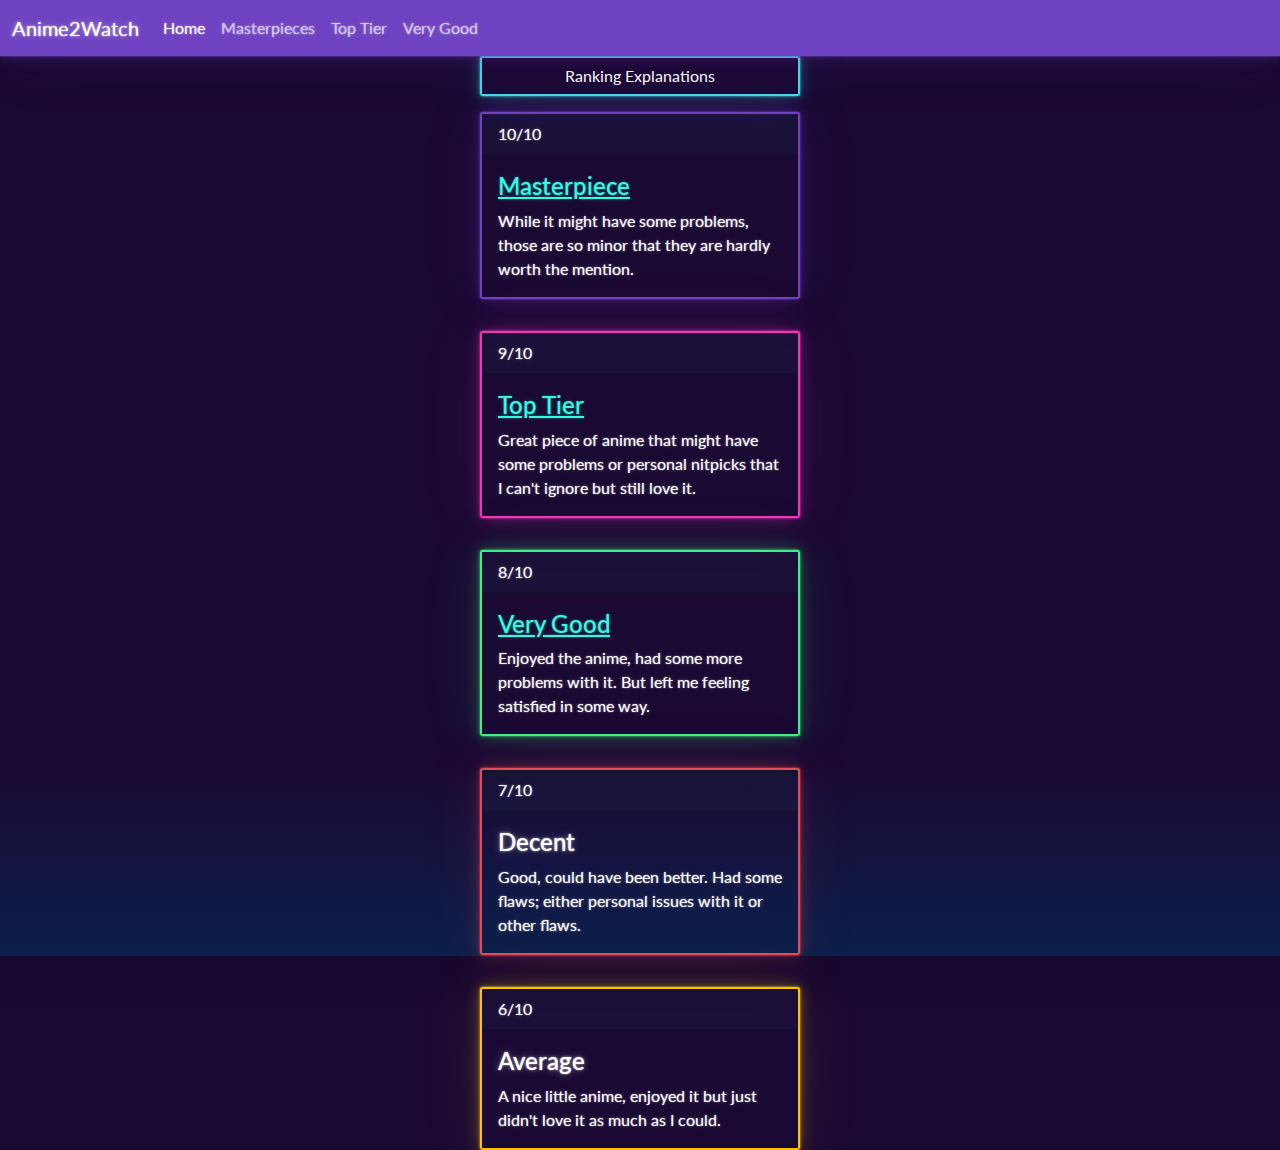
<file: index.html>
<!DOCTYPE html>
<html>
    <head>
        <meta charset="utf-8">
        <meta http-equiv="X-UA-Compatible" content="IE=edge">
        <title>Anime2Watch</title>
        <meta name="description" content="">
        <meta name="viewport" content="width=device-width, initial-scale=1">
        <link rel="stylesheet" href="bootstrap.css">
        <link href="https://cdn.jsdelivr.net/npm/bootstrap@5.3.2/dist/css/bootstrap.min.css">
        <script src="https://cdn.jsdelivr.net/npm/bootstrap@5.3.2/dist/js/bootstrap.bundle.min.js" integrity="sha384-C6RzsynM9kWDrMNeT87bh95OGNyZPhcTNXj1NW7RuBCsyN/o0jlpcV8Qyq46cDfL" crossorigin="anonymous"></script>
        <nav class="navbar navbar-expand-lg bg-primary" data-bs-theme="dark">
            <div class="container-fluid">
              <a class="navbar-brand" href="#">Anime2Watch</a>
              <button class="navbar-toggler" type="button" data-bs-toggle="collapse" data-bs-target="#navbarColor01" aria-controls="navbarColor01" aria-expanded="false" aria-label="Toggle navigation">
                <span class="navbar-toggler-icon"></span>
              </button>
              <div class="collapse navbar-collapse" id="navbarColor01">
                <ul class="navbar-nav me-auto">
                  <li class="nav-item">
                    <a class="nav-link active" href="#">Home
                      <span class="visually-hidden">(current)</span>
                    </a>
                  </li>
                  <li class="nav-item">
                    <a class="nav-link" href="indexc.html">Masterpieces</a>
                  </li>
                  <li class="nav-item">
                    <a class="nav-link" href="index2.html">Top Tier</a>
                  </li>
                  <li class="nav-item">
                    <a class="nav-link" href="index3.html">Very Good</a>
                  </li>
                </ul>
              </div>
            </div>
          </nav>
    </head>
    <style>
      .main-page-container {
        display: grid;
        justify-content: center;
        align-items: center;
        height: 100vh;
        gap: 1rem;
      }
    </style>
    <body>
      <div class="main-page-container">
<button type="button" class="btn btn-outline-light">Ranking Explanations</button>
        <div class="card border-primary mb-3" style="max-width: 20rem;">
            <div class="card-header">10/10</div>
            <div class="card-body">
              <h4 class="card-title"><a href="indexc.html">Masterpiece</a></h4>
              <p class="card-text">While it might have some problems, those are so minor that they are hardly worth the mention.</p>
            </div>
          </div>
          <div class="card border-secondary mb-3" style="max-width: 20rem;">
            <div class="card-header">9/10</div>
            <div class="card-body">
              <h4 class="card-title"><a href="index2.html">Top Tier</a></h4>
              <p class="card-text">Great piece of anime that might have some problems or personal nitpicks that I can't ignore but still love it.
            </p>
            </div>
          </div>
          <div class="card border-success mb-3" style="max-width: 20rem;">
            <div class="card-header">8/10</div>
            <div class="card-body">
              <h4 class="card-title"><a href="index3.html">Very Good</a></h4>
              <p class="card-text">Enjoyed the anime, had some more problems with it. But left me feeling satisfied in some way.</p>
            </div>
          </div>
          <div class="card border-danger mb-3" style="max-width: 20rem;">
            <div class="card-header">7/10</div>
            <div class="card-body">
              <h4 class="card-title"><a href=""></a>Decent</h4>
              <p class="card-text">Good, could have been better. Had some flaws; either personal issues with it or other flaws.</p>
            </div>
          </div>
          <div class="card border-warning mb-3" style="max-width: 20rem;">
            <div class="card-header">6/10</div>
            <div class="card-body">
              <h4 class="card-title">Average</h4>
              <p class="card-text">A nice little anime, enjoyed it but just didn't love it as much as I could.</p>
            </div>
          </div>
        </div>
    </body>
</html>
</file>
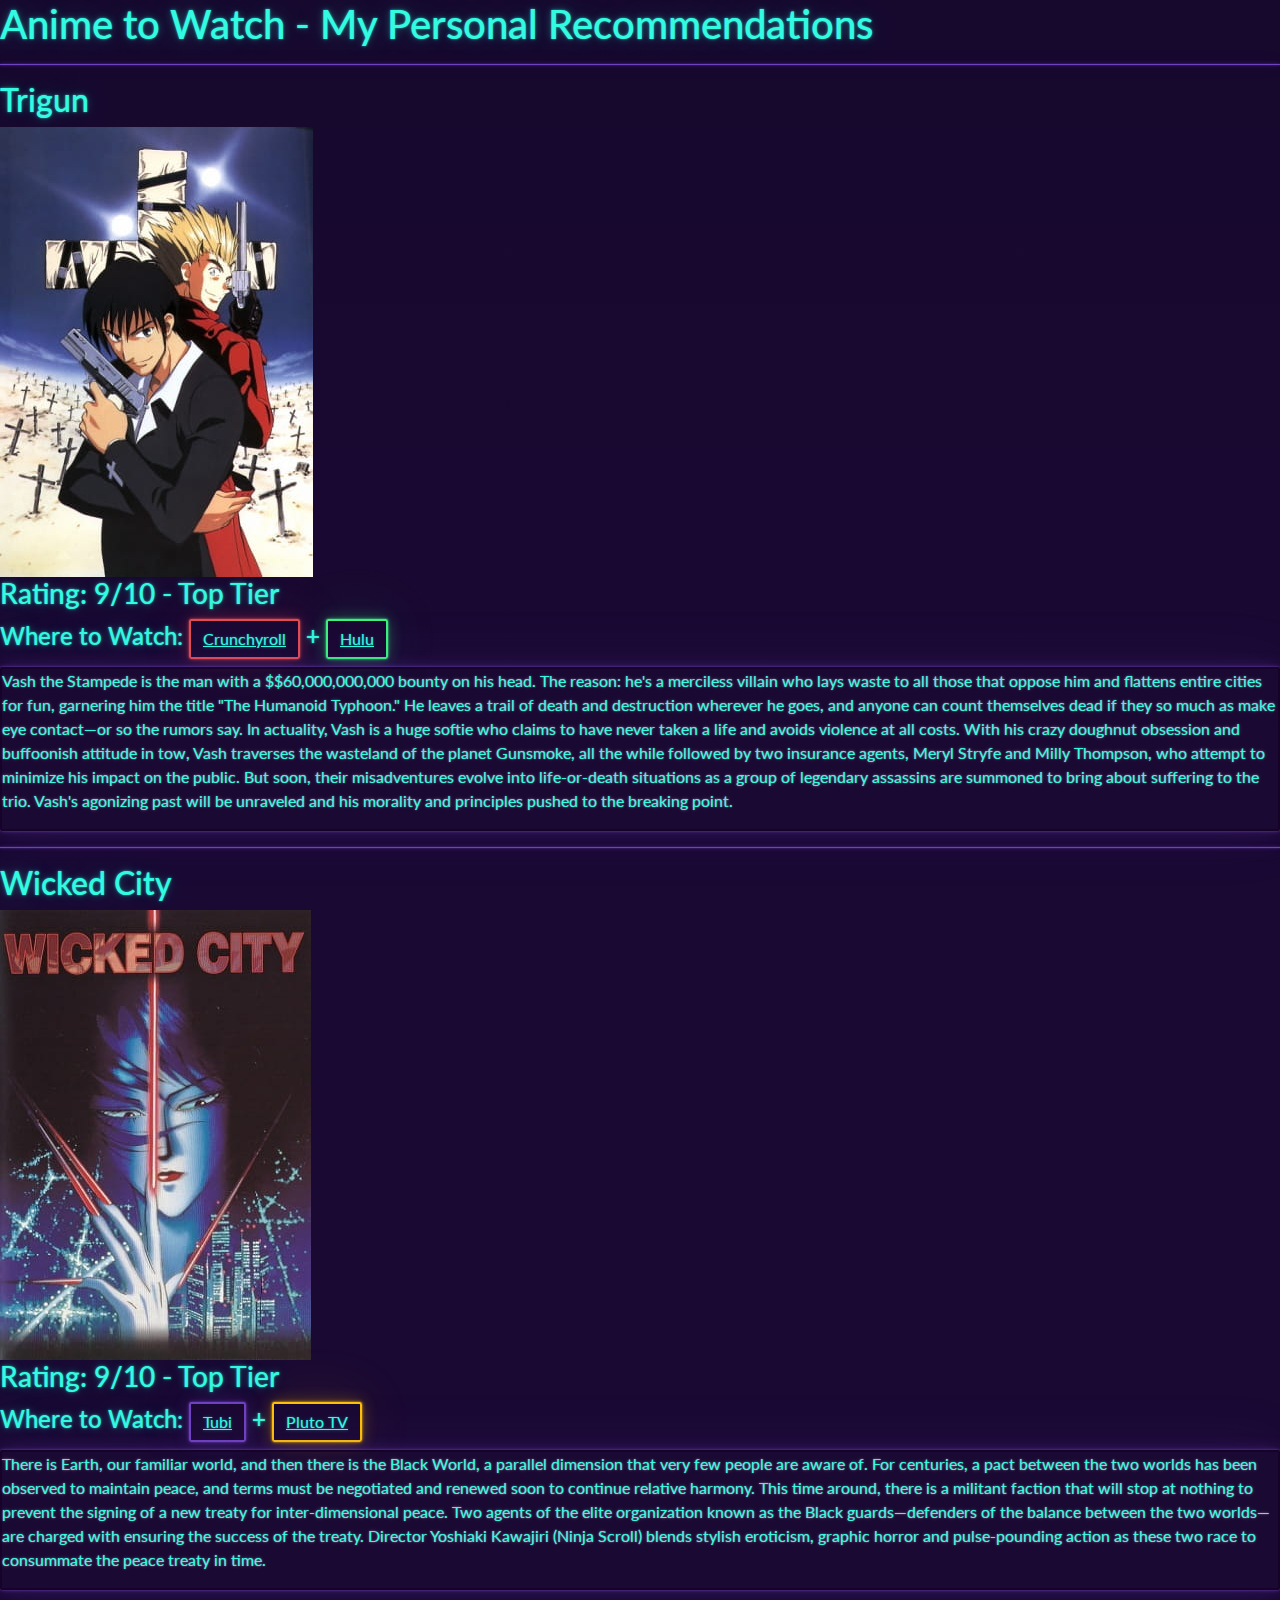
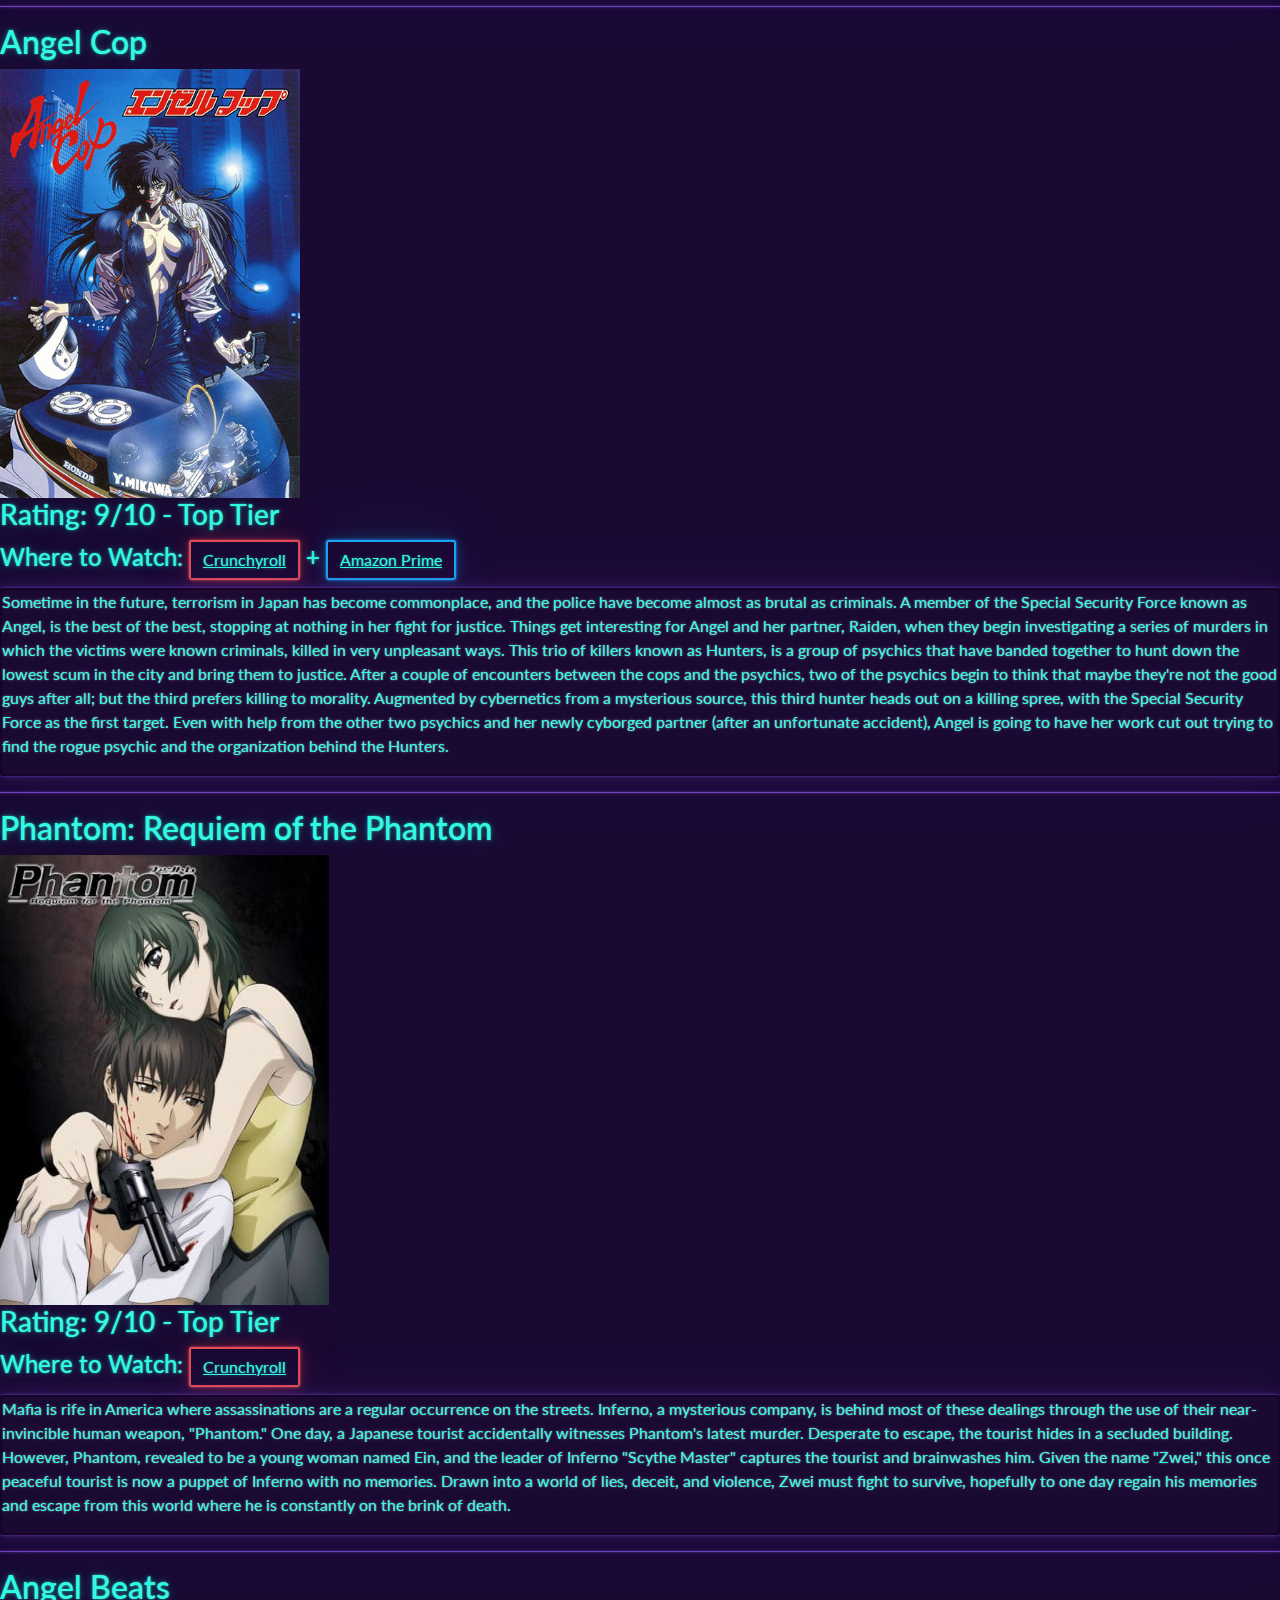
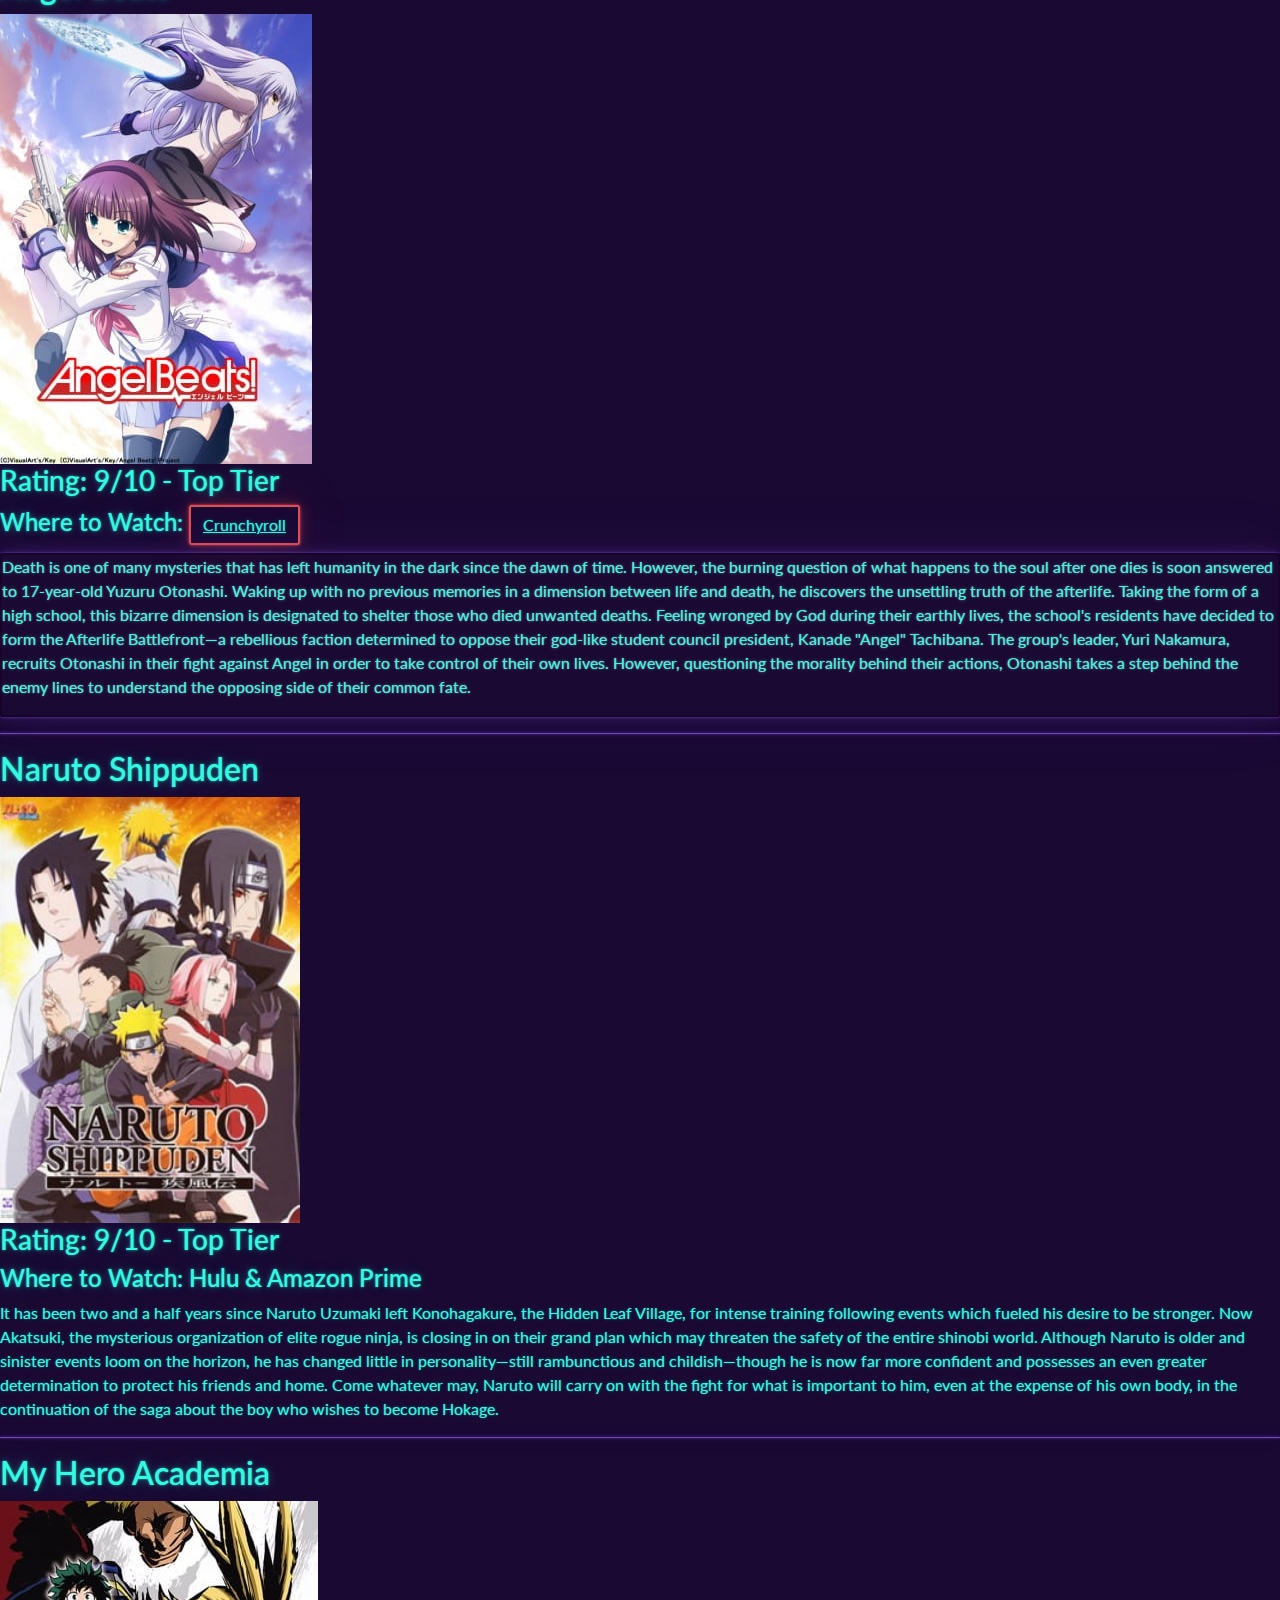
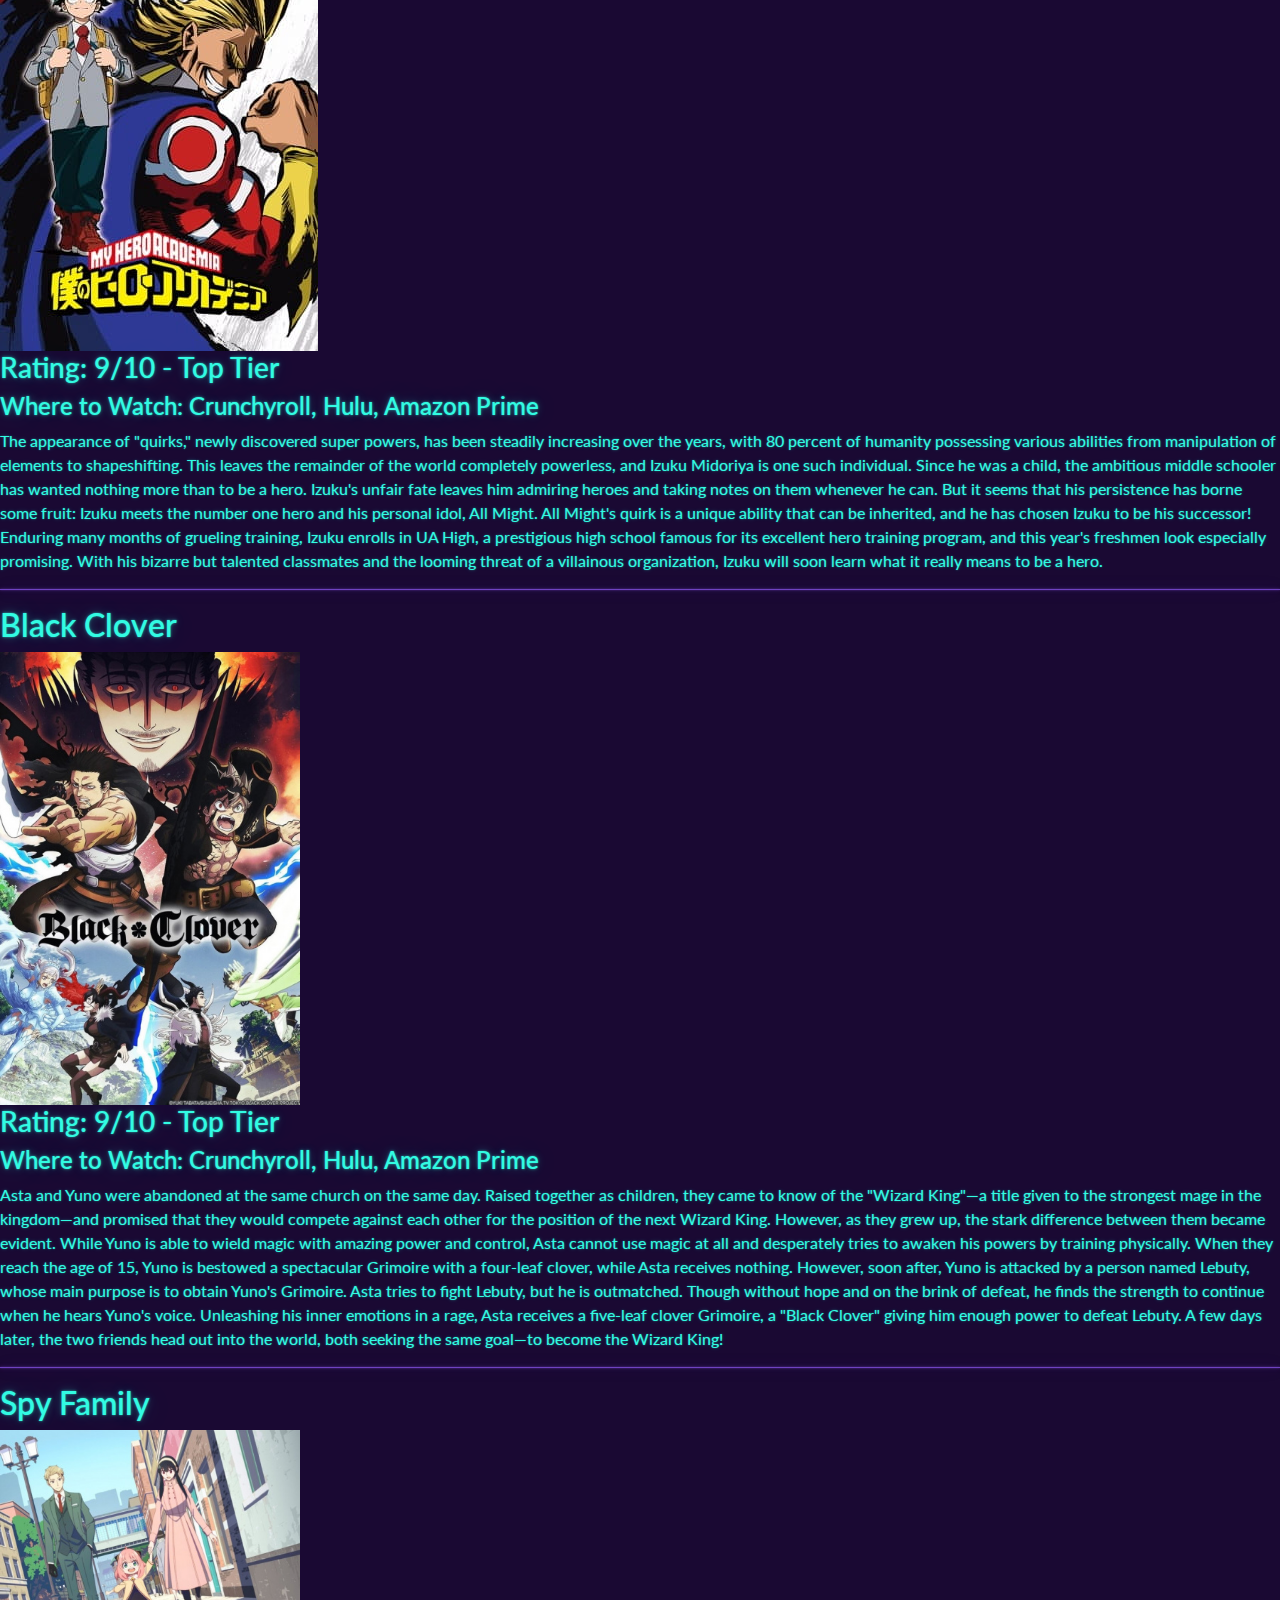
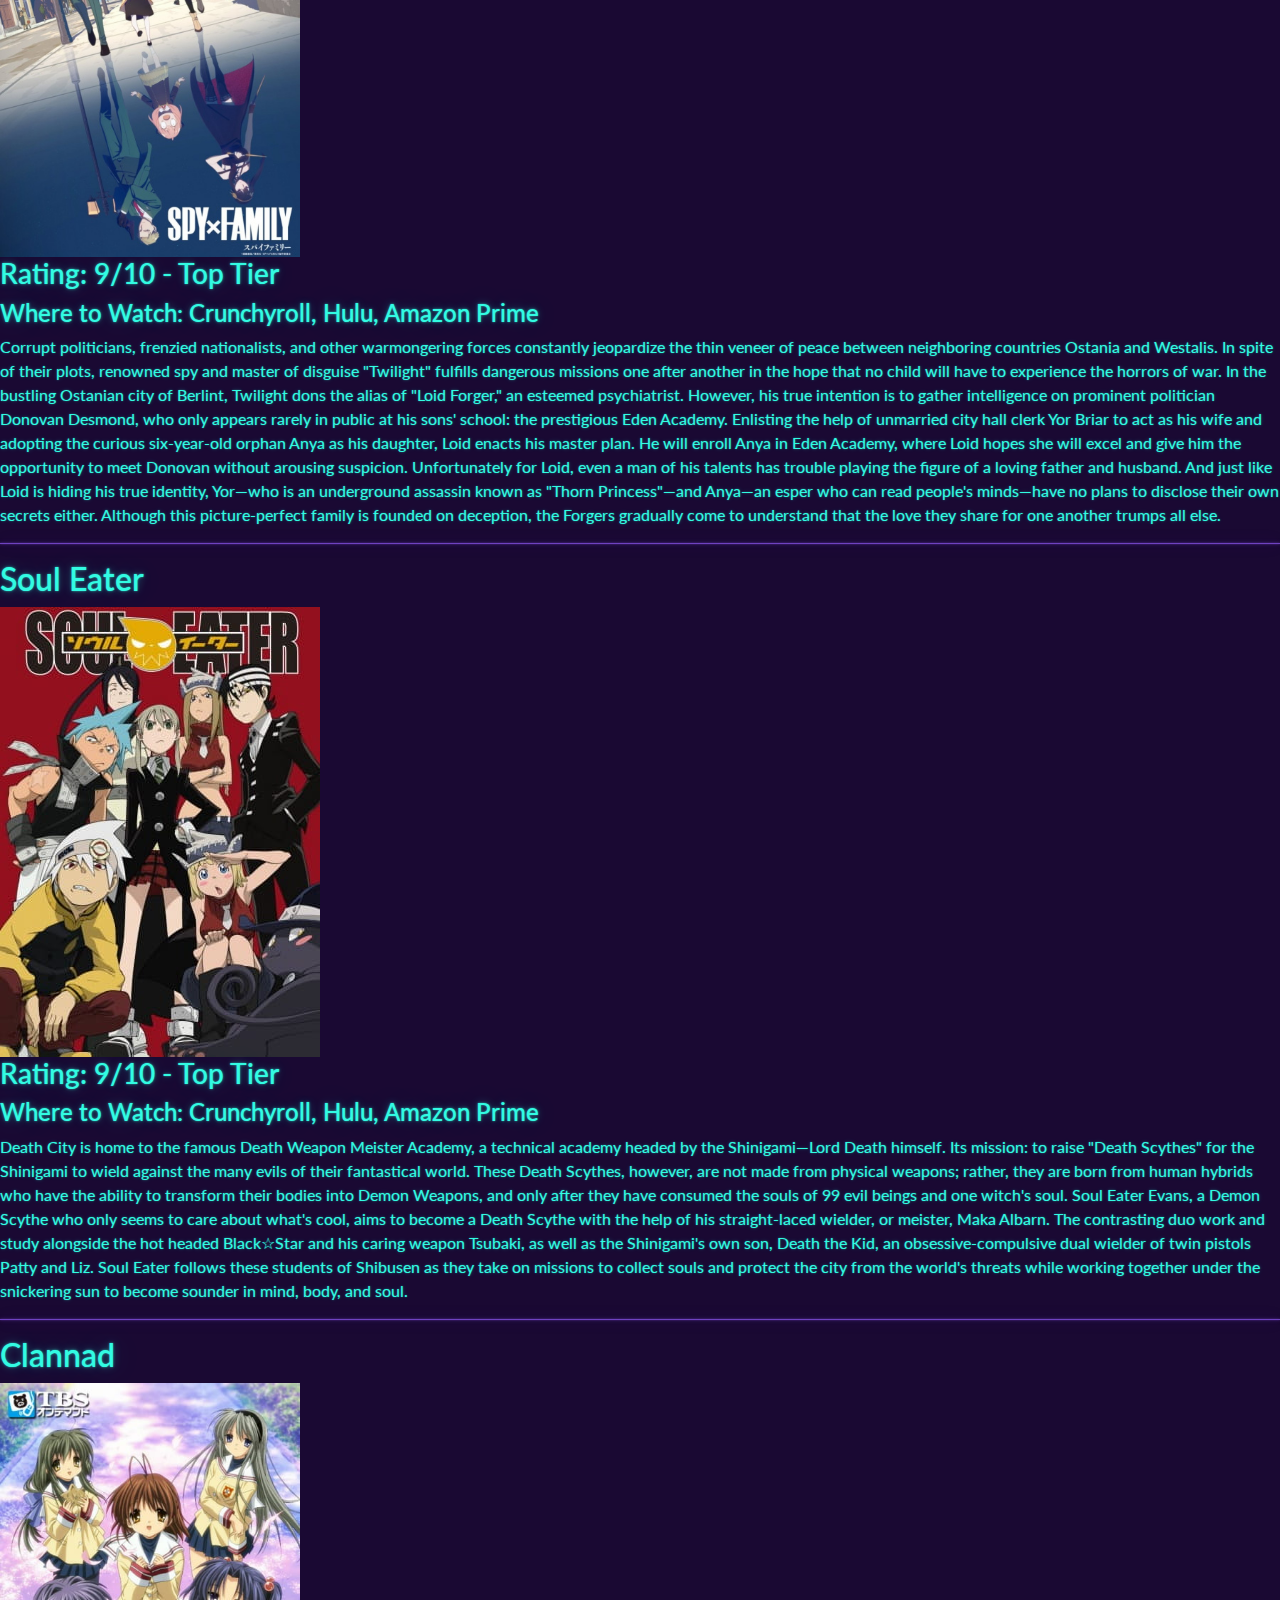
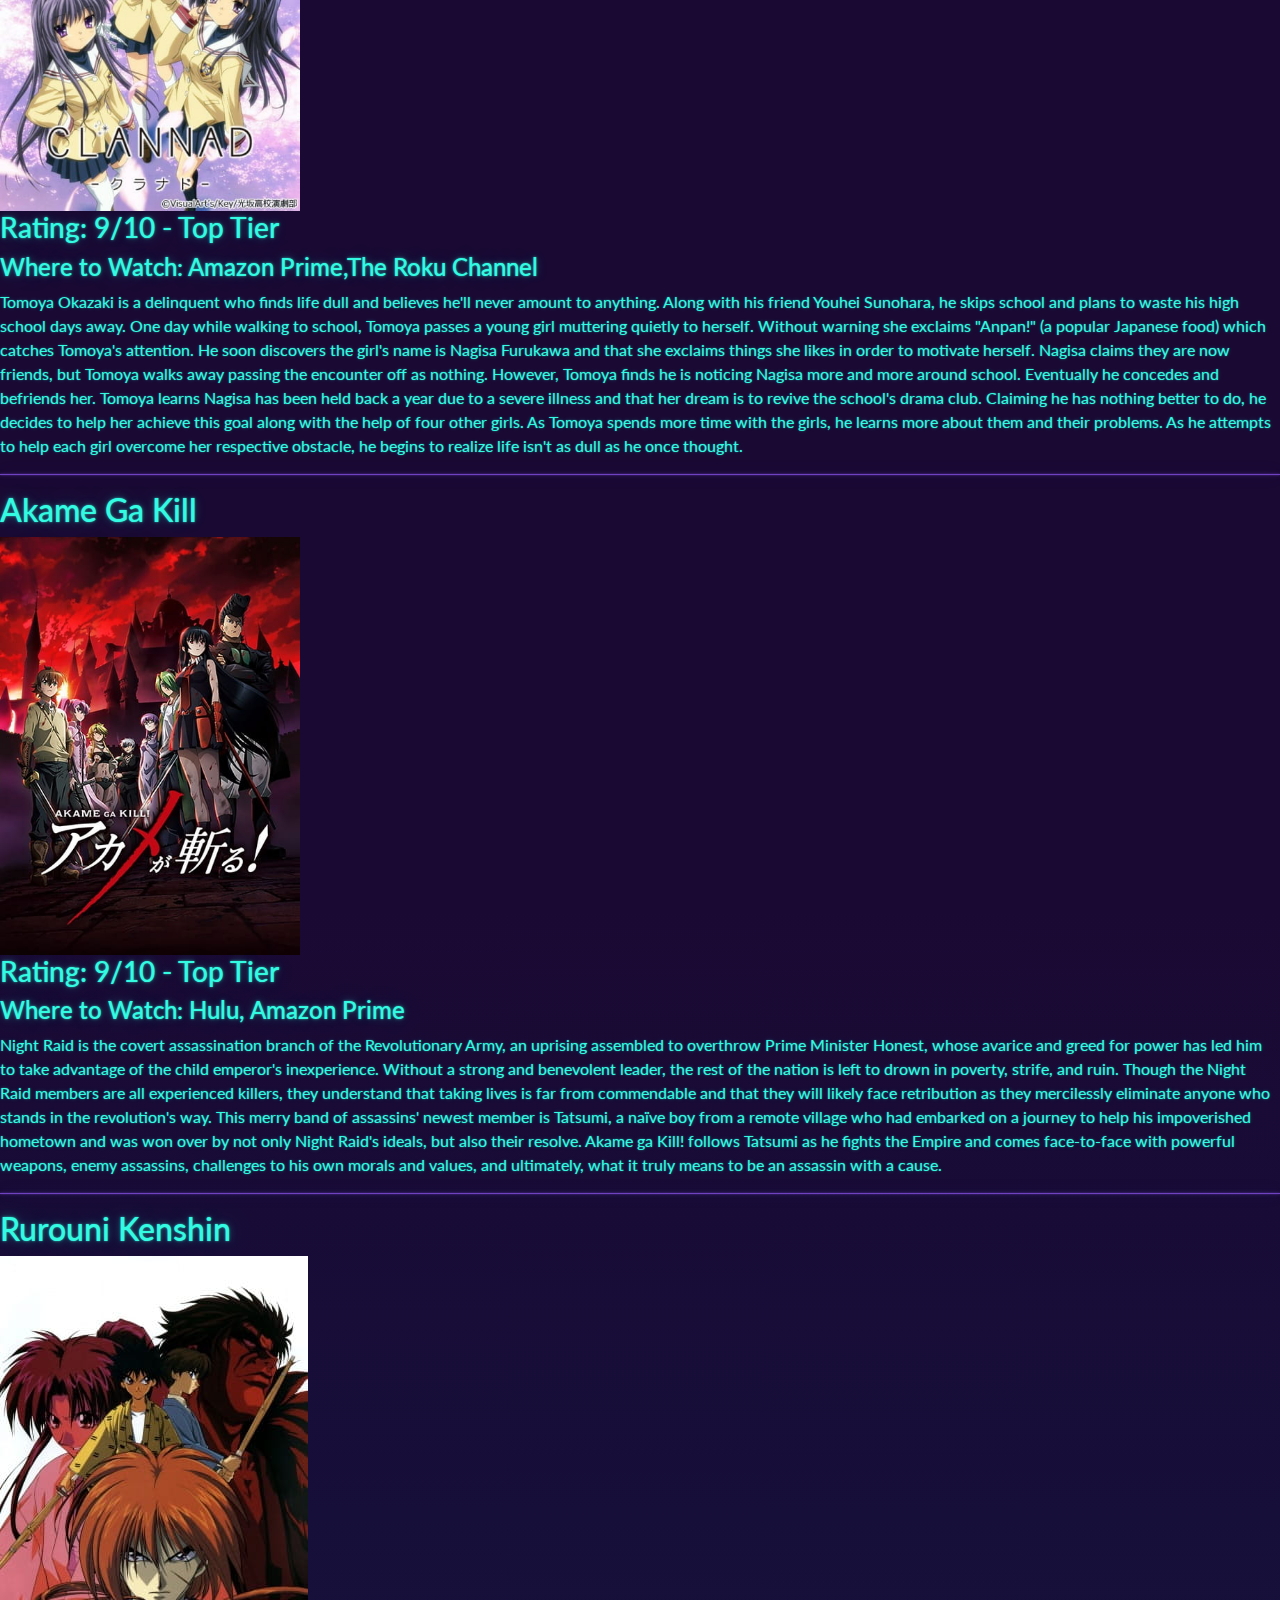
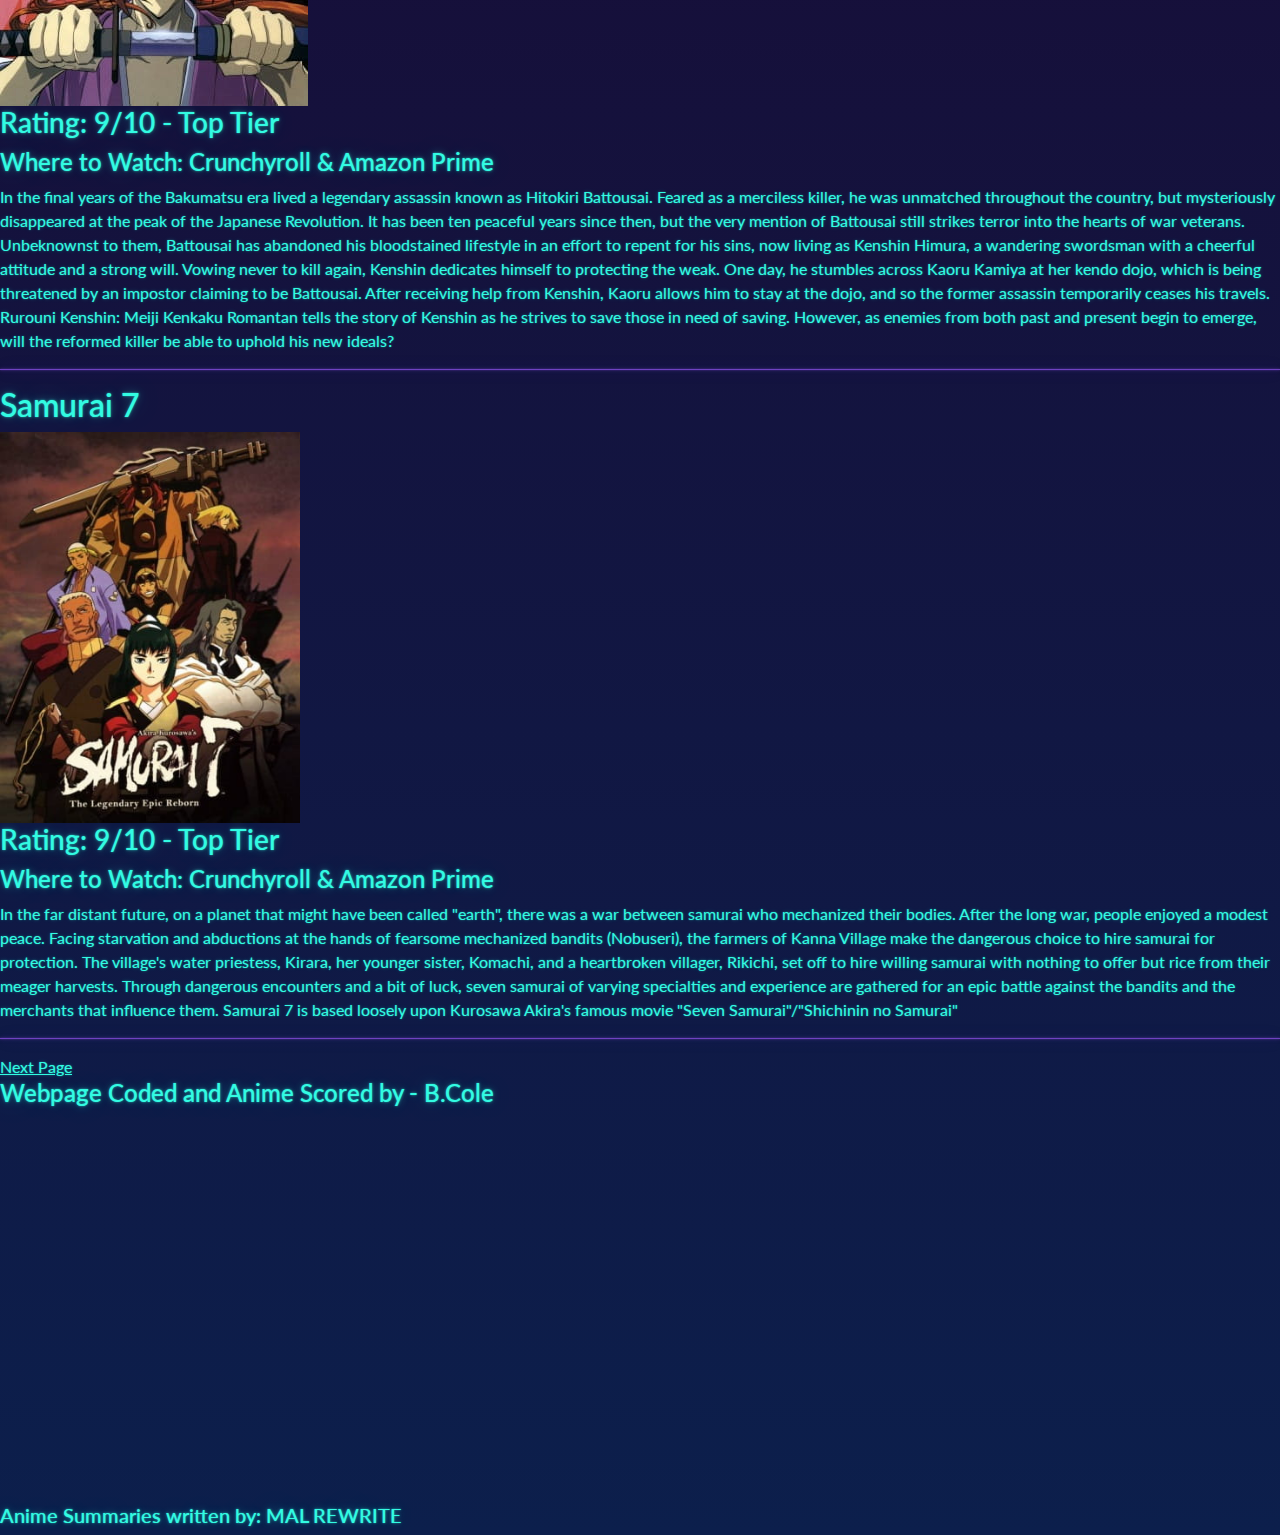
<file: index2.html>
<!DOCTYPE html>
<html>
    <head>
        <meta charset="utf-8">
        <meta http-equiv="X-UA-Compatible" content="IE=edge">
        <title>Anime to Watch</title>
        <link rel="stylesheet" href="bootstrap.css">
    </head>
    <body>
        <h1 class="page-title">Anime to Watch - My Personal Recommendations</h1>
        <hr />
        <h2 class="anime-title">Trigun</h2>
        <div class="image">
            <img src="images/Trigun.jpeg">
        </div>
        <div class="text">
            <h3 class="rating">Rating: 9/10 - Top Tier</h3>
            <h4 class="where">Where to Watch: <button type="button" class="btn btn-outline-danger"><a href="https://www.crunchyroll.com/series/GYP58QMMY/trigun?utm_campaign=media_actions&utm_medium=deep_link&utm_source=google">Crunchyroll</a></button> + <button type="button" class="btn btn-outline-success"><a href="https://www.hulu.com/series/f9f63478-8246-4cbb-b2f1-96c4354ff9c6">Hulu</a></button></h4>
            <div class="card border-dark mb-3">
            <p class="animesum">Vash the Stampede is the man with a $$60,000,000,000 bounty on his head. The reason: he's a merciless villain who lays waste to all those that oppose him and flattens entire cities for fun, garnering him the title "The Humanoid Typhoon." He leaves a trail of death and destruction wherever he goes, and anyone can count themselves dead if they so much as make eye contact—or so the rumors say. In actuality, Vash is a huge softie who claims to have never taken a life and avoids violence at all costs.

                
                With his crazy doughnut obsession and buffoonish attitude in tow, Vash traverses the wasteland of the planet Gunsmoke, all the while followed by two insurance agents, Meryl Stryfe and Milly Thompson, who attempt to minimize his impact on the public. But soon, their misadventures evolve into life-or-death situations as a group of legendary assassins are summoned to bring about suffering to the trio. Vash's agonizing past will be unraveled and his morality and principles pushed to the breaking point.</p>
            </div>
            </div>
        <hr />
        <h2 class="anime-title">Wicked City</h2>
        <div class="image">
            <img src="images/Wicked City.jpeg">
        </div>
        <h3 class="rating">Rating: 9/10 - Top Tier</h3>
        <h4 class="where">Where to Watch: <button type="button" class="btn btn-outline-primary"><a href="https://tubitv.com/movies/478276/wicked-city?start=true&tracking=google-feed&utm_source=google-feed">Tubi</a></button> + <button type="button" class="btn btn-outline-warning"><a href="https://pluto.tv/en/on-demand/movies/5bc8ad8260d90d9795a0cbdf?utm_medium=textsearch&utm_source=google">Pluto TV</a></button></h4>
        <div class="card border-dark mb-3">
        <p class="animesum">There is Earth, our familiar world, and then there is the Black World, a parallel dimension that very few people are aware of. For centuries, a pact between the two worlds has been observed to maintain peace, and terms must be negotiated and renewed soon to continue relative harmony.

            This time around, there is a militant faction that will stop at nothing to prevent the signing of a new treaty for inter-dimensional peace. Two agents of the elite organization known as the Black guards—defenders of the balance between the two worlds—are charged with ensuring the success of the treaty.
            
            Director Yoshiaki Kawajiri (Ninja Scroll) blends stylish eroticism, graphic horror and pulse-pounding action as these two race to consummate the peace treaty in time.
        </p>
        </div>
        <hr />
        <h2 class="anime-title">Angel Cop</h2>
        <div class="image">
            <img src="images/Angel Cop.jpeg" width="300">
        </div>
        <h3 class="rating">Rating: 9/10 - Top Tier</h3>
        <h4 class="where">Where to Watch: <button type="button" class="btn btn-outline-danger"><a href="https://www.crunchyroll.com/series/G24H1NWNJ/angel-cop?utm_campaign=media_actions&utm_medium=deep_link&utm_source=google">Crunchyroll</a></button> + <button type="button" class="btn btn-outline-info"><a href="https://www.amazon.com/gp/video/detail/amzn1.dv.gti.ddfc98d5-2519-433b-97eb-848b9db0ebbb?autoplay=0&ref_=atv_cf_strg_wb">Amazon Prime</a></button></h4>
        <div class="card border-dark mb-3">
        <p class="animesum">Sometime in the future, terrorism in Japan has become commonplace, and the police have become almost as brutal as criminals. A member of the Special Security Force known as Angel, is the best of the best, stopping at nothing in her fight for justice.

            Things get interesting for Angel and her partner, Raiden, when they begin investigating a series of murders in which the victims were known criminals, killed in very unpleasant ways. This trio of killers known as Hunters, is a group of psychics that have banded together to hunt down the lowest scum in the city and bring them to justice.
            
            After a couple of encounters between the cops and the psychics, two of the psychics begin to think that maybe they're not the good guys after all; but the third prefers killing to morality. Augmented by cybernetics from a mysterious source, this third hunter heads out on a killing spree, with the Special Security Force as the first target.
            
            Even with help from the other two psychics and her newly cyborged partner (after an unfortunate accident), Angel is going to have her work cut out trying to find the rogue psychic and the organization behind the Hunters.
        </p>
        </div>
        <hr />
        <h2 class="anime-title">Phantom: Requiem of the Phantom</h2>
        <div class="image">
            <img src="images/Phantom.jpeg">
        </div>
        <div class="text">
            <h3 class="rating">Rating: 9/10 - Top Tier</h3>
            <h4 class="where">Where to Watch: <button type="button" class="btn btn-outline-danger"><a href="https://www.crunchyroll.com/series/GREXE97QY/phantom-requiem-for-the-phantom?utm_campaign=media_actions&utm_medium=deep_link&utm_source=google">Crunchyroll</a></button></h4>
            <div class="card border-dark mb-3">
            <p class="animesum">Mafia is rife in America where assassinations are a regular occurrence on the streets. Inferno, a mysterious company, is behind most of these dealings through the use of their near-invincible human weapon, "Phantom."

                One day, a Japanese tourist accidentally witnesses Phantom's latest murder. Desperate to escape, the tourist hides in a secluded building. However, Phantom, revealed to be a young woman named Ein, and the leader of Inferno "Scythe Master" captures the tourist and brainwashes him.
                
                Given the name "Zwei," this once peaceful tourist is now a puppet of Inferno with no memories. Drawn into a world of lies, deceit, and violence, Zwei must fight to survive, hopefully to one day regain his memories and escape from this world where he is constantly on the brink of death.
            </p>
        </div>
        </div>
        <hr />
        <h2 class="anime-title">Angel Beats</h2>
        <div class="image">
            <img src="images/Angel Beats.jpeg">
        </div>
        <div class="text">
            <h3 class="rating">Rating: 9/10 - Top Tier</h3>
            <h4 class="where">Where to Watch: <button type="button" class="btn btn-outline-danger"><a href="https://www.crunchyroll.com/series/GY49PW7QR/angel-beats?utm_campaign=media_actions&utm_medium=deep_link&utm_source=google">Crunchyroll</a></button></h4>
            <div class="card border-dark mb-3">
            <p class="animesum">Death is one of many mysteries that has left humanity in the dark since the dawn of time. However, the burning question of what happens to the soul after one dies is soon answered to 17-year-old Yuzuru Otonashi. Waking up with no previous memories in a dimension between life and death, he discovers the unsettling truth of the afterlife.

                Taking the form of a high school, this bizarre dimension is designated to shelter those who died unwanted deaths. Feeling wronged by God during their earthly lives, the school's residents have decided to form the Afterlife Battlefront—a rebellious faction determined to oppose their god-like student council president, Kanade "Angel" Tachibana. The group's leader, Yuri Nakamura, recruits Otonashi in their fight against Angel in order to take control of their own lives. However, questioning the morality behind their actions, Otonashi takes a step behind the enemy lines to understand the opposing side of their common fate.
            </p>
        </div>
        </div>
        <hr />
        <h2 class="anime-title">Naruto Shippuden</h2>
        <div class="image">
            <img src="images/Naruto Shipp.jpeg" width="300">
        </div>
        <div class="text">
            <h3 class="rating">Rating: 9/10 - Top Tier</h3>
            <h4 class="where">Where to Watch: Hulu & Amazon Prime</h4>
            <p class="animesum">It has been two and a half years since Naruto Uzumaki left Konohagakure, the Hidden Leaf Village, for intense training following events which fueled his desire to be stronger. Now Akatsuki, the mysterious organization of elite rogue ninja, is closing in on their grand plan which may threaten the safety of the entire shinobi world.

                Although Naruto is older and sinister events loom on the horizon, he has changed little in personality—still rambunctious and childish—though he is now far more confident and possesses an even greater determination to protect his friends and home. Come whatever may, Naruto will carry on with the fight for what is important to him, even at the expense of his own body, in the continuation of the saga about the boy who wishes to become Hokage.
            </p>
        </div>
        <hr />
        <h2 class="anime-title">My Hero Academia</h2>
        <div class="image">
            <img src="images/My Hero Academia.jpeg">
        </div>
        <div class="text">
            <h3 class="rating">Rating: 9/10 - Top Tier</h3>
            <h4 class="where">Where to Watch: Crunchyroll, Hulu, Amazon Prime</h4>
            <p class="animesum">The appearance of "quirks," newly discovered super powers, has been steadily increasing over the years, with 80 percent of humanity possessing various abilities from manipulation of elements to shapeshifting. This leaves the remainder of the world completely powerless, and Izuku Midoriya is one such individual.

                Since he was a child, the ambitious middle schooler has wanted nothing more than to be a hero. Izuku's unfair fate leaves him admiring heroes and taking notes on them whenever he can. But it seems that his persistence has borne some fruit: Izuku meets the number one hero and his personal idol, All Might. All Might's quirk is a unique ability that can be inherited, and he has chosen Izuku to be his successor!
                
                Enduring many months of grueling training, Izuku enrolls in UA High, a prestigious high school famous for its excellent hero training program, and this year's freshmen look especially promising. With his bizarre but talented classmates and the looming threat of a villainous organization, Izuku will soon learn what it really means to be a hero.
            </p>
        </div>
        <hr />
        <h2 class="anime-title">Black Clover</h2>
        <div class="image">
            <img src="images/Black Clover.jpeg" width="300">
        </div>
        <div class="text">
            <h3 class="rating">Rating: 9/10 - Top Tier</h3>
            <h4 class="where">Where to Watch: Crunchyroll, Hulu, Amazon Prime</h4>
            <p class="animesum">Asta and Yuno were abandoned at the same church on the same day. Raised together as children, they came to know of the "Wizard King"—a title given to the strongest mage in the kingdom—and promised that they would compete against each other for the position of the next Wizard King. However, as they grew up, the stark difference between them became evident. While Yuno is able to wield magic with amazing power and control, Asta cannot use magic at all and desperately tries to awaken his powers by training physically.

                When they reach the age of 15, Yuno is bestowed a spectacular Grimoire with a four-leaf clover, while Asta receives nothing. However, soon after, Yuno is attacked by a person named Lebuty, whose main purpose is to obtain Yuno's Grimoire. Asta tries to fight Lebuty, but he is outmatched. Though without hope and on the brink of defeat, he finds the strength to continue when he hears Yuno's voice. Unleashing his inner emotions in a rage, Asta receives a five-leaf clover Grimoire, a "Black Clover" giving him enough power to defeat Lebuty. A few days later, the two friends head out into the world, both seeking the same goal—to become the Wizard King!
            </p>
        </div>
        <hr />
        <h2 class="anime-title">Spy Family</h2>
        <div class="image">
            <img src="images/spy family.jpeg" width="300">
        </div>
        <div class="text">
            <h3 class="rating">Rating: 9/10 - Top Tier</h3>
            <h4 class="where">Where to Watch: Crunchyroll, Hulu, Amazon Prime</h4>
            <p class="animesum">Corrupt politicians, frenzied nationalists, and other warmongering forces constantly jeopardize the thin veneer of peace between neighboring countries Ostania and Westalis. In spite of their plots, renowned spy and master of disguise "Twilight" fulfills dangerous missions one after another in the hope that no child will have to experience the horrors of war.

                In the bustling Ostanian city of Berlint, Twilight dons the alias of "Loid Forger," an esteemed psychiatrist. However, his true intention is to gather intelligence on prominent politician Donovan Desmond, who only appears rarely in public at his sons' school: the prestigious Eden Academy. Enlisting the help of unmarried city hall clerk Yor Briar to act as his wife and adopting the curious six-year-old orphan Anya as his daughter, Loid enacts his master plan. He will enroll Anya in Eden Academy, where Loid hopes she will excel and give him the opportunity to meet Donovan without arousing suspicion.
                
                Unfortunately for Loid, even a man of his talents has trouble playing the figure of a loving father and husband. And just like Loid is hiding his true identity, Yor—who is an underground assassin known as "Thorn Princess"—and Anya—an esper who can read people's minds—have no plans to disclose their own secrets either. Although this picture-perfect family is founded on deception, the Forgers gradually come to understand that the love they share for one another trumps all else.
            </p>
        </div>
        <hr />
    <h2 class="anime-title">Soul Eater</h2>
    <div class="image">
        <img src="images/Soul Eater.jpeg">
    </div>
    <div class="text">
        <h3 class="rating">Rating: 9/10 - Top Tier</h3>
        <h4 class="where">Where to Watch: Crunchyroll, Hulu, Amazon Prime</h4>
        <p class="animesum">Death City is home to the famous Death Weapon Meister Academy, a technical academy headed by the Shinigami—Lord Death himself. Its mission: to raise "Death Scythes" for the Shinigami to wield against the many evils of their fantastical world. These Death Scythes, however, are not made from physical weapons; rather, they are born from human hybrids who have the ability to transform their bodies into Demon Weapons, and only after they have consumed the souls of 99 evil beings and one witch's soul.

            Soul Eater Evans, a Demon Scythe who only seems to care about what's cool, aims to become a Death Scythe with the help of his straight-laced wielder, or meister, Maka Albarn. The contrasting duo work and study alongside the hot headed Black☆Star and his caring weapon Tsubaki, as well as the Shinigami's own son, Death the Kid, an obsessive-compulsive dual wielder of twin pistols Patty and Liz.
            
            Soul Eater follows these students of Shibusen as they take on missions to collect souls and protect the city from the world's threats while working together under the snickering sun to become sounder in mind, body, and soul.
        </p>
        <hr />
    </div>
    <h2 class="anime-title">Clannad</h2>
        <div class="image">
            <img src="images/clannad.jpeg" width="300">
        </div>
        <div class="text">
            <h3 class="rating">Rating: 9/10 - Top Tier</h3>
            <h4 class="where">Where to Watch: Amazon Prime,The Roku Channel</h4>
            <p class="animesum">Tomoya Okazaki is a delinquent who finds life dull and believes he'll never amount to anything. Along with his friend Youhei Sunohara, he skips school and plans to waste his high school days away.

                One day while walking to school, Tomoya passes a young girl muttering quietly to herself. Without warning she exclaims "Anpan!" (a popular Japanese food) which catches Tomoya's attention. He soon discovers the girl's name is Nagisa Furukawa and that she exclaims things she likes in order to motivate herself. Nagisa claims they are now friends, but Tomoya walks away passing the encounter off as nothing.
                
                However, Tomoya finds he is noticing Nagisa more and more around school. Eventually he concedes and befriends her. Tomoya learns Nagisa has been held back a year due to a severe illness and that her dream is to revive the school's drama club. Claiming he has nothing better to do, he decides to help her achieve this goal along with the help of four other girls.
                
                As Tomoya spends more time with the girls, he learns more about them and their problems. As he attempts to help each girl overcome her respective obstacle, he begins to realize life isn't as dull as he once thought.</p>
        </div>
        <hr />
        <h2 class="anime-title">Akame Ga Kill</h2>
        <div class="image">
            <img src="images/akame.jpg" width="300">
        </div>
        <div class="text">
            <h3 class="rating">Rating: 9/10 - Top Tier</h3>
            <h4 class="where">Where to Watch: Hulu, Amazon Prime</h4>
            <p class="animesum">Night Raid is the covert assassination branch of the Revolutionary Army, an uprising assembled to overthrow Prime Minister Honest, whose avarice and greed for power has led him to take advantage of the child emperor's inexperience. Without a strong and benevolent leader, the rest of the nation is left to drown in poverty, strife, and ruin. Though the Night Raid members are all experienced killers, they understand that taking lives is far from commendable and that they will likely face retribution as they mercilessly eliminate anyone who stands in the revolution's way.

                This merry band of assassins' newest member is Tatsumi, a naïve boy from a remote village who had embarked on a journey to help his impoverished hometown and was won over by not only Night Raid's ideals, but also their resolve. Akame ga Kill! follows Tatsumi as he fights the Empire and comes face-to-face with powerful weapons, enemy assassins, challenges to his own morals and values, and ultimately, what it truly means to be an assassin with a cause.
            </p>
        </div>
        <hr />
        <h2 class="anime-title">Rurouni Kenshin</h2>
        <div class="image">
            <img src="images/Rurouni.jpeg">
        </div>
        <div class="text">
            <h3 class="rating">Rating: 9/10 - Top Tier</h3>
            <h4 class="where">Where to Watch: Crunchyroll & Amazon Prime</h4>
            <p class="animesum">In the final years of the Bakumatsu era lived a legendary assassin known as Hitokiri Battousai. Feared as a merciless killer, he was unmatched throughout the country, but mysteriously disappeared at the peak of the Japanese Revolution. It has been ten peaceful years since then, but the very mention of Battousai still strikes terror into the hearts of war veterans.

                Unbeknownst to them, Battousai has abandoned his bloodstained lifestyle in an effort to repent for his sins, now living as Kenshin Himura, a wandering swordsman with a cheerful attitude and a strong will. Vowing never to kill again, Kenshin dedicates himself to protecting the weak. One day, he stumbles across Kaoru Kamiya at her kendo dojo, which is being threatened by an impostor claiming to be Battousai. After receiving help from Kenshin, Kaoru allows him to stay at the dojo, and so the former assassin temporarily ceases his travels.
                
                Rurouni Kenshin: Meiji Kenkaku Romantan tells the story of Kenshin as he strives to save those in need of saving. However, as enemies from both past and present begin to emerge, will the reformed killer be able to uphold his new ideals?
            </p>
        </div>
        <hr />
        <h2 class="anime-title">Samurai 7</h2>
        <div class="image">
            <img src="images/Samurai 7.jpeg" width="300">
        </div>
        <div class="text">
            <h3 class="rating">Rating: 9/10 - Top Tier</h3>
            <h4 class="where">Where to Watch: Crunchyroll & Amazon Prime</h4>
            <p class="animesum">In the far distant future, on a planet that might have been called "earth", there was a war between samurai who mechanized their bodies. After the long war, people enjoyed a modest peace.

                Facing starvation and abductions at the hands of fearsome mechanized bandits (Nobuseri), the farmers of Kanna Village make the dangerous choice to hire samurai for protection. The village's water priestess, Kirara, her younger sister, Komachi, and a heartbroken villager, Rikichi, set off to hire willing samurai with nothing to offer but rice from their meager harvests. Through dangerous encounters and a bit of luck, seven samurai of varying specialties and experience are gathered for an epic battle against the bandits and the merchants that influence them.
                
                Samurai 7 is based loosely upon Kurosawa Akira's famous movie "Seven Samurai"/"Shichinin no Samurai"
                
            
            </p>
        </div>
    </body> 
    <footer>
        <hr />
        <a href="index3.html">Next Page</a>
        <h4 class="where">Webpage Coded and Anime Scored by - B.Cole</h4>
        <iframe src="https://giphy.com/embed/4DVlrueIov5e" width="300" height="365" frameBorder="0" class="giphy-embed" allowFullScreen></iframe><p><a href="https://giphy.com/gifs/yu-hakusho-kurama-hiei-4DVlrueIov5e"></a></p>
        <h5 class="where">Anime Summaries written by: MAL REWRITE</h5>
    </footer>
</html>
</file>
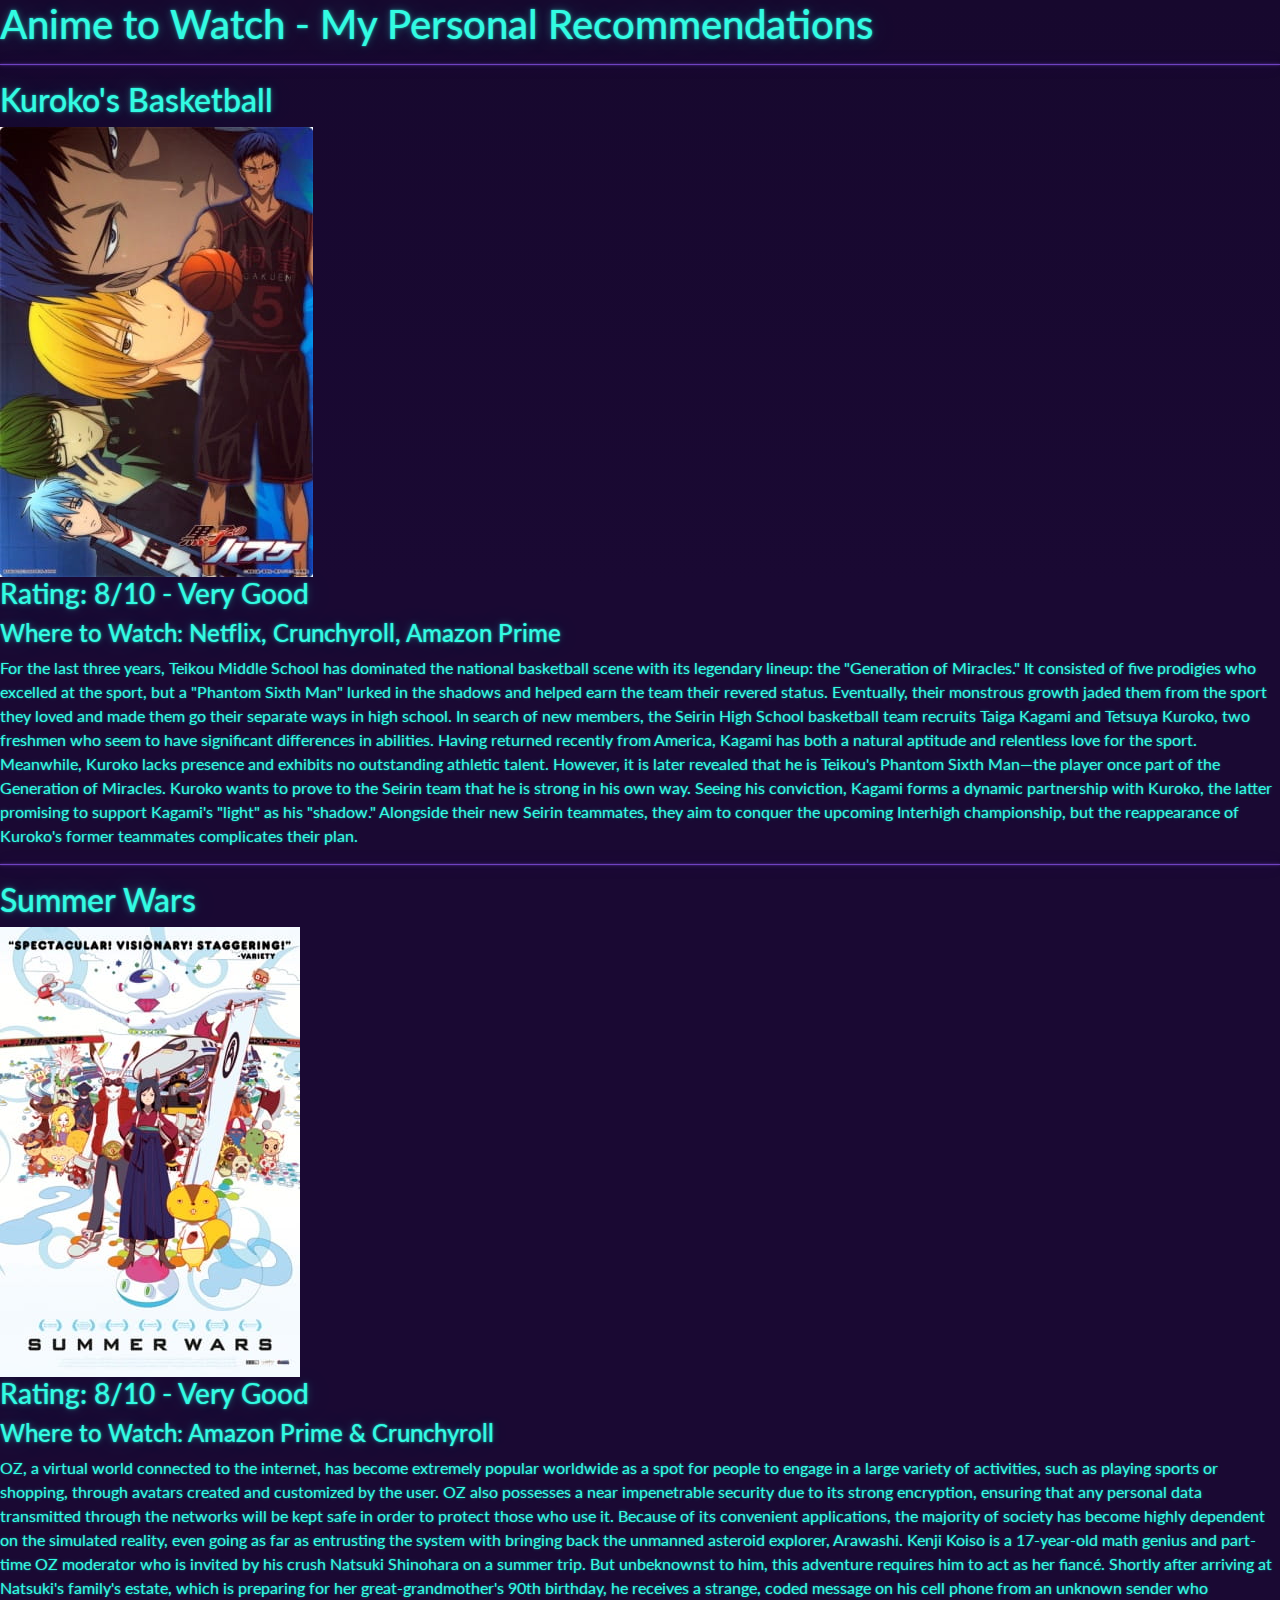
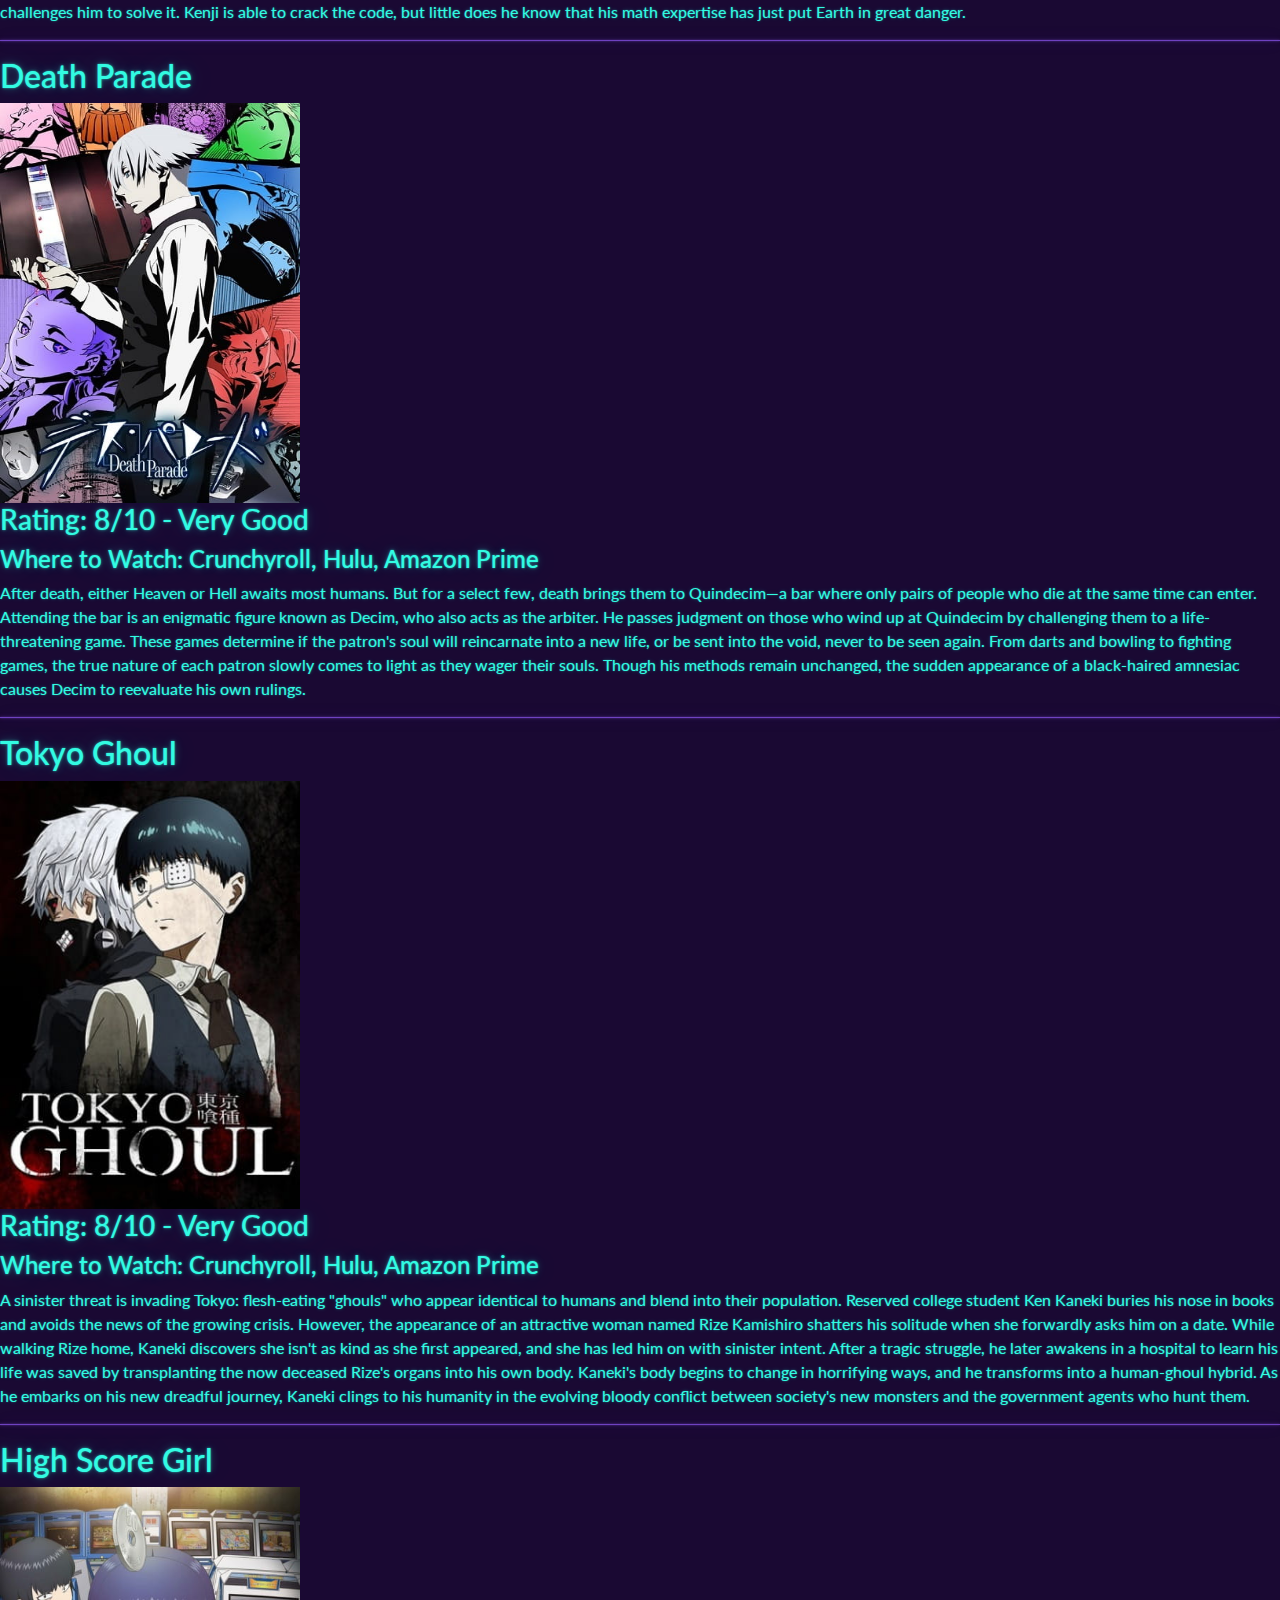
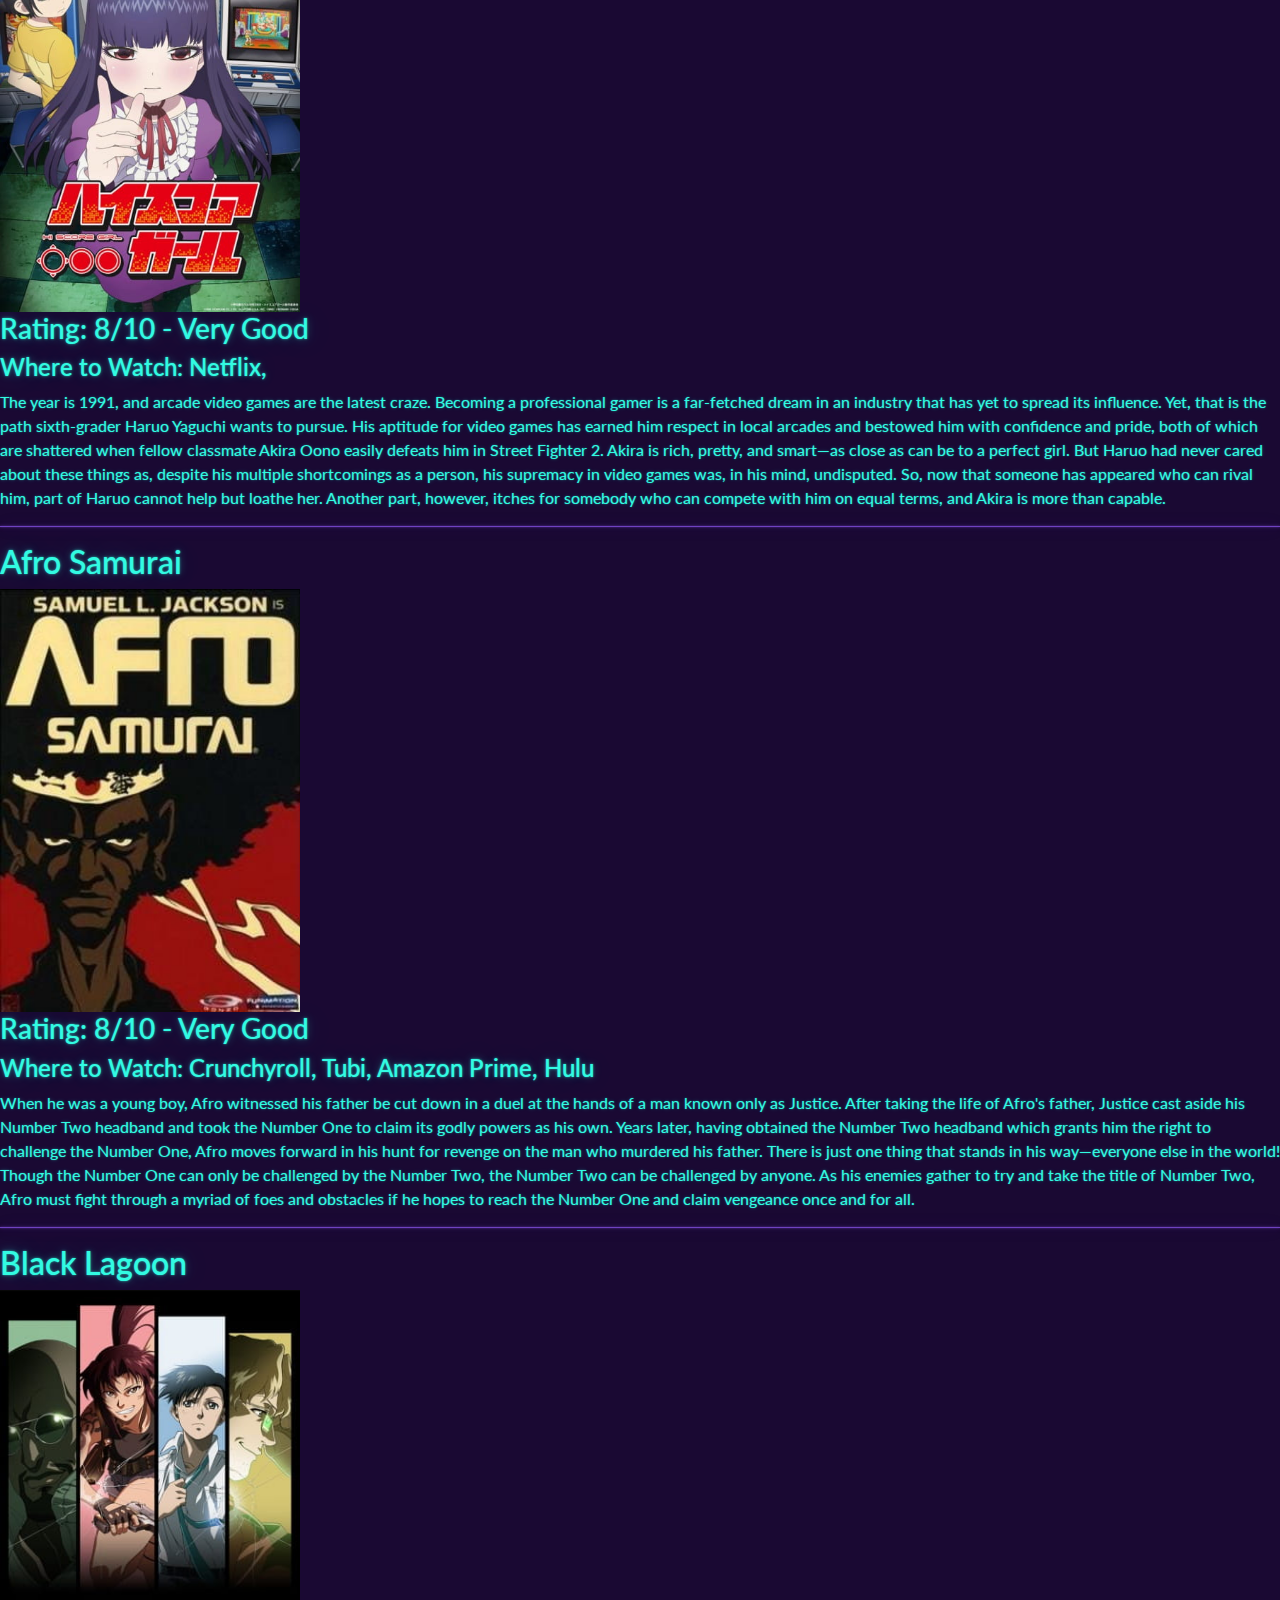
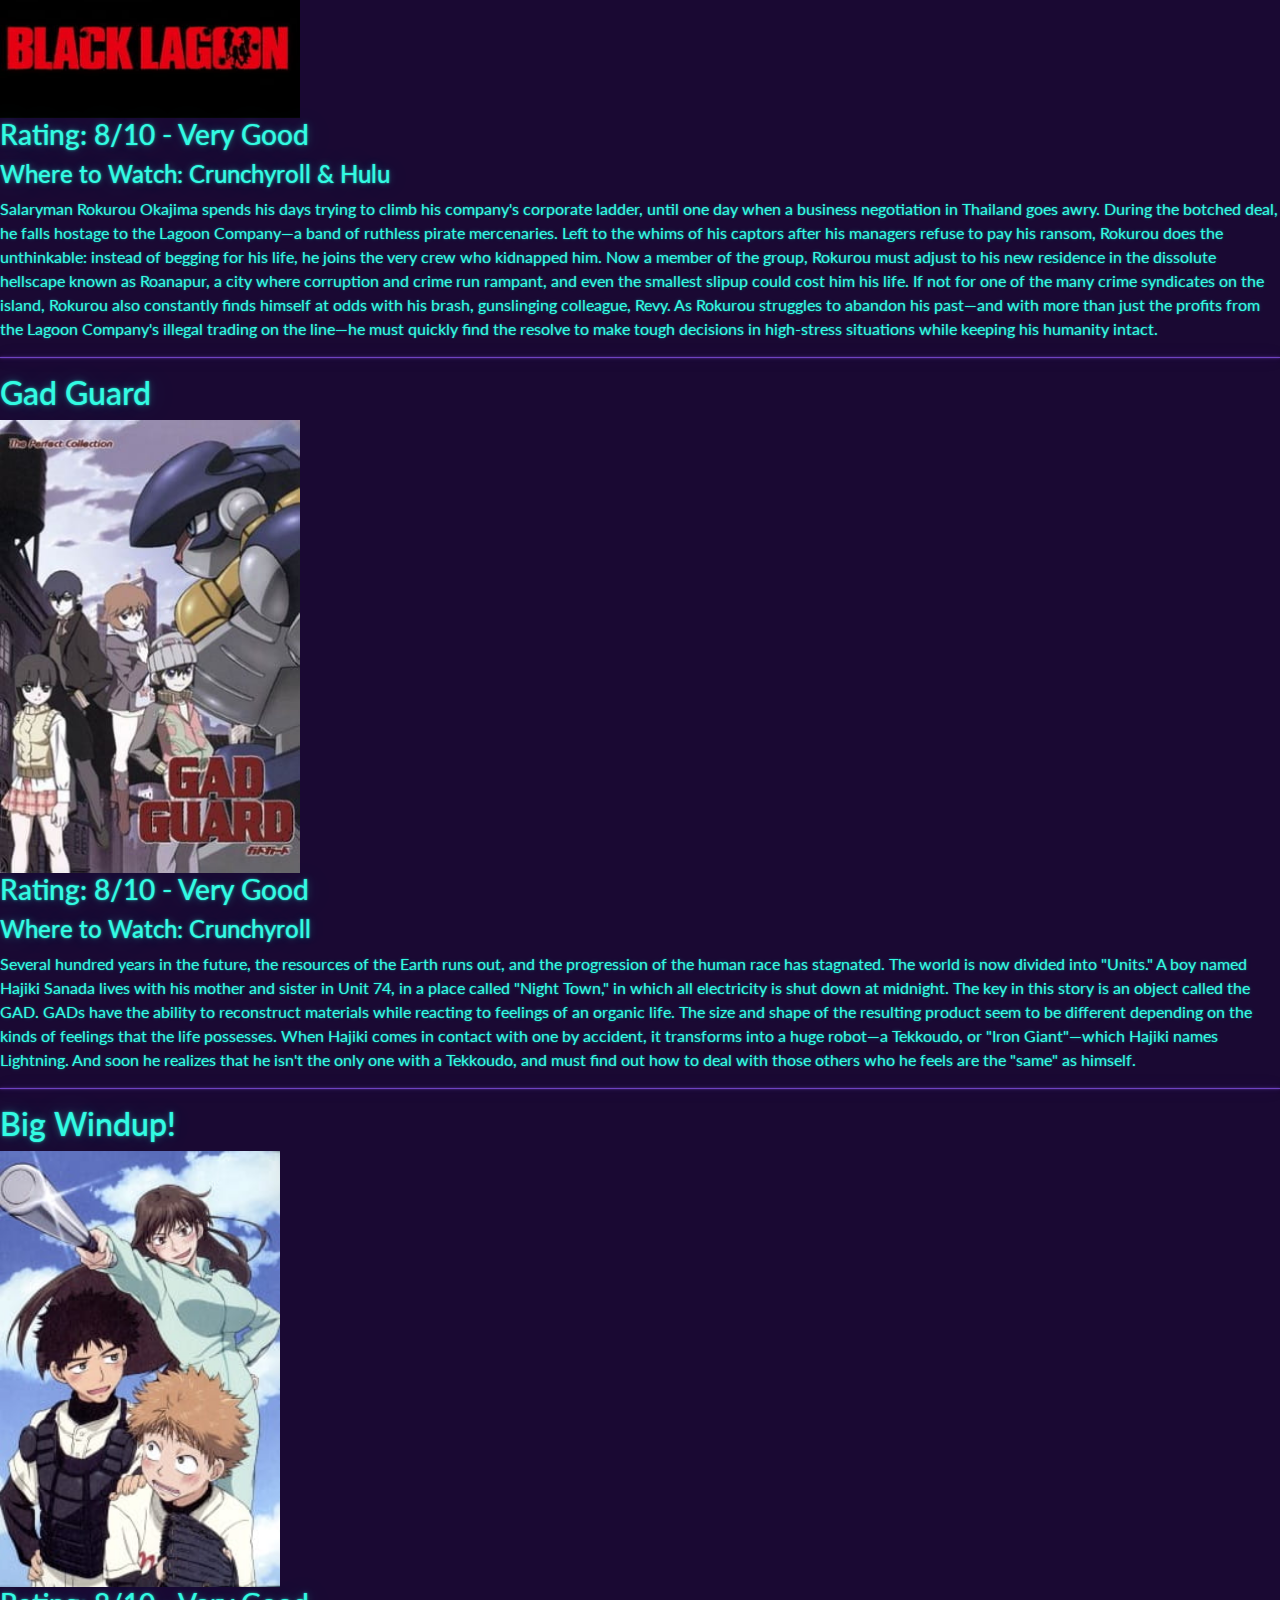
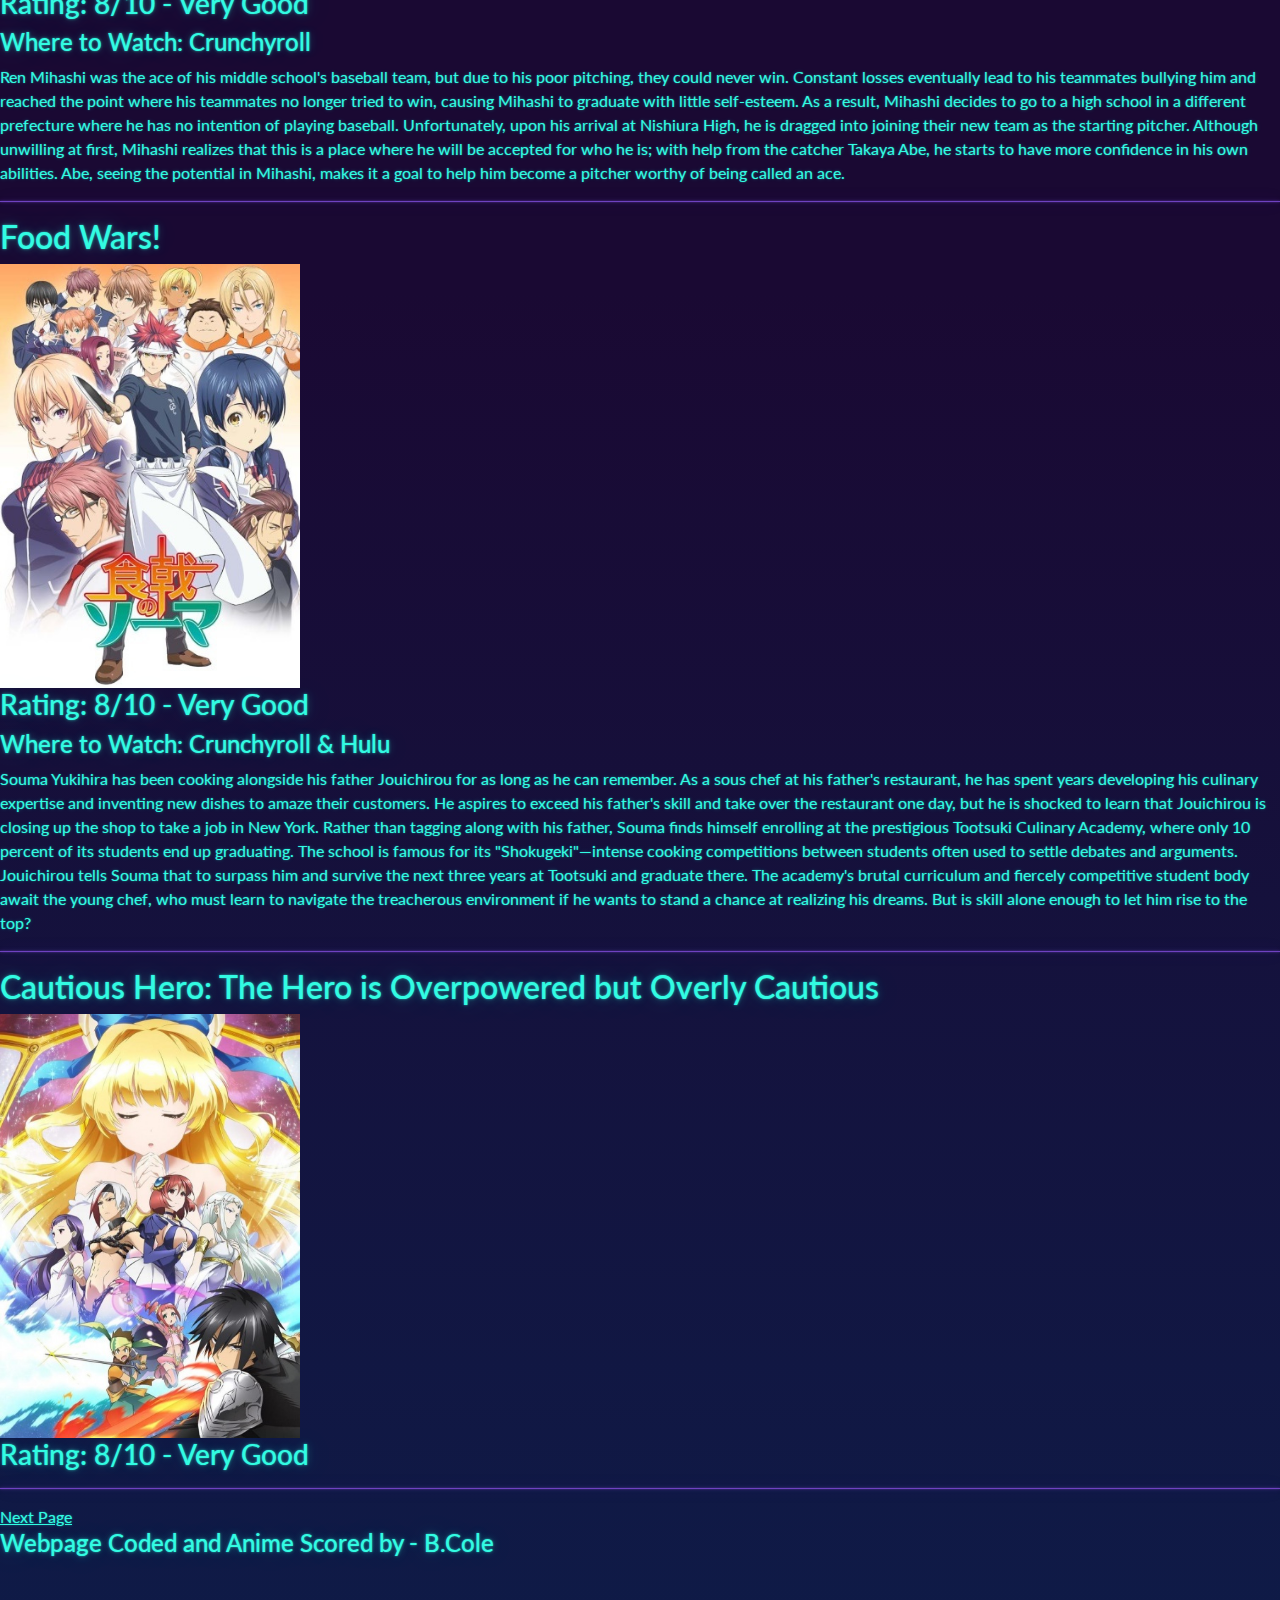
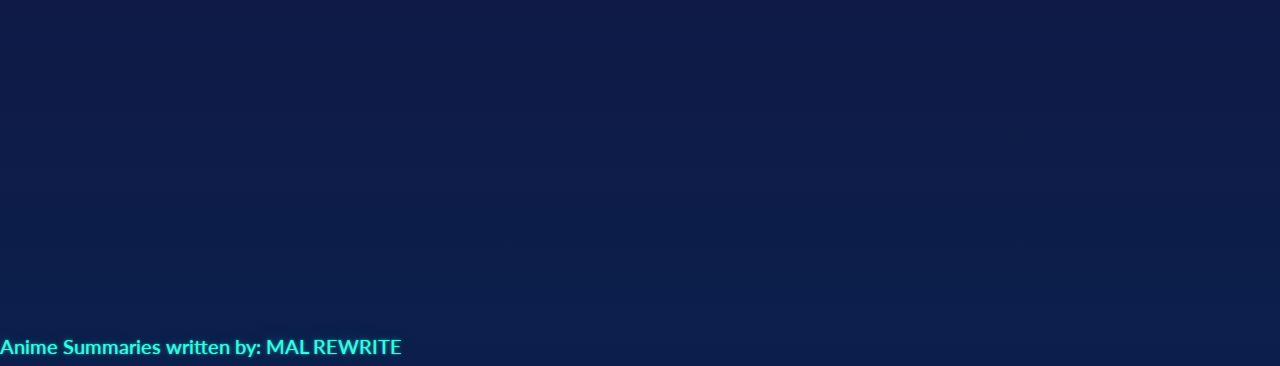
<file: index3.html>
<!DOCTYPE html>
<html>
    <head>
        <meta charset="utf-8">
        <meta http-equiv="X-UA-Compatible" content="IE=edge">
        <title></title>
        <meta name="description" content="">
        <meta name="viewport" content="width=device-width, initial-scale=1">
        <link rel="stylesheet" href="bootstrap.css">
    </head>
    <body>
        <h1 class="page-title">Anime to Watch - My Personal Recommendations</h1>
        <hr />
        <h2 class="anime-title">Kuroko's Basketball</h2>
        <div class="image">
            <img src="images/Kuroku basketball.jpeg">
        </div>
        <div class="text">
            <h3 class="rating">Rating: 8/10 - Very Good</h3>
            <h4 class="where">Where to Watch: Netflix, Crunchyroll, Amazon Prime</h4>
            <p class="animesum">For the last three years, Teikou Middle School has dominated the national basketball scene with its legendary lineup: the "Generation of Miracles." It consisted of five prodigies who excelled at the sport, but a "Phantom Sixth Man" lurked in the shadows and helped earn the team their revered status. Eventually, their monstrous growth jaded them from the sport they loved and made them go their separate ways in high school.

                In search of new members, the Seirin High School basketball team recruits Taiga Kagami and Tetsuya Kuroko, two freshmen who seem to have significant differences in abilities. Having returned recently from America, Kagami has both a natural aptitude and relentless love for the sport. Meanwhile, Kuroko lacks presence and exhibits no outstanding athletic talent. However, it is later revealed that he is Teikou's Phantom Sixth Man—the player once part of the Generation of Miracles.
                
                Kuroko wants to prove to the Seirin team that he is strong in his own way. Seeing his conviction, Kagami forms a dynamic partnership with Kuroko, the latter promising to support Kagami's "light" as his "shadow." Alongside their new Seirin teammates, they aim to conquer the upcoming Interhigh championship, but the reappearance of Kuroko's former teammates complicates their plan.
            </p>
        </div>
        <hr />
        <h2 class="anime-title">Summer Wars</h2>
        <div class="image">
            <img src="images/summer wars.jpeg">
        </div>
        <div class="text">
            <h3 class="rating">Rating: 8/10 - Very Good</h3>
            <h4 class="where">Where to Watch: Amazon Prime & Crunchyroll</h4>
            <p class="animesum">
                OZ, a virtual world connected to the internet, has become extremely popular worldwide as a spot for people to engage in a large variety of activities, such as playing sports or shopping, through avatars created and customized by the user. OZ also possesses a near impenetrable security due to its strong encryption, ensuring that any personal data transmitted through the networks will be kept safe in order to protect those who use it. Because of its convenient applications, the majority of society has become highly dependent on the simulated reality, even going as far as entrusting the system with bringing back the unmanned asteroid explorer, Arawashi.
                
                Kenji Koiso is a 17-year-old math genius and part-time OZ moderator who is invited by his crush Natsuki Shinohara on a summer trip. But unbeknownst to him, this adventure requires him to act as her fiancé. Shortly after arriving at Natsuki's family's estate, which is preparing for her great-grandmother's 90th birthday, he receives a strange, coded message on his cell phone from an unknown sender who challenges him to solve it. Kenji is able to crack the code, but little does he know that his math expertise has just put Earth in great danger.
            </p>
        </div>
        <hr />
        <h2 class="anime-title">Death Parade</h2>
        <div class="image">
            <img src="images/death parade.jpeg" width="300" height="400">
        </div>
        <div class="text">
            <h3 class="rating">Rating: 8/10 - Very Good</h3>
            <h4 class="where">Where to Watch: Crunchyroll, Hulu, Amazon Prime </h4>
            <p class="animesum">After death, either Heaven or Hell awaits most humans. But for a select few, death brings them to Quindecim—a bar where only pairs of people who die at the same time can enter. Attending the bar is an enigmatic figure known as Decim, who also acts as the arbiter. He passes judgment on those who wind up at Quindecim by challenging them to a life-threatening game. These games determine if the patron's soul will reincarnate into a new life, or be sent into the void, never to be seen again.

                From darts and bowling to fighting games, the true nature of each patron slowly comes to light as they wager their souls. Though his methods remain unchanged, the sudden appearance of a black-haired amnesiac causes Decim to reevaluate his own rulings.
            </p>
        </div>
        <hr />
        <h2 class="anime-title">Tokyo Ghoul</h2>
        <div class="image">
            <img src="images/Tokyo Ghoul.jpeg" width="300"> 
        </div>
        <div class="text">
            <h3 class="rating">Rating: 8/10 - Very Good</h3>
            <h4 class="where">Where to Watch: Crunchyroll, Hulu, Amazon Prime</h4>
            <p class="animesum">A sinister threat is invading Tokyo: flesh-eating "ghouls" who appear identical to humans and blend into their population. Reserved college student Ken Kaneki buries his nose in books and avoids the news of the growing crisis. However, the appearance of an attractive woman named Rize Kamishiro shatters his solitude when she forwardly asks him on a date.

                While walking Rize home, Kaneki discovers she isn't as kind as she first appeared, and she has led him on with sinister intent. After a tragic struggle, he later awakens in a hospital to learn his life was saved by transplanting the now deceased Rize's organs into his own body.
                
                Kaneki's body begins to change in horrifying ways, and he transforms into a human-ghoul hybrid. As he embarks on his new dreadful journey, Kaneki clings to his humanity in the evolving bloody conflict between society's new monsters and the government agents who hunt them.
            </p>
        </div>
        <hr />
        <h2 class="anime-title">High Score Girl</h2>
        <div class="image">
            <img src="images/High Score Girl.jpeg" width="300">
        </div>
        <div class="text">
            <h3 class="rating">Rating: 8/10 - Very Good</h3>
            <h4 class="where">Where to Watch: Netflix, </h4>
            <p class="animesum">The year is 1991, and arcade video games are the latest craze. Becoming a professional gamer is a far-fetched dream in an industry that has yet to spread its influence. Yet, that is the path sixth-grader Haruo Yaguchi wants to pursue. His aptitude for video games has earned him respect in local arcades and bestowed him with confidence and pride, both of which are shattered when fellow classmate Akira Oono easily defeats him in Street Fighter 2.

                Akira is rich, pretty, and smart—as close as can be to a perfect girl. But Haruo had never cared about these things as, despite his multiple shortcomings as a person, his supremacy in video games was, in his mind, undisputed. So, now that someone has appeared who can rival him, part of Haruo cannot help but loathe her. Another part, however, itches for somebody who can compete with him on equal terms, and Akira is more than capable.
            </p>
        </div>
        <hr /> 
        <h2 class="anime-title">Afro Samurai</h2>
        <div class="image">
            <img src="images/Afro Samurai.jpeg" width="300">
        </div>
        <div class="text">
            <h3 class="rating">Rating: 8/10 - Very Good</h3>
            <h4 class="where">Where to Watch: Crunchyroll, Tubi, Amazon Prime, Hulu </h4>
            <p class="animesum">When he was a young boy, Afro witnessed his father be cut down in a duel at the hands of a man known only as Justice. After taking the life of Afro's father, Justice cast aside his Number Two headband and took the Number One to claim its godly powers as his own.

                Years later, having obtained the Number Two headband which grants him the right to challenge the Number One, Afro moves forward in his hunt for revenge on the man who murdered his father. There is just one thing that stands in his way—everyone else in the world! Though the Number One can only be challenged by the Number Two, the Number Two can be challenged by anyone. As his enemies gather to try and take the title of Number Two, Afro must fight through a myriad of foes and obstacles if he hopes to reach the Number One and claim vengeance once and for all.
            </p>
        </div>
        <hr />
        <h2 class="anime-title">Black Lagoon</h2>
        <div class="image">
            <img src="images/Black Lagoon.jpeg" width="300">
        </div>
        <div class="text">
            <h3 class="rating">Rating: 8/10 - Very Good</h3>
            <h4 class="where">Where to Watch: Crunchyroll & Hulu</h4>
            <p class="animesum">Salaryman Rokurou Okajima spends his days trying to climb his company's corporate ladder, until one day when a business negotiation in Thailand goes awry. During the botched deal, he falls hostage to the Lagoon Company—a band of ruthless pirate mercenaries. Left to the whims of his captors after his managers refuse to pay his ransom, Rokurou does the unthinkable: instead of begging for his life, he joins the very crew who kidnapped him.

                Now a member of the group, Rokurou must adjust to his new residence in the dissolute hellscape known as Roanapur, a city where corruption and crime run rampant, and even the smallest slipup could cost him his life. If not for one of the many crime syndicates on the island, Rokurou also constantly finds himself at odds with his brash, gunslinging colleague, Revy.
                
                As Rokurou struggles to abandon his past—and with more than just the profits from the Lagoon Company's illegal trading on the line—he must quickly find the resolve to make tough decisions in high-stress situations while keeping his humanity intact.
            </p>
        </div>
        <hr />
        <h2 class="anime-title">Gad Guard</h2>
        <div class="image">
            <img src="images/Gad Guard.jpeg" width="300">
        </div>
        <div class="text">
            <h3 class="rating">Rating: 8/10 - Very Good</h3>
            <h4 class="where">Where to Watch: Crunchyroll</h4>
            <p class="animesum">Several hundred years in the future, the resources of the Earth runs out, and the progression of the human race has stagnated. The world is now divided into "Units." A boy named Hajiki Sanada lives with his mother and sister in Unit 74, in a place called "Night Town," in which all electricity is shut down at midnight. The key in this story is an object called the GAD. GADs have the ability to reconstruct materials while reacting to feelings of an organic life. The size and shape of the resulting product seem to be different depending on the kinds of feelings that the life possesses. When Hajiki comes in contact with one by accident, it transforms into a huge robot—a Tekkoudo, or "Iron Giant"—which Hajiki names Lightning. And soon he realizes that he isn't the only one with a Tekkoudo, and must find out how to deal with those others who he feels are the "same" as himself.

            </p>
        </div>
        <hr />
        <h2 class="anime-title">Big Windup!</h2>
        <div class="image">
            <img src="images/big windup.jpeg" width="280">
        </div>
        <div class="text">
            <h3 class="rating">Rating: 8/10 - Very Good</h3>
            <h4 class="where">Where to Watch: Crunchyroll</h4>
            <p class="animesum">Ren Mihashi was the ace of his middle school's baseball team, but due to his poor pitching, they could never win. Constant losses eventually lead to his teammates bullying him and reached the point where his teammates no longer tried to win, causing Mihashi to graduate with little self-esteem. As a result, Mihashi decides to go to a high school in a different prefecture where he has no intention of playing baseball. Unfortunately, upon his arrival at Nishiura High, he is dragged into joining their new team as the starting pitcher.

                Although unwilling at first, Mihashi realizes that this is a place where he will be accepted for who he is; with help from the catcher Takaya Abe, he starts to have more confidence in his own abilities. Abe, seeing the potential in Mihashi, makes it a goal to help him become a pitcher worthy of being called an ace.
            </p>
        </div>
        <hr />
        <h2 class="anime-title">Food Wars!</h2>
        <div class="image">
            <img src="images/food wars.jpeg" width="300">
        </div>
        <div class="text">
            <h3 class="rating">Rating: 8/10 - Very Good</h3>
            <h4 class="where">Where to Watch: Crunchyroll & Hulu</h4>
            <p class="animesum">Souma Yukihira has been cooking alongside his father Jouichirou for as long as he can remember. As a sous chef at his father's restaurant, he has spent years developing his culinary expertise and inventing new dishes to amaze their customers. He aspires to exceed his father's skill and take over the restaurant one day, but he is shocked to learn that Jouichirou is closing up the shop to take a job in New York.

                Rather than tagging along with his father, Souma finds himself enrolling at the prestigious Tootsuki Culinary Academy, where only 10 percent of its students end up graduating. The school is famous for its "Shokugeki"—intense cooking competitions between students often used to settle debates and arguments. Jouichirou tells Souma that to surpass him and survive the next three years at Tootsuki and graduate there.
                
                The academy's brutal curriculum and fiercely competitive student body await the young chef, who must learn to navigate the treacherous environment if he wants to stand a chance at realizing his dreams. But is skill alone enough to let him rise to the top?
            </p>
        </div>
        <hr />
        <h2 class="anime-title">Cautious Hero: The Hero is Overpowered but Overly Cautious</h2>
        <div class="image">
            <img src="images/Overpowered.jpeg" width="300">
        </div>
        <div class="text">
            <h3 class="rating">Rating: 8/10 - Very Good</h3>
        </div>
    </body>
    <hr />
    <footer>
        <a href="index4.html">Next Page</a>
        <h4 class="where">Webpage Coded and Anime Scored by - B.Cole</h4>
        <iframe src="https://giphy.com/embed/vTiSJ7cFoweoo" width="400" height="346" frameBorder="0" class="giphy-embed" allowFullScreen></iframe><p><a href="https://giphy.com/gifs/yu-hakusho-hiei-vTiSJ7cFoweoo"></a></p>
        <h5 class="where">Anime Summaries written by: MAL REWRITE</h5>
    </footer>
</html>
</file>
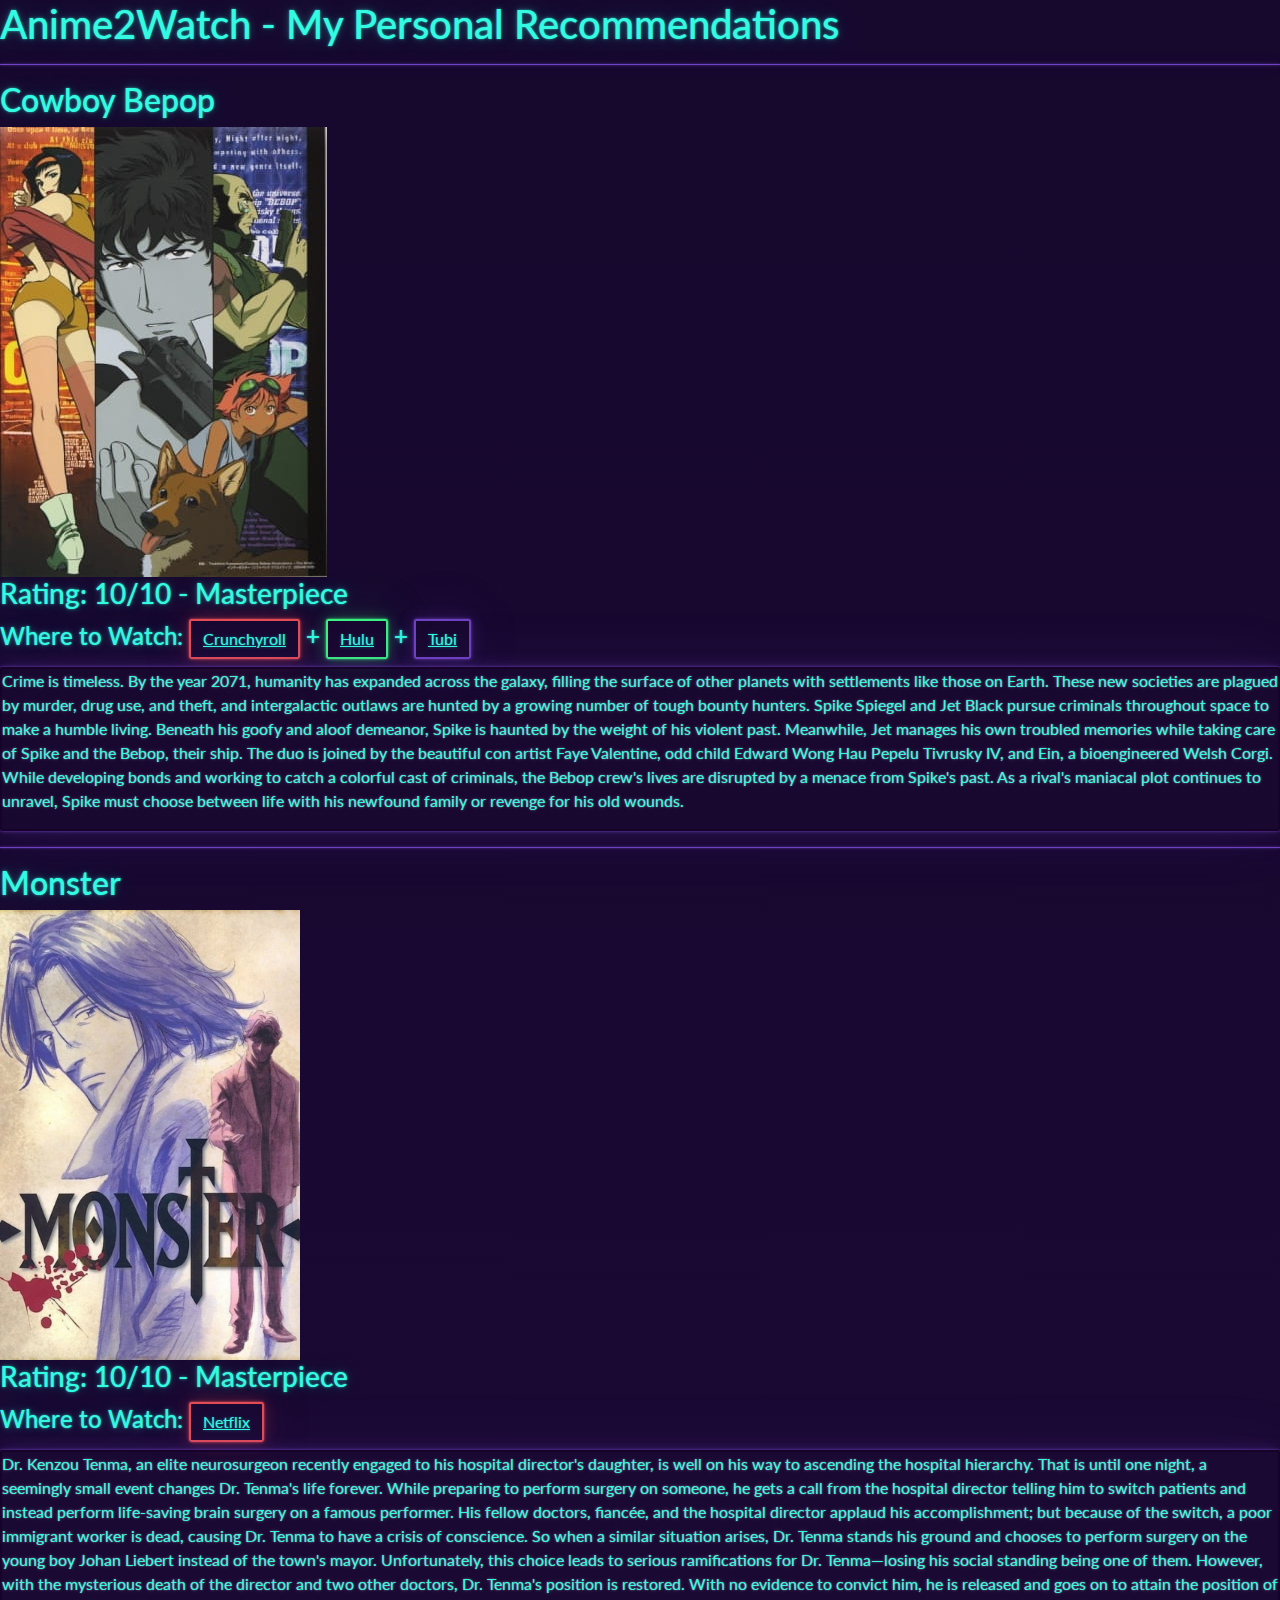
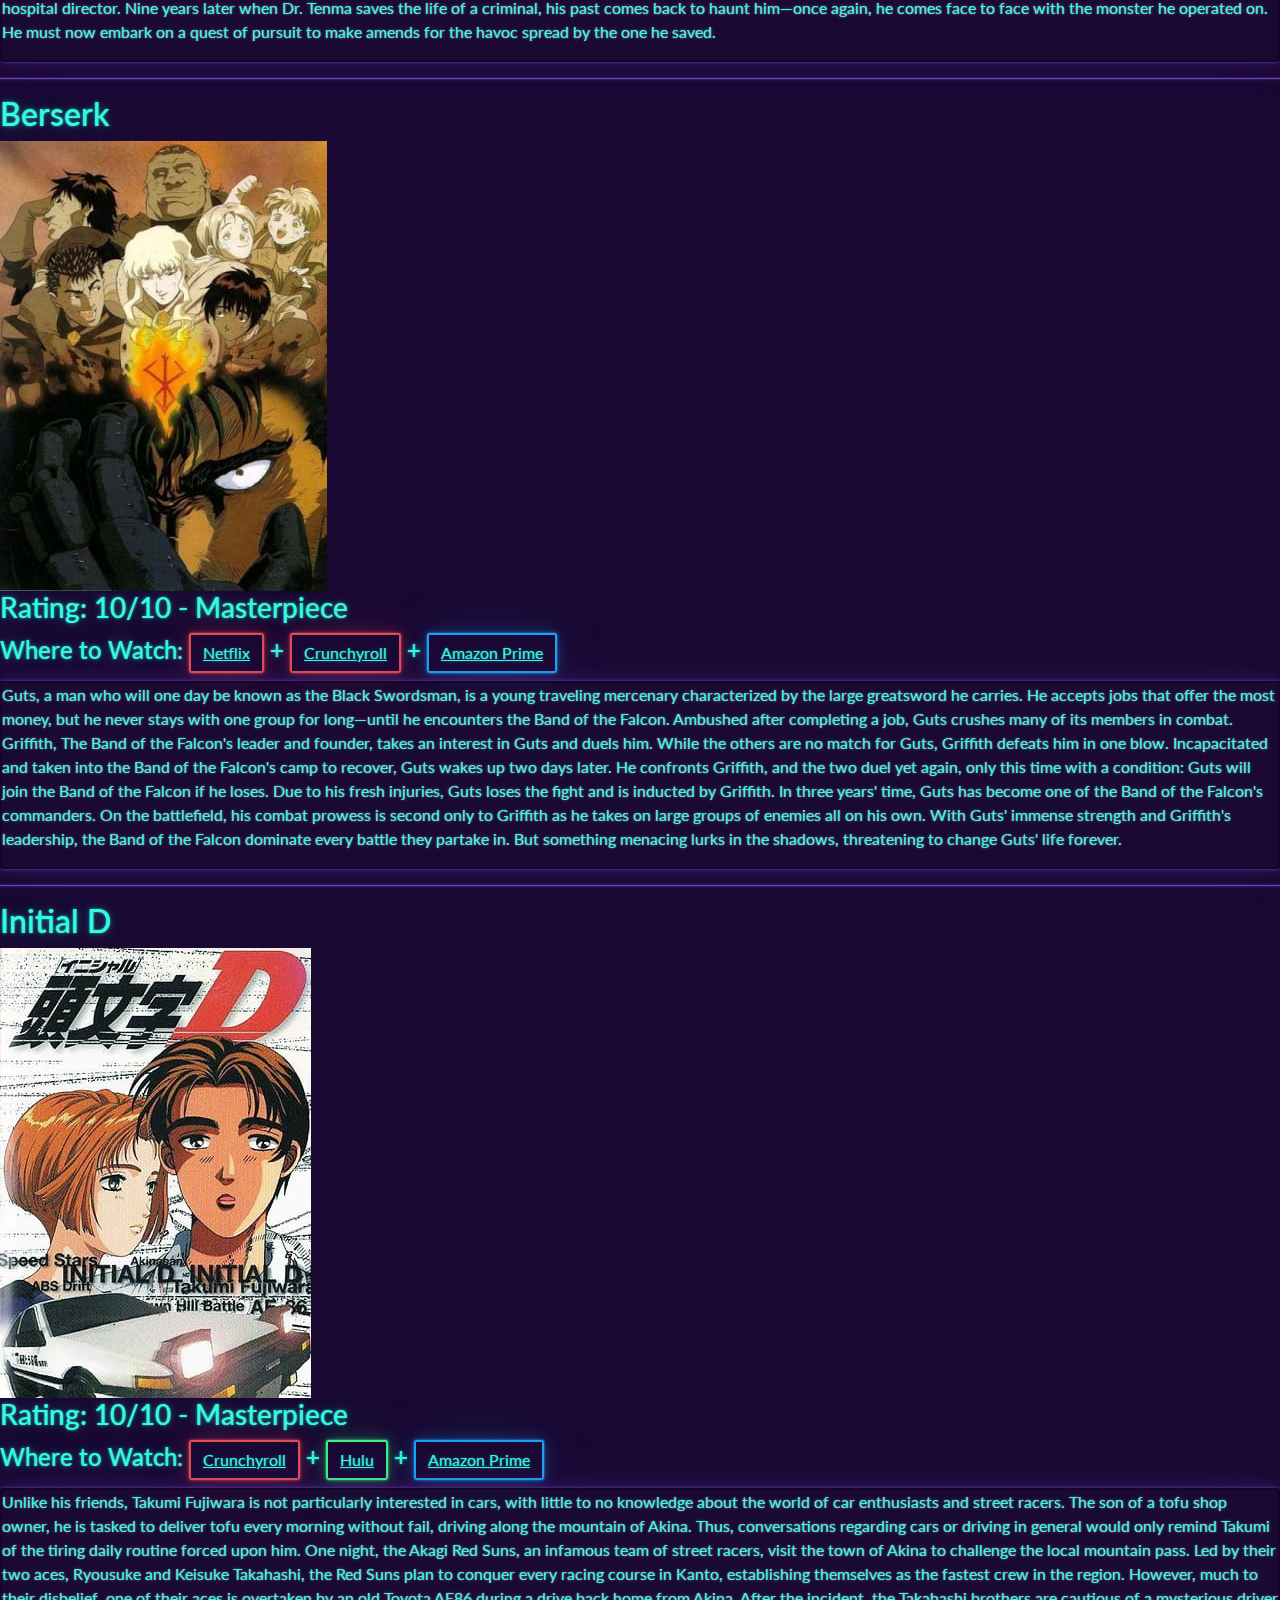
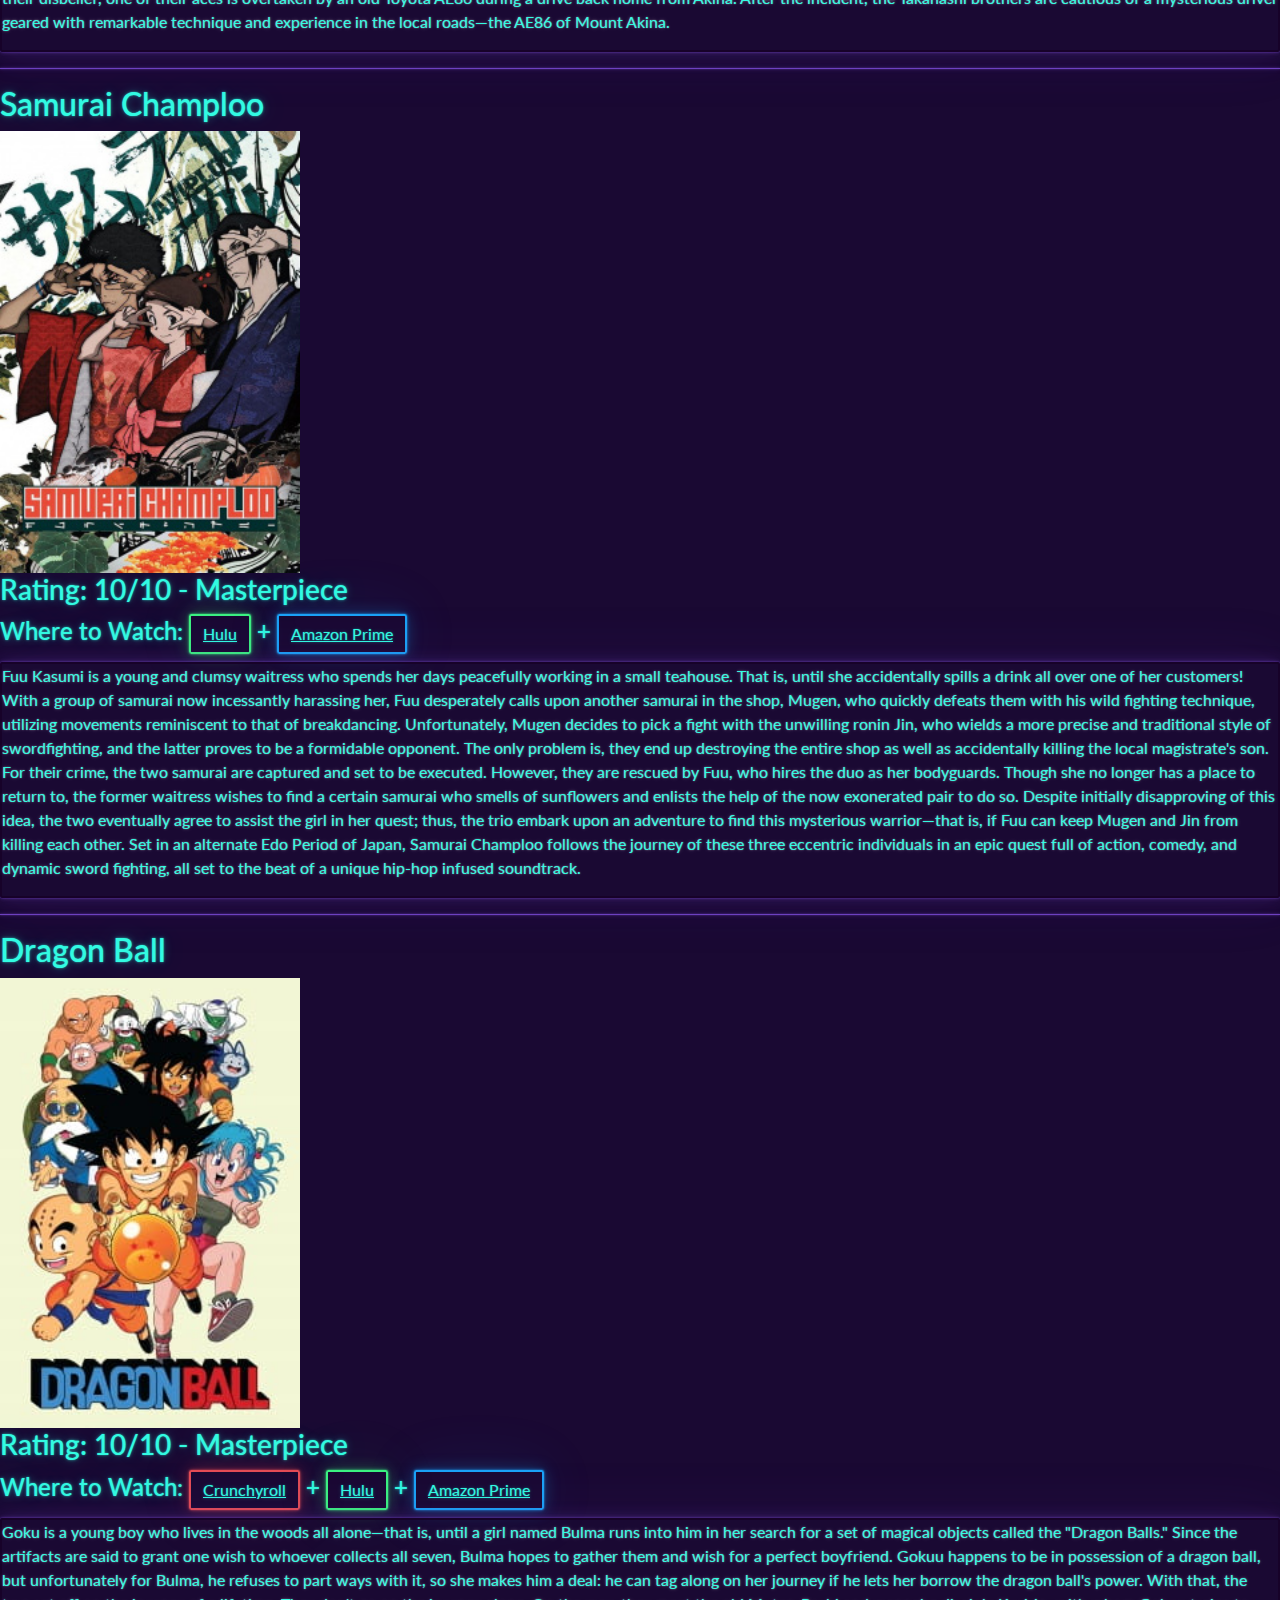
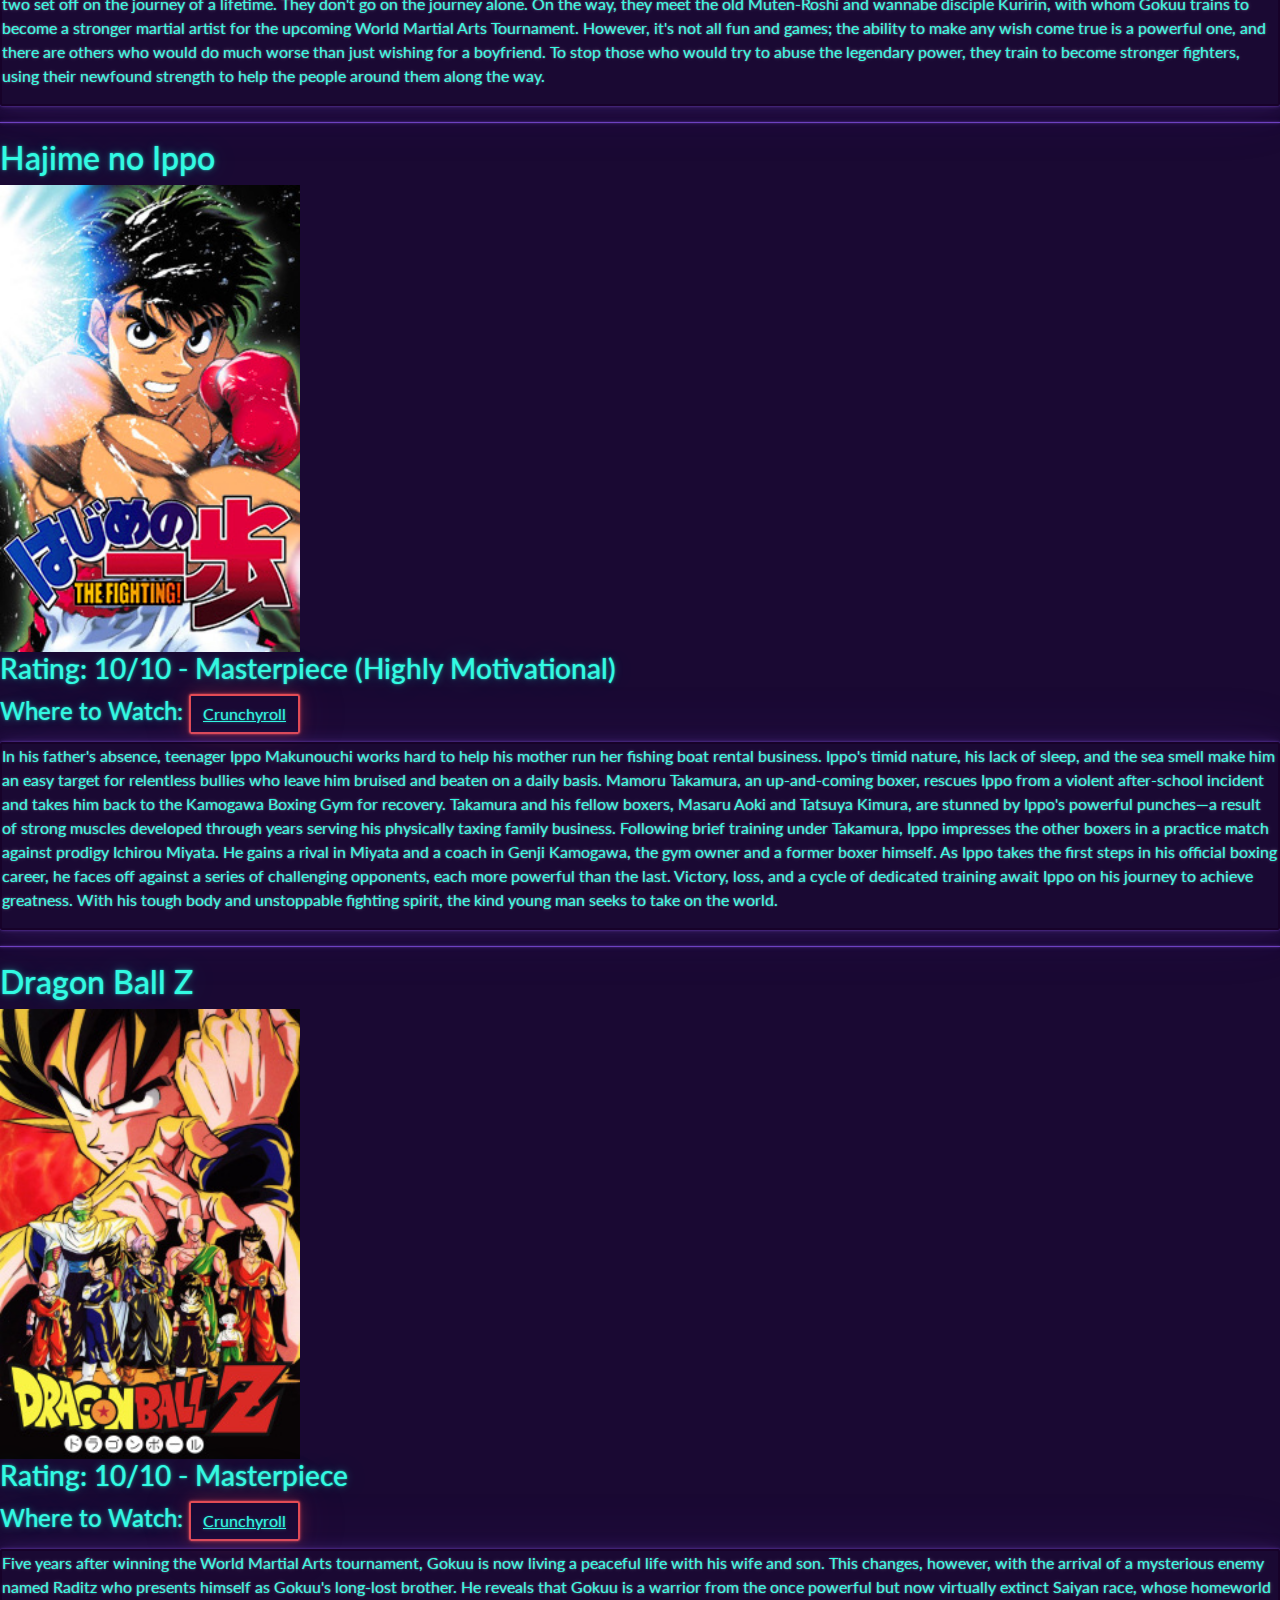
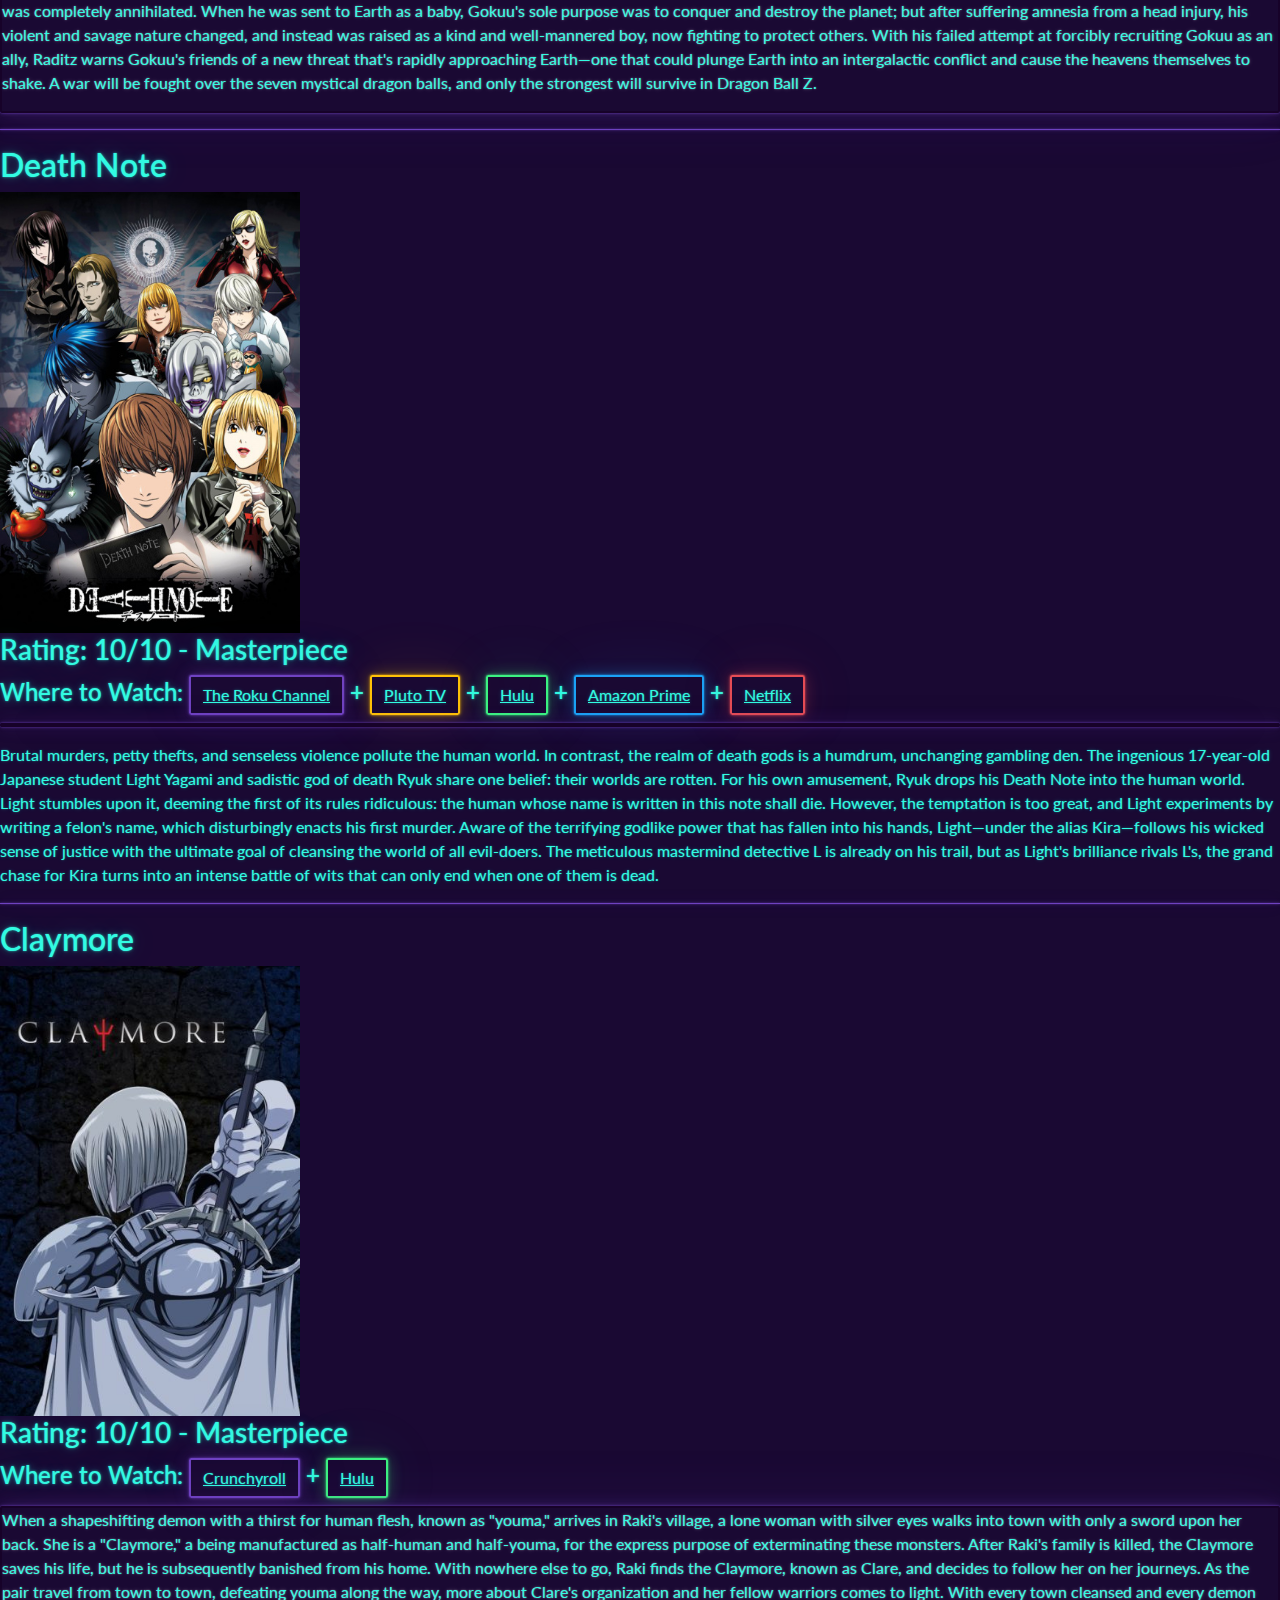
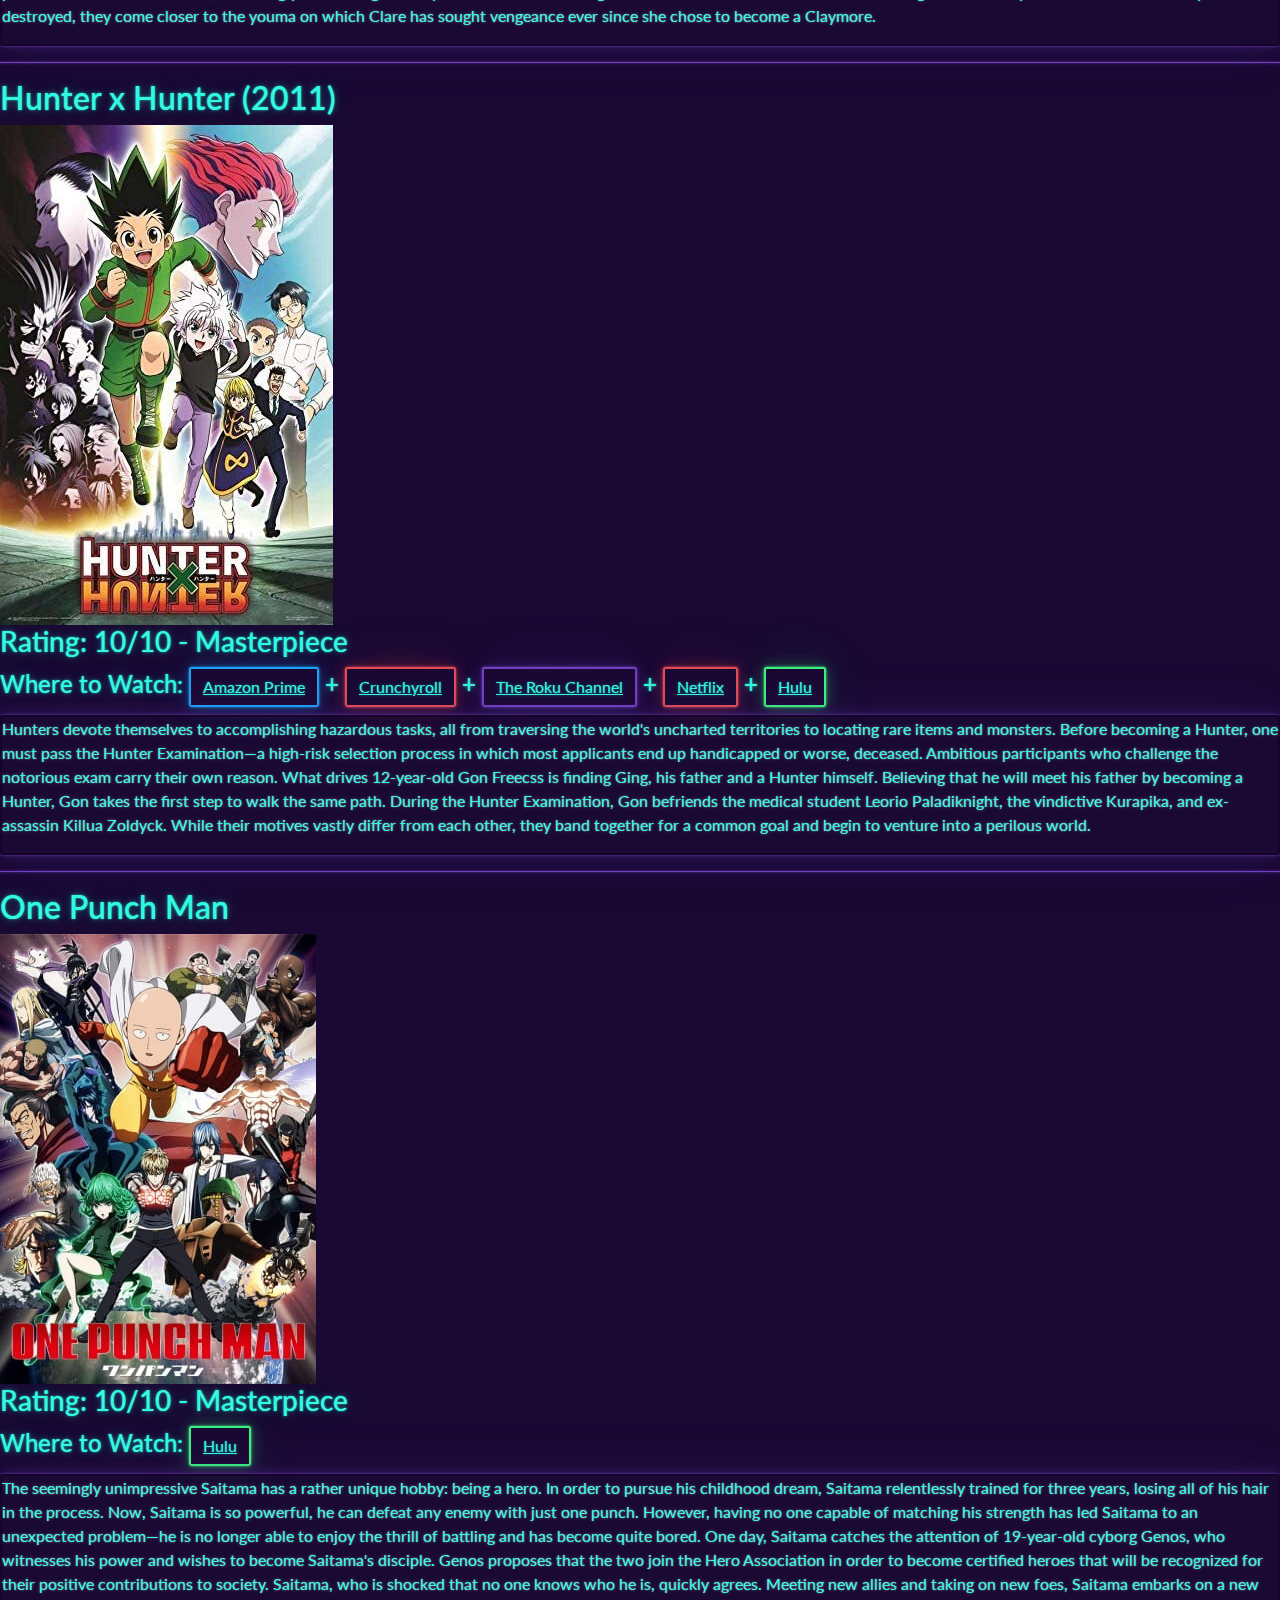
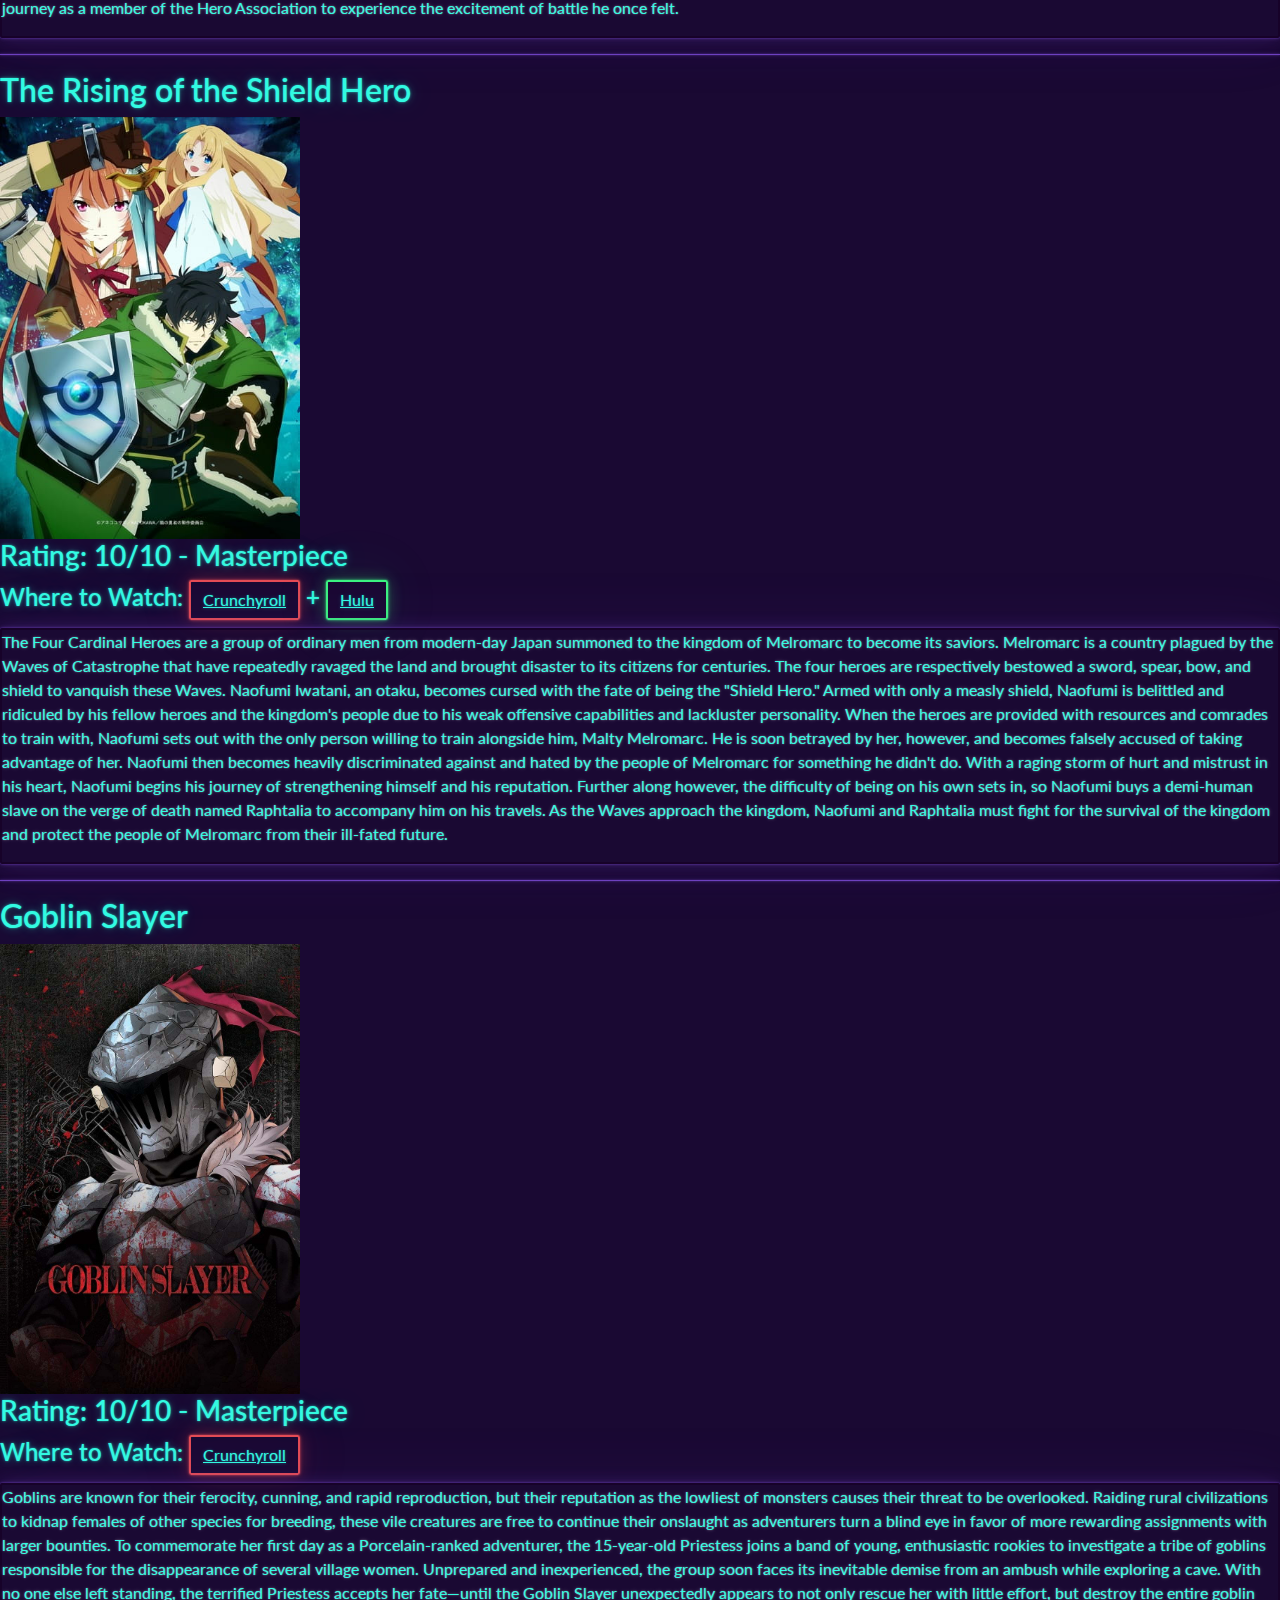
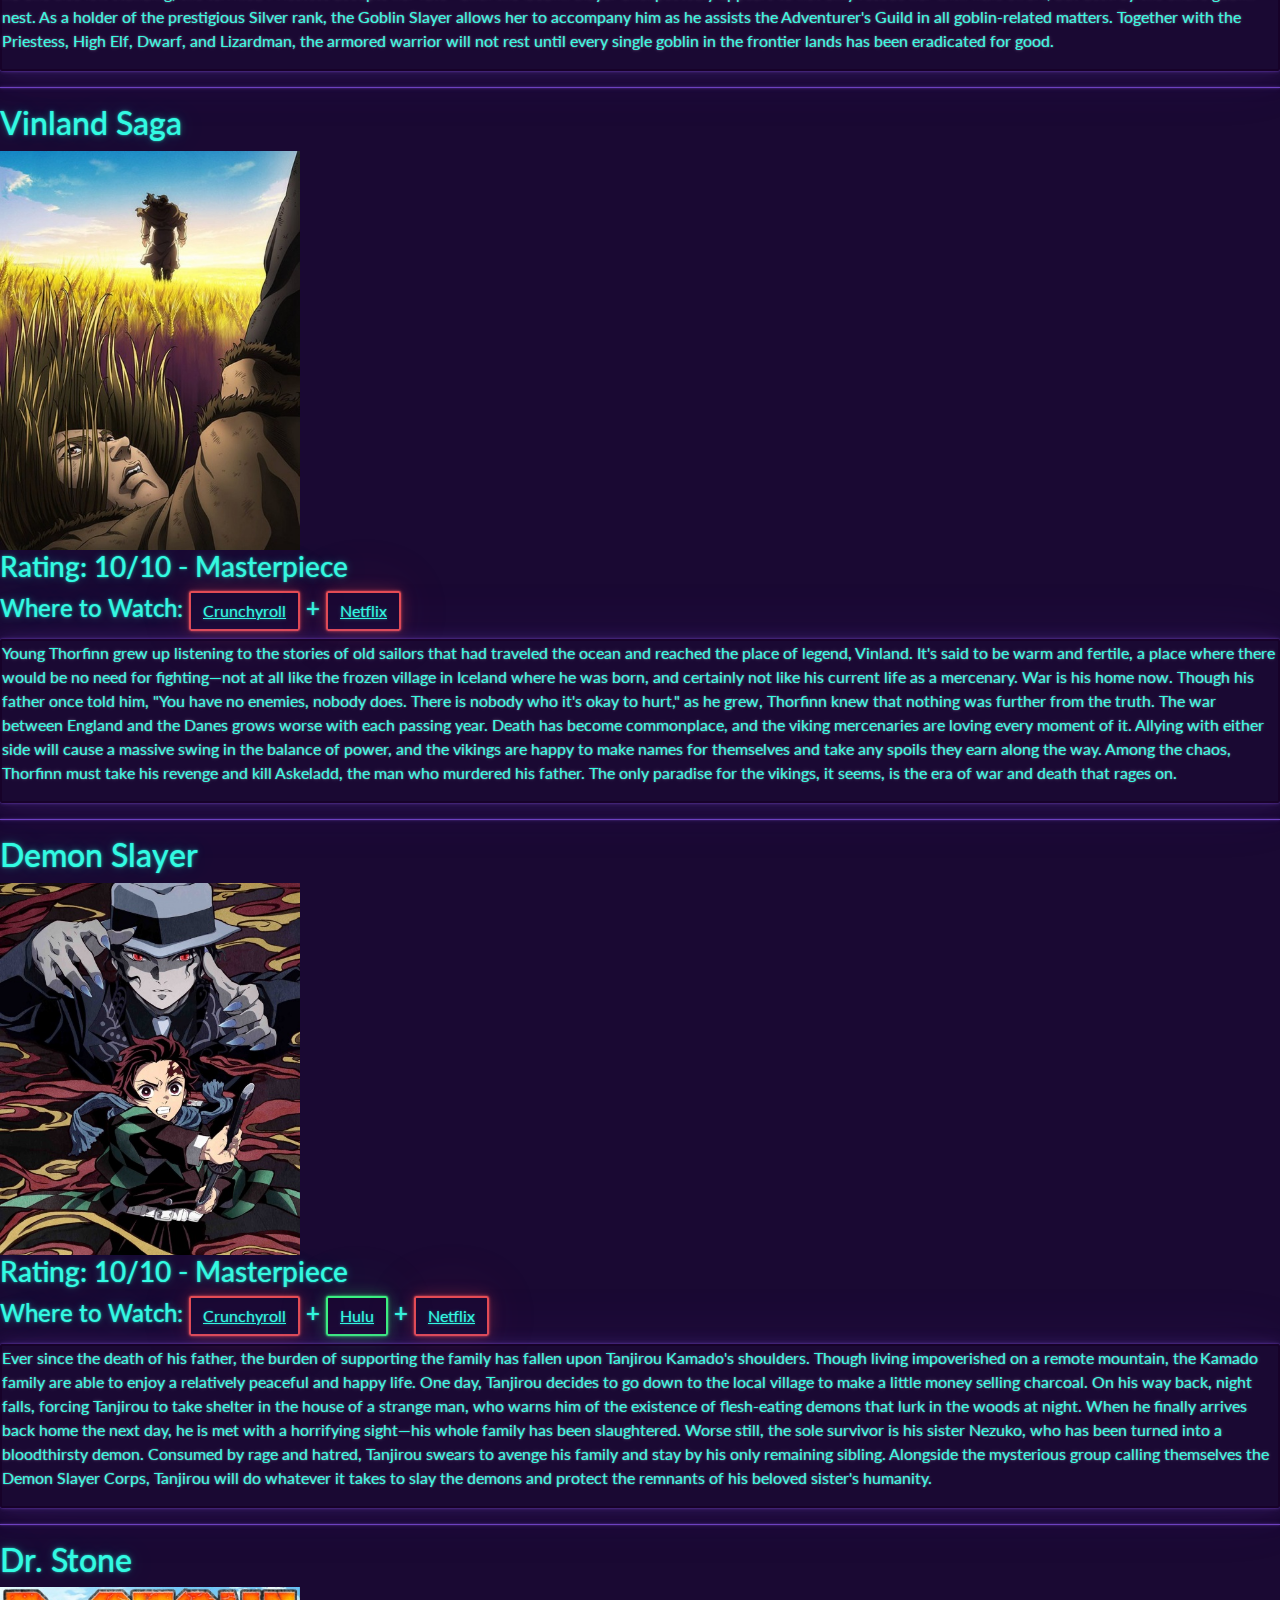
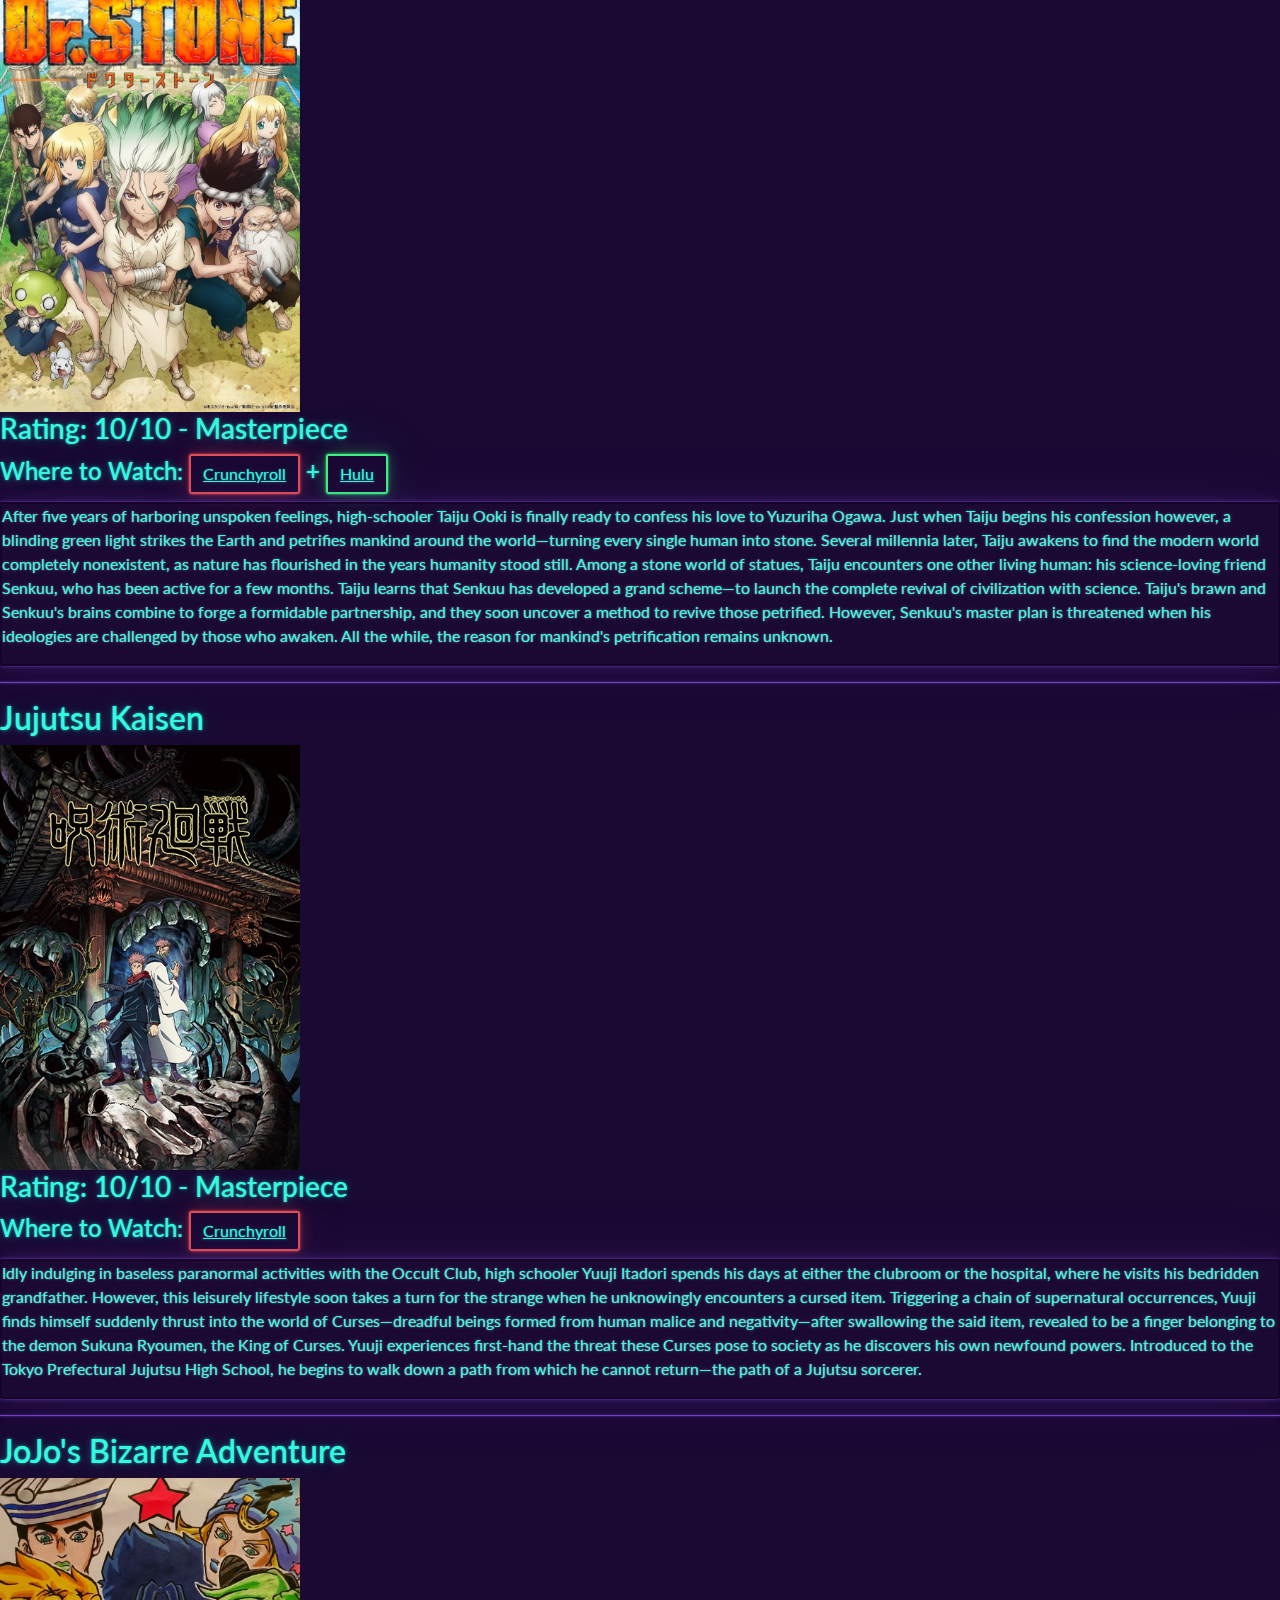
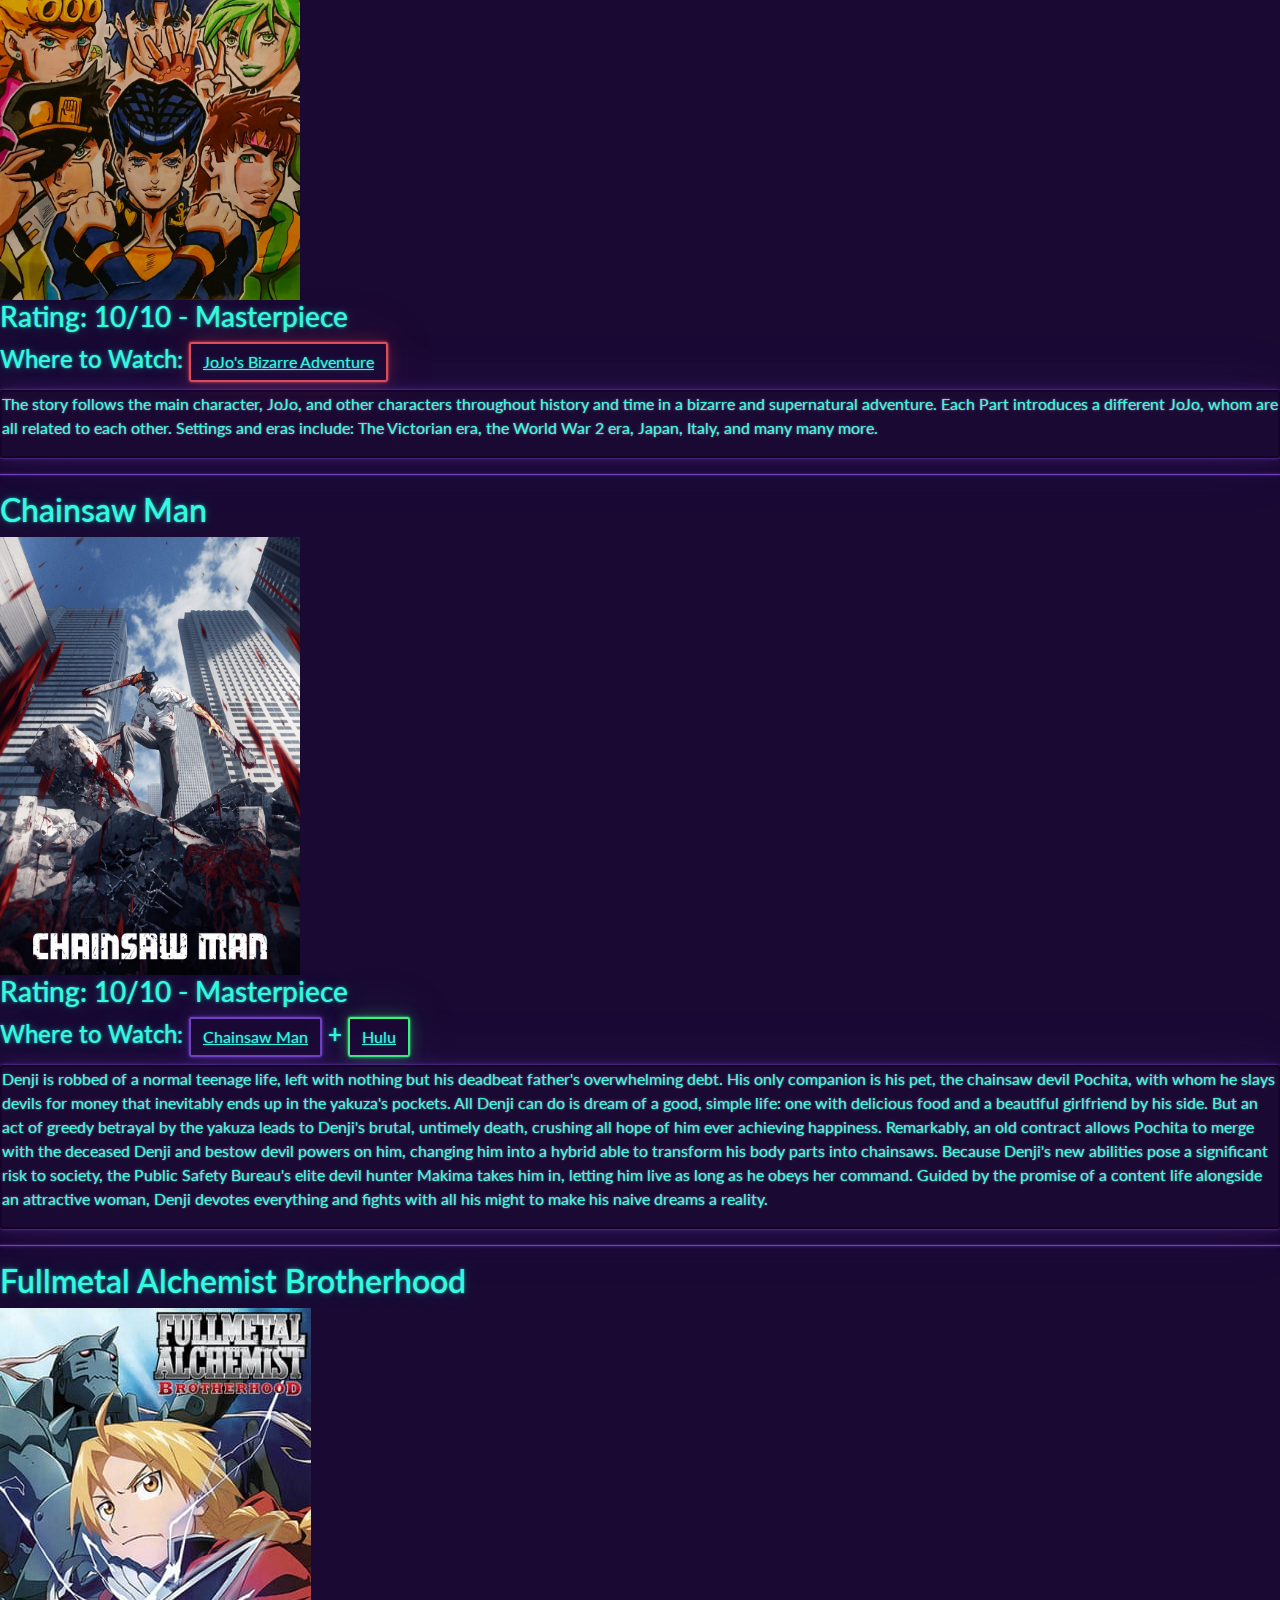
<file: indexc.html>
<!DOCTYPE html>
<html>
    <head>
        <meta charset="utf-8">
        <meta http-equiv="X-UA-Compatible" content="IE=edge">
        <title>Anime2Watch</title>
        <link rel="stylesheet" href="bootstrap.css">
    </head>
    <body>
        <h1 class="page-title">Anime2Watch - My Personal Recommendations</h1>
        <hr />
        <div class="container">
        </div>
        <h2 class="anime-title">Cowboy Bepop</h2>
        <div class="image">
            <img src="images/Cowboy Bepop.jpeg">
        </div>
        <div class="text">
            <h3 class="rating">Rating: 10/10 - Masterpiece</h3>
            <h4 class="where">Where to Watch: <button type="button" class="btn btn-outline-danger"><a href="https://www.crunchyroll.com/series/GYVNXMVP6/cowboy-bebop">Crunchyroll</a></button> + <button type="button" class="btn btn-outline-success"><a href="https://www.hulu.com/series/af54be93-ee11-475c-b786-3543a9a7d4ba">Hulu</a></button> + <button type="button" class="btn btn-outline-primary"><a href="https://tubitv.com/series/2052/cowboy-bebop-subtitled">Tubi</a></button></h4>
            <div class="card border-dark mb-3">
            <p class="animesum">Crime is timeless. By the year 2071, humanity has expanded across the galaxy, filling the surface of other planets with settlements like those on Earth. These new societies are plagued by murder, drug use, and theft, and intergalactic outlaws are hunted by a growing number of tough bounty hunters.

                Spike Spiegel and Jet Black pursue criminals throughout space to make a humble living. Beneath his goofy and aloof demeanor, Spike is haunted by the weight of his violent past. Meanwhile, Jet manages his own troubled memories while taking care of Spike and the Bebop, their ship. The duo is joined by the beautiful con artist Faye Valentine, odd child Edward Wong Hau Pepelu Tivrusky IV, and Ein, a bioengineered Welsh Corgi.
                
                While developing bonds and working to catch a colorful cast of criminals, the Bebop crew's lives are disrupted by a menace from Spike's past. As a rival's maniacal plot continues to unravel, Spike must choose between life with his newfound family or revenge for his old wounds.</p>
            </div>
        </div>
       <div class="container">
        </div>
        <hr />
        <h2 class="anime-title">Monster</h2>
        <div class="image">
            <img src="images/Monster.jpeg" width="300">
        </div>
        <div class="text">
            <h3 class="rating">Rating: 10/10 - Masterpiece</h3>
            <h4 class="where">Where to Watch: <button type="button" class="btn btn-outline-danger"><a href="https://www.netflix.com/title/81409869">Netflix</a></button></h4>
            <div class="card border-dark mb-3">
            <p class="animesum">Dr. Kenzou Tenma, an elite neurosurgeon recently engaged to his hospital director's daughter, is well on his way to ascending the hospital hierarchy. That is until one night, a seemingly small event changes Dr. Tenma's life forever. While preparing to perform surgery on someone, he gets a call from the hospital director telling him to switch patients and instead perform life-saving brain surgery on a famous performer. His fellow doctors, fiancée, and the hospital director applaud his accomplishment; but because of the switch, a poor immigrant worker is dead, causing Dr. Tenma to have a crisis of conscience.

                So when a similar situation arises, Dr. Tenma stands his ground and chooses to perform surgery on the young boy Johan Liebert instead of the town's mayor. Unfortunately, this choice leads to serious ramifications for Dr. Tenma—losing his social standing being one of them. However, with the mysterious death of the director and two other doctors, Dr. Tenma's position is restored. With no evidence to convict him, he is released and goes on to attain the position of hospital director.
                
                Nine years later when Dr. Tenma saves the life of a criminal, his past comes back to haunt him—once again, he comes face to face with the monster he operated on. He must now embark on a quest of pursuit to make amends for the havoc spread by the one he saved.</p>
            </div>
            </div>
        <hr />
       <h2 class="anime-title">Berserk</h2>
       <div class="image">
        <img src="images/Berserk.jpeg">
       </div>
        <div class="text">
            <h3 class="rating">Rating: 10/10 - Masterpiece</h3>
            <h4 class="where">Where to Watch: <button type="button" class="btn btn-outline-danger"><a href="https://www.netflix.com/title/80243876">Netflix</a></button> + <button type="button" class="btn btn-outline-danger"><a href="https://www.crunchyroll.com/series/G24H1N8XX/berserk-the-golden-age-arc---memorial-edition">Crunchyroll</a></button>  + <button type="button" class="btn btn-outline-info"><a href="https://www.amazon.com/Hells-Angels/dp/B0CJ6T8XNX/ref=sr_1_1?crid=12OC8QNSLIRN6&keywords=berserk&qid=1707449828&s=instant-video&sprefix=berserk%2Cinstant-video%2C196&sr=1-1">Amazon Prime</a></button></h4>
            <div class="card border-dark mb-3">
            <p class="animesum">Guts, a man who will one day be known as the Black Swordsman, is a young traveling mercenary characterized by the large greatsword he carries. He accepts jobs that offer the most money, but he never stays with one group for long—until he encounters the Band of the Falcon. Ambushed after completing a job, Guts crushes many of its members in combat. Griffith, The Band of the Falcon's leader and founder, takes an interest in Guts and duels him. While the others are no match for Guts, Griffith defeats him in one blow.

                Incapacitated and taken into the Band of the Falcon's camp to recover, Guts wakes up two days later. He confronts Griffith, and the two duel yet again, only this time with a condition: Guts will join the Band of the Falcon if he loses. Due to his fresh injuries, Guts loses the fight and is inducted by Griffith.
                
                In three years' time, Guts has become one of the Band of the Falcon's commanders. On the battlefield, his combat prowess is second only to Griffith as he takes on large groups of enemies all on his own. With Guts' immense strength and Griffith's leadership, the Band of the Falcon dominate every battle they partake in. But something menacing lurks in the shadows, threatening to change Guts' life forever.</p>
        </div>
        </div>
        <hr />
        <h2 class="anime-title">Initial D</h2>
        <div class="image">
            <img src="images/Initial D.jpeg">
        </div>
        <div class="text">
            <h3 class="rating">Rating: 10/10 - Masterpiece</h3>
            <h4 class="where">Where to Watch: <button type="button" class="btn btn-outline-danger"><a href="https://www.crunchyroll.com/series/G5PHNMWZX/initial-d">Crunchyroll</a></button> + <button type="button" class="btn btn-outline-success"><a href="https://www.hulu.com/series/1c17c1e4-70ff-4b8e-b004-f81bae156042">Hulu</a></button> + <button type="button" class="btn btn-outline-info"><a href="https://www.amazon.com/Downhill-Specialist-Arrives/dp/B0BZLSN1ZS/ref=sr_1_1?crid=2JX4IGTBRVDH0&keywords=initial+d&qid=1707450356&s=instant-video&sprefix=initial+d%2Cinstant-video%2C175&sr=1-1">Amazon Prime</a></button></h4>
            <div class="card border-dark mb-3">
            <p class="animesum">Unlike his friends, Takumi Fujiwara is not particularly interested in cars, with little to no knowledge about the world of car enthusiasts and street racers. The son of a tofu shop owner, he is tasked to deliver tofu every morning without fail, driving along the mountain of Akina. Thus, conversations regarding cars or driving in general would only remind Takumi of the tiring daily routine forced upon him.

                 One night, the Akagi Red Suns, an infamous team of street racers, visit the town of Akina to challenge the local mountain pass. Led by their two aces, Ryousuke and Keisuke Takahashi, the Red Suns plan to conquer every racing course in Kanto, establishing themselves as the fastest crew in the region. However, much to their disbelief, one of their aces is overtaken by an old Toyota AE86 during a drive back home from Akina. After the incident, the Takahashi brothers are cautious of a mysterious driver geared with remarkable technique and experience in the local roads—the AE86 of Mount Akina.</p>
            </div>
            </div>
        <hr />
        <h2 class="anime-title">Samurai Champloo</h2>
        <div class="image">
            <img src="images/Samurai Champloo.jpeg" width="300">
        </div>
        <div class="text">
            <h3 class="rating">Rating: 10/10 - Masterpiece</h3>
            <h4 class="where">Where to Watch: <button type="button" class="btn btn-outline-success"><a href="https://www.hulu.com/series/77477b5f-905c-492f-a6a2-087fd4f85a15">Hulu</a></button> + <button type="button" class="btn btn-outline-info"><a href="https://www.amazon.com/Redeye-Reprisal/dp/B0CJ7LZ4PP/ref=sr_1_1?crid=1VRXV73VVS9PQ&keywords=samurai+champloo&qid=1707450474&s=instant-video&sprefix=samurai+ch%2Cinstant-video%2C165&sr=1-1">Amazon Prime</a></button></h4>
            <div class="card border-dark mb-3">
            <p class="animesum">Fuu Kasumi is a young and clumsy waitress who spends her days peacefully working in a small teahouse. That is, until she accidentally spills a drink all over one of her customers! With a group of samurai now incessantly harassing her, Fuu desperately calls upon another samurai in the shop, Mugen, who quickly defeats them with his wild fighting technique, utilizing movements reminiscent to that of breakdancing. Unfortunately, Mugen decides to pick a fight with the unwilling ronin Jin, who wields a more precise and traditional style of swordfighting, and the latter proves to be a formidable opponent. The only problem is, they end up destroying the entire shop as well as accidentally killing the local magistrate's son.

                For their crime, the two samurai are captured and set to be executed. However, they are rescued by Fuu, who hires the duo as her bodyguards. Though she no longer has a place to return to, the former waitress wishes to find a certain samurai who smells of sunflowers and enlists the help of the now exonerated pair to do so. Despite initially disapproving of this idea, the two eventually agree to assist the girl in her quest; thus, the trio embark upon an adventure to find this mysterious warrior—that is, if Fuu can keep Mugen and Jin from killing each other.
                
                Set in an alternate Edo Period of Japan, Samurai Champloo follows the journey of these three eccentric individuals in an epic quest full of action, comedy, and dynamic sword fighting, all set to the beat of a unique hip-hop infused soundtrack.</p>
        </div>
        </div>
        <hr />
        <h2 class="anime-title">Dragon Ball</h2>
        <div class="image">
            <img src="images/DragonBall.jpeg" width="300">
        </div>
        <div class="text">
            <h3 class="rating">Rating: 10/10 - Masterpiece</h3>
            <h4 class="where">Where to Watch: <button type="button" class="btn btn-outline-danger"><a href="https://www.crunchyroll.com/series/G8DHV7W21/dragon-ball">Crunchyroll</a></button> + <button type="button" class="btn btn-outline-success"><a href="https://www.hulu.com/series/2a25f6de-838c-4ede-a865-4e8b02f59745">Hulu</a></button> + <button type="button" class="btn btn-outline-info"><a href="https://www.amazon.com/The-Nimbus-Cloud-of-Roshi/dp/B0C6XHCLKF/ref=sr_1_1?crid=22SA8NFZUDCNO&keywords=dragon+ball&qid=1707451134&s=instant-video&sprefix=dragon+bal%2Cinstant-video%2C169&sr=1-1">Amazon Prime</a></button></h4>
            <div class="card border-dark mb-3">
            <p class="animesum">Goku is a young boy who lives in the woods all alone—that is, until a girl named Bulma runs into him in her search for a set of magical objects called the "Dragon Balls." Since the artifacts are said to grant one wish to whoever collects all seven, Bulma hopes to gather them and wish for a perfect boyfriend. Gokuu happens to be in possession of a dragon ball, but unfortunately for Bulma, he refuses to part ways with it, so she makes him a deal: he can tag along on her journey if he lets her borrow the dragon ball's power. With that, the two set off on the journey of a lifetime.

                They don't go on the journey alone. On the way, they meet the old Muten-Roshi and wannabe disciple Kuririn, with whom Gokuu trains to become a stronger martial artist for the upcoming World Martial Arts Tournament. However, it's not all fun and games; the ability to make any wish come true is a powerful one, and there are others who would do much worse than just wishing for a boyfriend. To stop those who would try to abuse the legendary power, they train to become stronger fighters, using their newfound strength to help the people around them along the way.</p>
        </div>
        <hr />
        <h2 class="anime-title">Hajime no Ippo</h2>
        <div class="image">
            <img src="images/Hajime.jpeg" width="300">
        </div>
        <div class="text">
            <h3 class="rating">Rating: 10/10 - Masterpiece (Highly Motivational)</h3>
            <h4 class="where">Where to Watch: <button type="button" class="btn btn-outline-danger"><a href="https://www.crunchyroll.com/series/GW4HM7N7X/hajime-no-ippo-the-fighting">Crunchyroll</a></h4>
            <div class="card border-dark mb-3">
            <p class="animesum">In his father's absence, teenager Ippo Makunouchi works hard to help his mother run her fishing boat rental business. Ippo's timid nature, his lack of sleep, and the sea smell make him an easy target for relentless bullies who leave him bruised and beaten on a daily basis. Mamoru Takamura, an up-and-coming boxer, rescues Ippo from a violent after-school incident and takes him back to the Kamogawa Boxing Gym for recovery. Takamura and his fellow boxers, Masaru Aoki and Tatsuya Kimura, are stunned by Ippo's powerful punches—a result of strong muscles developed through years serving his physically taxing family business.

                Following brief training under Takamura, Ippo impresses the other boxers in a practice match against prodigy Ichirou Miyata. He gains a rival in Miyata and a coach in Genji Kamogawa, the gym owner and a former boxer himself. As Ippo takes the first steps in his official boxing career, he faces off against a series of challenging opponents, each more powerful than the last. Victory, loss, and a cycle of dedicated training await Ippo on his journey to achieve greatness. With his tough body and unstoppable fighting spirit, the kind young man seeks to take on the world.
            </p>
        </div>
        </div>
        <hr />
        <h2 class="anime-title">Dragon Ball Z</h2>
        <div class="image">
            <img src="images/Dragonball Z.jpeg" width="300">
        </div>
        <div class="text">
            <h3 class="rating">Rating: 10/10 - Masterpiece</h3>
            <h4 class="where">Where to Watch: <button type="button" class="btn btn-outline-danger"><a href="https://www.crunchyroll.com/series/G9VHN9PPW/dragon-ball-z">Crunchyroll</a></button></h4>
            <div class="card border-dark mb-3">
            <p class="animesum">Five years after winning the World Martial Arts tournament, Gokuu is now living a peaceful life with his wife and son. This changes, however, with the arrival of a mysterious enemy named Raditz who presents himself as Gokuu's long-lost brother. He reveals that Gokuu is a warrior from the once powerful but now virtually extinct Saiyan race, whose homeworld was completely annihilated. When he was sent to Earth as a baby, Gokuu's sole purpose was to conquer and destroy the planet; but after suffering amnesia from a head injury, his violent and savage nature changed, and instead was raised as a kind and well-mannered boy, now fighting to protect others.

                With his failed attempt at forcibly recruiting Gokuu as an ally, Raditz warns Gokuu's friends of a new threat that's rapidly approaching Earth—one that could plunge Earth into an intergalactic conflict and cause the heavens themselves to shake. A war will be fought over the seven mystical dragon balls, and only the strongest will survive in Dragon Ball Z.</p>
        </div>
        </div>
        <hr />
        <h2 class="anime-title">Death Note</h2>
        <div class="image">
            <img src="images/Death note.jpeg" width="300">
        </div>
        <div class="text">
            <h3 class="rating">Rating: 10/10 - Masterpiece</h3>
        <h4 class="where">Where to Watch: <button type="button" class="btn btn-outline-primary"><a href="https://therokuchannel.roku.com/details/00c9c78b247e5b02a7651c4062272d2e/death-note?source=google">The Roku Channel</a></button> + <button type="button" class="btn btn-outline-warning"><a href="https://pluto.tv/en/on-demand/series/death-note-series/details/season/1?utm_medium=textsearch&utm_source=google">Pluto TV</a></button>
            + <button type="button" class="btn btn-outline-success"><a href="https://www.hulu.com/series/9065c6f1-4d2d-4150-a1ef-58bced498809">Hulu</a></button> + <button type="button" class="btn btn-outline-info"><a href="https://www.amazon.com/gp/video/detail/amzn1.dv.gti.78a9f77b-cdab-cd42-1b04-0b338c423a81?autoplay=0&ref_=atv_cf_strg_wb">Amazon Prime</a></button> + <button type="button" class="btn btn-outline-danger"><a href="https://www.netflix.com/title/70204970?source=35">Netflix</a></button> </h4>
        <div class="card border-dark mb-3"></div>
        <p class="animesum">Brutal murders, petty thefts, and senseless violence pollute the human world. In contrast, the realm of death gods is a humdrum, unchanging gambling den. The ingenious 17-year-old Japanese student Light Yagami and sadistic god of death Ryuk share one belief: their worlds are rotten.

            For his own amusement, Ryuk drops his Death Note into the human world. Light stumbles upon it, deeming the first of its rules ridiculous: the human whose name is written in this note shall die. However, the temptation is too great, and Light experiments by writing a felon's name, which disturbingly enacts his first murder.
            
            Aware of the terrifying godlike power that has fallen into his hands, Light—under the alias Kira—follows his wicked sense of justice with the ultimate goal of cleansing the world of all evil-doers. The meticulous mastermind detective L is already on his trail, but as Light's brilliance rivals L's, the grand chase for Kira turns into an intense battle of wits that can only end when one of them is dead.</p>
        </div>
        </div>
        <hr />
        <h2 class="anime-title">Claymore</h2>
        <div class="image">
            <img src="images/Claymore.jpeg" width="300">
        </div>
        <div class="text">
            <h3 class="rating">Rating: 10/10 - Masterpiece</h3>
            <h4 class="where">Where to Watch: <button type="button" class="btn btn-outline-primary"><a href="https://www.crunchyroll.com/series/GRMEKVG8Y/claymore?utm_campaign=media_actions&utm_medium=deep_link&utm_source=google">Crunchyroll</a></button> + <button type="button" class="btn btn-outline-success"><a href="https://www.hulu.com/series/0d585c89-3c3f-488e-9d2b-37b6ce78bff9">Hulu</a></button></h4>
            <div class="card border-dark mb-3">
            <p class="animesum">When a shapeshifting demon with a thirst for human flesh, known as "youma," arrives in Raki's village, a lone woman with silver eyes walks into town with only a sword upon her back. She is a "Claymore," a being manufactured as half-human and half-youma, for the express purpose of exterminating these monsters. After Raki's family is killed, the Claymore saves his life, but he is subsequently banished from his home. With nowhere else to go, Raki finds the Claymore, known as Clare, and decides to follow her on her journeys.

                As the pair travel from town to town, defeating youma along the way, more about Clare's organization and her fellow warriors comes to light. With every town cleansed and every demon destroyed, they come closer to the youma on which Clare has sought vengeance ever since she chose to become a Claymore.</p>
        </div>
        </div>
        <hr />
        <h2 class="anime-title">Hunter x Hunter (2011)</h2>
        <div class="image">
            <img src="images/HXH.jpeg">
        </div>
        <div class="text">
            <h3 class="rating">Rating: 10/10 - Masterpiece</h3>
            <h4 class="where">Where to Watch: <button type="button" class="btn btn-outline-info"><a href="https://www.amazon.com/gp/video/detail/B0B5PKHVMP/ref=atv_dp_season_select_s1">Amazon Prime</a></button> + <button type="button" class="btn btn-outline-danger"><a href="https://www.crunchyroll.com/series/GY3VKX1MR/hunter-x-hunter?utm_campaign=media_actions&utm_medium=deep_link&utm_source=google">Crunchyroll</a></button> + 
                <button type="button" class="btn btn-outline-primary"><a href="https://therokuchannel.roku.com/details/758ad1aa5d6a54f0a9a04eeeb5ee0aa0/hunter-x-hunter?source=google">The Roku Channel</a></button> + <button type="button" class="btn btn-outline-danger"><a href="https://www.netflix.com/title/70300472?source=35">Netflix</a></button> + <button type="button" class="btn btn-outline-success"><a href="https://www.hulu.com/series/4160deed-5e27-4f23-aa9a-a8e4f126e9cb">Hulu</a></button></h4>
            <div class="card border-dark mb-3">
            <p class="animesum">Hunters devote themselves to accomplishing hazardous tasks, all from traversing the world's uncharted territories to locating rare items and monsters. Before becoming a Hunter, one must pass the Hunter Examination—a high-risk selection process in which most applicants end up handicapped or worse, deceased.

                Ambitious participants who challenge the notorious exam carry their own reason. What drives 12-year-old Gon Freecss is finding Ging, his father and a Hunter himself. Believing that he will meet his father by becoming a Hunter, Gon takes the first step to walk the same path.
                
                During the Hunter Examination, Gon befriends the medical student Leorio Paladiknight, the vindictive Kurapika, and ex-assassin Killua Zoldyck. While their motives vastly differ from each other, they band together for a common goal and begin to venture into a perilous world.</p>
      </div>
      </div>
        <hr />
        <h2 class="anime-title">One Punch Man</h2>
        <div class="image">
            <img src="images/one Punch.jpeg">
        </div>
        <div class="text">
            <h3 class="rating">Rating: 10/10 - Masterpiece</h3>
            <h4 class="where">Where to Watch: <button type="button" class="btn btn-outline-success"><a href="https://www.hulu.com/series/54a25fcf-a472-4d40-9968-13e2957e5abf">Hulu</a></button></h4>
            <div class="card border-dark mb-3">
            <p class="animesum">The seemingly unimpressive Saitama has a rather unique hobby: being a hero. In order to pursue his childhood dream, Saitama relentlessly trained for three years, losing all of his hair in the process. Now, Saitama is so powerful, he can defeat any enemy with just one punch. However, having no one capable of matching his strength has led Saitama to an unexpected problem—he is no longer able to enjoy the thrill of battling and has become quite bored.

                One day, Saitama catches the attention of 19-year-old cyborg Genos, who witnesses his power and wishes to become Saitama's disciple. Genos proposes that the two join the Hero Association in order to become certified heroes that will be recognized for their positive contributions to society. Saitama, who is shocked that no one knows who he is, quickly agrees. Meeting new allies and taking on new foes, Saitama embarks on a new journey as a member of the Hero Association to experience the excitement of battle he once felt.</p>
            </div>
            </div>
        <hr />
        <h2 class="anime-title">The Rising of the Shield Hero</h2>
        <div class="image">
            <img src="images/Shield Hero.jpeg" width="300">
        </div>
        <div class="text">
            <h3 class="rating">Rating: 10/10 - Masterpiece</h3>
            <h4 class="where">Where to Watch: <button type="button" class="btn btn-outline-danger"><a href="https://www.crunchyroll.com/series/G6W4QKX0R/the-rising-of-the-shield-hero?utm_campaign=media_actions&utm_medium=deep_link&utm_source=google">Crunchyroll</a></button> + <button type="button" class="btn btn-outline-success"><a href="https://www.hulu.com/series/9bfde086-7d79-48e5-a429-e065cfdc4d07">Hulu</a></button></h4>
            <div class="card border-dark mb-3">
            <p class="animesum">The Four Cardinal Heroes are a group of ordinary men from modern-day Japan summoned to the kingdom of Melromarc to become its saviors. Melromarc is a country plagued by the Waves of Catastrophe that have repeatedly ravaged the land and brought disaster to its citizens for centuries. The four heroes are respectively bestowed a sword, spear, bow, and shield to vanquish these Waves. Naofumi Iwatani, an otaku, becomes cursed with the fate of being the "Shield Hero." Armed with only a measly shield, Naofumi is belittled and ridiculed by his fellow heroes and the kingdom's people due to his weak offensive capabilities and lackluster personality.

                When the heroes are provided with resources and comrades to train with, Naofumi sets out with the only person willing to train alongside him, Malty Melromarc. He is soon betrayed by her, however, and becomes falsely accused of taking advantage of her. Naofumi then becomes heavily discriminated against and hated by the people of Melromarc for something he didn't do. With a raging storm of hurt and mistrust in his heart, Naofumi begins his journey of strengthening himself and his reputation. Further along however, the difficulty of being on his own sets in, so Naofumi buys a demi-human slave on the verge of death named Raphtalia to accompany him on his travels.
                
                As the Waves approach the kingdom, Naofumi and Raphtalia must fight for the survival of the kingdom and protect the people of Melromarc from their ill-fated future.</p>
            </div>
            </div>
        <hr />
        <h2 class="anime-title">Goblin Slayer</h2>
        <div class="image">
            <img src="images/Goblin Slayer.jpeg" width="300">
        </div>
        <div class="text">
            <h3 class="rating">Rating: 10/10 - Masterpiece</h3>
            <h4 class="where">Where to Watch: <button type="button" class="btn btn-outline-danger"><a href="https://www.crunchyroll.com/series/G6VDMN306/goblin-slayer?utm_campaign=media_actions&utm_medium=deep_link&utm_source=google">Crunchyroll</a></button></h4>
            <div class="card border-dark mb-3">
            <p class="animesum">Goblins are known for their ferocity, cunning, and rapid reproduction, but their reputation as the lowliest of monsters causes their threat to be overlooked. Raiding rural civilizations to kidnap females of other species for breeding, these vile creatures are free to continue their onslaught as adventurers turn a blind eye in favor of more rewarding assignments with larger bounties.

                To commemorate her first day as a Porcelain-ranked adventurer, the 15-year-old Priestess joins a band of young, enthusiastic rookies to investigate a tribe of goblins responsible for the disappearance of several village women. Unprepared and inexperienced, the group soon faces its inevitable demise from an ambush while exploring a cave. With no one else left standing, the terrified Priestess accepts her fate—until the Goblin Slayer unexpectedly appears to not only rescue her with little effort, but destroy the entire goblin nest.
                
                As a holder of the prestigious Silver rank, the Goblin Slayer allows her to accompany him as he assists the Adventurer's Guild in all goblin-related matters. Together with the Priestess, High Elf, Dwarf, and Lizardman, the armored warrior will not rest until every single goblin in the frontier lands has been eradicated for good.</p>
            </div>    
            </div>
        <hr />
        <h2 class="anime-title">Vinland Saga</h2>
        <div class="image">
            <img src="images/Vinland.jpeg" width="300">
        </div>
        <div class="text">
            <h3 class="rating">Rating: 10/10 - Masterpiece</h3>
            <h4 class="where">Where to Watch: <button type="button" class="btn btn-outline-danger"><a href="https://www.crunchyroll.com/series/GEXH3WKK0/vinland-saga?utm_campaign=media_actions&utm_medium=deep_link&utm_source=google">Crunchyroll</a></button> + <button type="button" class="btn btn-outline-danger"><a href="https://www.netflix.com/title/81249833?source=35">Netflix</a></button></h4>
            <div class="card border-dark mb-3">
            <p class="animesum">Young Thorfinn grew up listening to the stories of old sailors that had traveled the ocean and reached the place of legend, Vinland. It's said to be warm and fertile, a place where there would be no need for fighting—not at all like the frozen village in Iceland where he was born, and certainly not like his current life as a mercenary. War is his home now. Though his father once told him, "You have no enemies, nobody does. There is nobody who it's okay to hurt," as he grew, Thorfinn knew that nothing was further from the truth.

                The war between England and the Danes grows worse with each passing year. Death has become commonplace, and the viking mercenaries are loving every moment of it. Allying with either side will cause a massive swing in the balance of power, and the vikings are happy to make names for themselves and take any spoils they earn along the way. Among the chaos, Thorfinn must take his revenge and kill Askeladd, the man who murdered his father. The only paradise for the vikings, it seems, is the era of war and death that rages on.</p>
            </div>
            </div>
        <hr />
        <h2 class="anime-title">Demon Slayer</h2>
        <div class="image">
            <img src="images/Demon Slayer.jpeg" width="300">
        </div>
        <div class="text">
            <h3 class="rating">Rating: 10/10 - Masterpiece</h3>
            <h4 class="where">Where to Watch: <button type="button" class="btn btn-outline-danger"><a href="https://www.crunchyroll.com/series/GY5P48XEY/demon-slayer-kimetsu-no-yaiba?utm_campaign=media_actions&utm_medium=deep_link&utm_source=google">Crunchyroll</a></button> + <button type="button" class="btn btn-outline-success"><a href="https://www.hulu.com/series/2c3e4b00-30d9-434d-bccc-cf346e40e868">Hulu</a></button> + <button type="button" class="btn btn-outline-danger"><a href="https://www.netflix.com/title/81091393?source=35">Netflix</a></button></h4>
            <div class="card border-dark mb-3">
            <p class="animesum">Ever since the death of his father, the burden of supporting the family has fallen upon Tanjirou Kamado's shoulders. Though living impoverished on a remote mountain, the Kamado family are able to enjoy a relatively peaceful and happy life. One day, Tanjirou decides to go down to the local village to make a little money selling charcoal. On his way back, night falls, forcing Tanjirou to take shelter in the house of a strange man, who warns him of the existence of flesh-eating demons that lurk in the woods at night.

                When he finally arrives back home the next day, he is met with a horrifying sight—his whole family has been slaughtered. Worse still, the sole survivor is his sister Nezuko, who has been turned into a bloodthirsty demon. Consumed by rage and hatred, Tanjirou swears to avenge his family and stay by his only remaining sibling. Alongside the mysterious group calling themselves the Demon Slayer Corps, Tanjirou will do whatever it takes to slay the demons and protect the remnants of his beloved sister's humanity.</p>
            </div>
            </div>
        <hr />
        <h2 class="anime-title">Dr. Stone</h2>
        <div class="image">
            <img src="images/Dr Stone.jpeg" width="300">
        </div>
        <div class="text">
            <h3 class="rating">Rating: 10/10 - Masterpiece</h3>
            <h4 class="where">Where to Watch: <button type="button" class="btn btn-outline-danger"><a href="https://www.crunchyroll.com/series/GYEXQKJG6?utm_campaign=media_actions&utm_medium=deep_link&utm_source=google">Crunchyroll</a></button> + <button type="button" class="btn btn-outline-success"><a href="https://www.hulu.com/series/148925d5-ea60-4277-b0f6-7b2ded20b2d0">Hulu</a></button></h4>
            <div class="card border-dark mb-3">
            <p class="animesum">After five years of harboring unspoken feelings, high-schooler Taiju Ooki is finally ready to confess his love to Yuzuriha Ogawa. Just when Taiju begins his confession however, a blinding green light strikes the Earth and petrifies mankind around the world—turning every single human into stone.

                Several millennia later, Taiju awakens to find the modern world completely nonexistent, as nature has flourished in the years humanity stood still. Among a stone world of statues, Taiju encounters one other living human: his science-loving friend Senkuu, who has been active for a few months. Taiju learns that Senkuu has developed a grand scheme—to launch the complete revival of civilization with science. Taiju's brawn and Senkuu's brains combine to forge a formidable partnership, and they soon uncover a method to revive those petrified.
                
                However, Senkuu's master plan is threatened when his ideologies are challenged by those who awaken. All the while, the reason for mankind's petrification remains unknown.
            </p>
            </div>
        </div>
        <hr />
        <h2 class="anime-title">Jujutsu Kaisen</h2>
        <div class="image">
            <img src="images/Jujutsu.jpeg" width="300">
        </div>
        <div class="text">
            <h3 class="rating">Rating: 10/10 - Masterpiece</h3>
            <h4 class="where">Where to Watch: <button type="button" class="btn btn-outline-danger"><a href="https://www.crunchyroll.com/series/GRDV0019R?utm_campaign=media_actions&utm_medium=deep_link&utm_source=google">Crunchyroll</a></button></h4>
            <div class="card border-dark mb-3">
            <p class="animesum">Idly indulging in baseless paranormal activities with the Occult Club, high schooler Yuuji Itadori spends his days at either the clubroom or the hospital, where he visits his bedridden grandfather. However, this leisurely lifestyle soon takes a turn for the strange when he unknowingly encounters a cursed item. Triggering a chain of supernatural occurrences, Yuuji finds himself suddenly thrust into the world of Curses—dreadful beings formed from human malice and negativity—after swallowing the said item, revealed to be a finger belonging to the demon Sukuna Ryoumen, the King of Curses.

                Yuuji experiences first-hand the threat these Curses pose to society as he discovers his own newfound powers. Introduced to the Tokyo Prefectural Jujutsu High School, he begins to walk down a path from which he cannot return—the path of a Jujutsu sorcerer.
            </p>
            </div>
        </div>
        <hr />
        <h2 class="anime-title">JoJo's Bizarre Adventure</h2>
        <div class="image">
            <img src="images/JoJo.webp" width="300">
        </div>
        <div class="text">
            <h3 class="rating">Rating: 10/10 - Masterpiece</h3>
            <h4 class="where">Where to Watch: <button type="button" class="btn btn-outline-danger"><a href="https://www.netflix.com/title/80179831">JoJo's Bizarre Adventure</a></button></h4>
            <div class="card border-dark mb-3">
            <p class="animesum">The story follows the main character, JoJo, and other characters throughout history and time in a bizarre and supernatural adventure. Each Part introduces a different JoJo, whom are all related to each other. Settings and eras include: The Victorian era, the World War 2 era, Japan, Italy, and many many more.

            </p>
        </div>
        </div>
        <hr />
        <h2 class="anime-title">Chainsaw Man</h2>
        <div class="image">
            <img src="images/Chainsaw.jpeg" width="300">
        </div>
        <div class="text">
            <h3 class="rating">Rating: 10/10 - Masterpiece</h3>
            <h4 class="where">Where to Watch: <button type="button" class="btn btn-outline-primary"><a href="https://www.crunchyroll.com/series/GVDHX8QNW?utm_campaign=media_actions&utm_medium=deep_link&utm_source=google">Chainsaw Man</a></button> + <button type="button" class="btn btn-outline-success"><a href="https://www.hulu.com/series/7b71b5a4-560b-4d8b-98c4-c5dee6004c21">Hulu</a></button></h4>
            <div class="card border-dark mb-3">
            <p class="animesum">Denji is robbed of a normal teenage life, left with nothing but his deadbeat father's overwhelming debt. His only companion is his pet, the chainsaw devil Pochita, with whom he slays devils for money that inevitably ends up in the yakuza's pockets. All Denji can do is dream of a good, simple life: one with delicious food and a beautiful girlfriend by his side. But an act of greedy betrayal by the yakuza leads to Denji's brutal, untimely death, crushing all hope of him ever achieving happiness.

                Remarkably, an old contract allows Pochita to merge with the deceased Denji and bestow devil powers on him, changing him into a hybrid able to transform his body parts into chainsaws. Because Denji's new abilities pose a significant risk to society, the Public Safety Bureau's elite devil hunter Makima takes him in, letting him live as long as he obeys her command. Guided by the promise of a content life alongside an attractive woman, Denji devotes everything and fights with all his might to make his naive dreams a reality.</p>
            </div>
            </div>
        <hr />
        <h2 class="anime-title">Fullmetal Alchemist Brotherhood</h2>
        <div class="image">
            <img src="images/FMAB.jpeg">
        </div>
        <div class="text">
            <h3 class="rating">Rating: 10/10 - Masterpiece</h3>
            <h4 class="where">Where to Watch: <button type="button" class="btn btn-outline-danger"><a href="https://www.crunchyroll.com/series/GRGGPG93R?utm_campaign=media_actions&utm_medium=deep_link&utm_source=google">Crunchyroll</a></button> + <button type="button" class="btn btn-outline-success"><a href="https://www.hulu.com/series/213ddd1e-0c45-4f84-bb25-ea90ffd6507c">Hulu</a></button></h4>
            <div class="card border-dark mb-3">
            <p class="animesum">After a horrific alchemy experiment goes wrong in the Elric household, brothers Edward and Alphonse are left in a catastrophic new reality. Ignoring the alchemical principle banning human transmutation, the boys attempted to bring their recently deceased mother back to life. Instead, they suffered brutal personal loss: Alphonse's body disintegrated while Edward lost a leg and then sacrificed an arm to keep Alphonse's soul in the physical realm by binding it to a hulking suit of armor.

                The brothers are rescued by their neighbor Pinako Rockbell and her granddaughter Winry. Known as a bio-mechanical engineering prodigy, Winry creates prosthetic limbs for Edward by utilizing "automail," a tough, versatile metal used in robots and combat armor. After years of training, the Elric brothers set off on a quest to restore their bodies by locating the Philosopher's Stone—a powerful gem that allows an alchemist to defy the traditional laws of Equivalent Exchange.
                
                As Edward becomes an infamous alchemist and gains the nickname "Fullmetal," the boys' journey embroils them in a growing conspiracy that threatens the fate of the world.</p>
            </div>
            </div>
        <hr />
        <h2 class="anime-title">Naruto</h2>
            <div class="image">
                <img src="images/Naruto.jpeg">
            </div>
            <h3 class="rating">Rating: 10/10 - Masterpiece</h3>
            <h4 class="where">Where to Watch: <button type="button" class="btn btn-outline-danger"><a href="https://www.netflix.com/title/70205012">Crunchyroll</a></button> + <button type="button" class="btn btn-outline-success"><a href="">Hulu</a></button> + <button type="button" class="btn btn-outline-warning"><a href="https://pluto.tv/en/on-demand/series/naruto-series/details/season/1?utm_medium=textsearch&utm_source=google">Pluto TV</a></button></h4>
            <div class="card border-dark mb-3">
            <p class="animesum">Moments prior to Naruto Uzumaki's birth, a huge demon known as the Kyuubi, the Nine-Tailed Fox, attacked Konohagakure, the Hidden Leaf Village, and wreaked havoc. In order to put an end to the Kyuubi's rampage, the leader of the village, the Fourth Hokage, sacrificed his life and sealed the monstrous beast inside the newborn Naruto.

                Now, Naruto is a hyperactive and knuckle-headed ninja still living in Konohagakure. Shunned because of the Kyuubi inside him, Naruto struggles to find his place in the village, while his burning desire to become the Hokage of Konohagakure leads him not only to some great new friends, but also some deadly foes.
            </p>
            </div>
            <hr />
            <h2 class="anime-title">Yu Yu Hakusho</h2>
            <div class="image">
                <img src="images/YuYu Hakusho.jpeg" width="300">
            </div>
            <div class="text">
                <h3 class="rating">Rating: 10/10 - Masterpiece</h3>
                <h4 class="where">Where to Watch: <button type="button" class="btn btn-outline-danger"><a href="https://www.crunchyroll.com/series/GR9PKENW6/yu-yu-hakusho?utm_campaign=media_actions&utm_medium=deep_link&utm_source=google">Crunchyroll</a></button> + <button type="button" class="btn btn-outline-success"><a href="https://www.hulu.com/series/e6f09891-7847-42f5-91eb-1bc17fe8dc5b">Hulu</a></button></h4>
                <div class="card border-dark mb-3">
                <p class="animesum">One fateful day, Yuusuke Urameshi, a 14-year-old delinquent with a dim future, gets a miraculous chance to turn it all around when he throws himself in front of a moving car to save a young boy. His ultimate sacrifice is so out of character that the authorities of the spirit realm are not yet prepared to let him pass on. Koenma, heir to the throne of the spirit realm, offers Yuusuke an opportunity to regain his life through completion of a series of tasks. With the guidance of the death god Botan, he is to thwart evil presences on Earth as a Spirit Detective.

                    To help him on his venture, Yuusuke enlists ex-rival Kazuma Kuwabara, and two demons, Hiei and Kurama, who have criminal pasts. Together, they train and battle against enemies who would threaten humanity's very existence.</p>
                </div>
                </div>
            <hr />
            <h2 class="anime-title">Code Geass</h2>
            <div class="image">
                <img src="images/Code Geass.jpeg">
            </div>
            <div class="text">
                <h3 class="rating">Rating: 10/10 - Masterpiece</h3>
                <h4 class="where">Where to Watch: <button type="button" class="btn btn-outline-danger"><a href="https://www.crunchyroll.com/series/GY2P9ED0Y/code-geass?utm_campaign=media_actions&utm_medium=deep_link&utm_source=google">Crunchyroll</a></button> + <button type="button" class="btn btn-outline-success"><a href="https://www.hulu.com/series/1858aace-a7fb-4d6f-b770-61dc121185b4">Hulu</a></button></h4>
                <div class="card border-dark mb-3">
                <p class="animesum">In the year 2010, the Holy Empire of Britannia is establishing itself as a dominant military nation, starting with the conquest of Japan. Renamed to Area 11 after its swift defeat, Japan has seen significant resistance against these tyrants in an attempt to regain independence.

                    Lelouch Lamperouge, a Britannian student, unfortunately finds himself caught in a crossfire between the Britannian and the Area 11 rebel armed forces. He is able to escape, however, thanks to the timely appearance of a mysterious girl named C.C., who bestows upon him Geass, the "Power of Kings." Realizing the vast potential of his newfound "power of absolute obedience," Lelouch embarks upon a perilous journey as the masked vigilante known as Zero, leading a merciless onslaught against Britannia in order to get revenge once and for all.</p>
                </div>
                </div>
            <hr />
            <h2 class="anime-title">Clannad: After Story</h2>
            <div class="image">
                <img src="images/clannad afterstory.jpeg" width="300">
            </div>
            <div class="text">
                <h3 class="rating">Rating: 10/10 - Masterpiece</h3>
                <h4 class="where">Where to Watch: <button type="button" class="btn btn-outline-primary"><a href="https://therokuchannel.roku.com/details/e7c3c36114b65599b68ba882266eb607/clannad-after-story?source=google">The Roku Channel</a></button> </h4>
                <div class="card border-dark mb-3">
                <p class="animesum">Tomoya Okazaki and Nagisa Furukawa have graduated from high school, and together, they experience the emotional rollercoaster of growing up. Unable to decide on a course for his future, Tomoya learns the value of a strong work ethic and discovers the strength of Nagisa's support. Through the couple's dedication and unity of purpose, they push forward to confront their personal problems, deepen their old relationships, and create new bonds.

                    Time also moves on in the Illusionary World. As the plains grow cold with the approach of winter, the Illusionary Girl and the Garbage Doll are presented with a difficult situation that reveals the World's true purpose.
                </p>
                </div>
            </div>
            <hr />
            <h2 class="anime-title">Attack on Titan</h2>
            <div class="image">
                <img src="images/attack on titan.jpeg" width="300">
            </div>
            <div class="text">
             <h3 class="rating">Rating: 10/10 - Masterpiece</h3>
            <h4 class="where">Where to Watch: <button type="button" class="btn btn-outline-danger"><a href="https://www.crunchyroll.com/series/GR751KNZY/attack-on-titan?utm_campaign=media_actions&utm_medium=deep_link&utm_source=google">Crunchyroll</a></button> + <button type="button" class="btn btn-outline-success"><a href="https://www.hulu.com/series/9c91ffa3-dc20-48bf-8bc5-692e37c76d88">Hulu</a></button></h4>
            <div class="card border-dark mb-3">
            <p class="animesum">Centuries ago, mankind was slaughtered to near extinction by monstrous humanoid creatures called Titans, forcing humans to hide in fear behind enormous concentric walls. What makes these giants truly terrifying is that their taste for human flesh is not born out of hunger but what appears to be out of pleasure. To ensure their survival, the remnants of humanity began living within defensive barriers, resulting in one hundred years without a single titan encounter. However, that fragile calm is soon shattered when a colossal Titan manages to breach the supposedly impregnable outer wall, reigniting the fight for survival against the man-eating abominations.

                After witnessing a horrific personal loss at the hands of the invading creatures, Eren Yeager dedicates his life to their eradication by enlisting into the Survey Corps, an elite military unit that combats the merciless humanoids outside the protection of the walls. Eren, his adopted sister Mikasa Ackerman, and his childhood friend Armin Arlert join the brutal war against the Titans and race to discover a way of defeating them before the last walls are breached.
            </p>
            </div>
            </div>
            <hr />
            <h2 class="anime-title">Gurren Lagann</h2>
            <div class="image">
                <img src="images/gurrenn.jpeg">
            </div>
            <div class="text">
                <h3 class="rating">Rating: 10/10 - Masterpiece</h3>
                <h4 class="where">Where to Watch: <button type="button" class="btn btn-outline-success"><a href="https://www.hulu.com/series/6ea27f41-e422-4c58-8e06-9ad1602903b7">Hulu</a></button></h4>
                <div class="card border-dark mb-3">
                <p class="animesum">Simon and Kamina were born and raised in a deep, underground village, hidden from the fabled surface. Kamina is a free-spirited loose cannon bent on making a name for himself, while Simon is a timid young boy with no real aspirations. One day while excavating the earth, Simon stumbles upon a mysterious object that turns out to be the ignition key to an ancient artifact of war, which the duo dubs Lagann. Using their new weapon, Simon and Kamina fend off a surprise attack from the surface with the help of Yoko Littner, a hot-blooded redhead wielding a massive gun who wanders the world above.

                    In the aftermath of the battle, the sky is now in plain view, prompting Simon and Kamina to set off on a journey alongside Yoko to explore the wastelands of the surface. Soon, they join the fight against the "Beastmen," humanoid creatures that terrorize the remnants of humanity in powerful robots called "Gunmen." Although they face some challenges and setbacks, the trio bravely fights these new enemies alongside other survivors to reclaim the surface, while slowly unraveling a galaxy-sized mystery.
                
                </p>
                </div>
            </div>
            <hr />
            <h2 class="anime-title">One Piece</h2>
            <div class="image">
                <img src="images/One pIECE.jpeg">
            </div>
            <div class="text">
                <h3 class="rating">Rating: 10/10 - Masterpiece</h3>
                <h4 class="where">Where to Watch: <button type="button" class="btn btn-outline-success"><a href="https://www.hulu.com/series/f5d4278b-6acb-4a63-a7a2-eab91de2611e">Hulu</a></button> + <button type="button" class="btn btn-outline-danger"><a href="https://www.netflix.com/title/80107103?source=35">Netflix</a></button> + <button type="button" class="btn btn-outline-warning"><a href="https://pluto.tv/en/on-demand/series/one-piece-eng/details/season/1?utm_medium=textsearch&utm_source=google">Pluto Tv</a></button></h4>
                <div class="card border-dark mb-3">
                <p class="animesum">Barely surviving in a barrel after passing through a terrible whirlpool at sea, carefree Monkey D. Luffy ends up aboard a ship under attack by fearsome pirates. Despite being a naive-looking teenager, he is not to be underestimated. Unmatched in battle, Luffy is a pirate himself who resolutely pursues the coveted One Piece treasure and the King of the Pirates title that comes with it.

                    The late King of the Pirates, Gol D. Roger, stirred up the world before his death by disclosing the whereabouts of his hoard of riches and daring everyone to obtain it. Ever since then, countless powerful pirates have sailed dangerous seas for the prized One Piece only to never return. Although Luffy lacks a crew and a proper ship, he is endowed with a superhuman ability and an unbreakable spirit that make him not only a formidable adversary but also an inspiration to many.
                    
                    As he faces numerous challenges with a big smile on his face, Luffy gathers one-of-a-kind companions to join him in his ambitious endeavor, together embracing perils and wonders on their once-in-a-lifetime adventure.
                    </p>
                </div>
            </div>
            <hr />
         <h2 class="anime-title">Bleach</h2>
         <div class="image">
            <img src="images/Bleach.jpeg" width="300">
         </div>
         <div class="text">
            <h3 class="rating">Rating: 10/10 - Masterpiece</h3>
            <h4 class="where">Where to Watch: <button type="button" class="btn btn-outline-primary"><a href="https://www.hulu.com/series/0c265948-3450-40ad-89b4-883af457f36d">Bleach</a></button></h4>
            <div class="card border-dark mb-3">
            <p class="animesum">Ichigo Kurosaki is an ordinary high schooler—until his family is attacked by a Hollow, a corrupt spirit that seeks to devour human souls. It is then that he meets a Soul Reaper named Rukia Kuchiki, who gets injured while protecting Ichigo's family from the assailant. To save his family, Ichigo accepts Rukia's offer of taking her powers and becomes a Soul Reaper as a result.

                However, as Rukia is unable to regain her powers, Ichigo is given the daunting task of hunting down the Hollows that plague their town. However, he is not alone in his fight, as he is later joined by his friends—classmates Orihime Inoue, Yasutora Sado, and Uryuu Ishida—who each have their own unique abilities. As Ichigo and his comrades get used to their new duties and support each other on and off the battlefield, the young Soul Reaper soon learns that the Hollows are not the only real threat to the human world.
            </p>
        </div>
         </div>
    </body> 
    <hr />
    <footer>
        <button type="button" class="btn btn-outline-primary">
        <a href="index2.html">Next Page</a>
        </button>
        <h4 class="where">Webpage Coded and Anime Scored by - B.Cole</h4>
        <iframe src="https://giphy.com/embed/11KzOet1ElBDz2" width="450" height="258" frameBorder="0" class="giphy-embed" allowFullScreen></iframe><p><a href="https://giphy.com/gifs/eating-cowboy-bebop-11KzOet1ElBDz2"></a></p>
        <h5 class="where">Anime Summaries written by: MAL REWRITE</h5>
    </footer>
</html>
</file>
